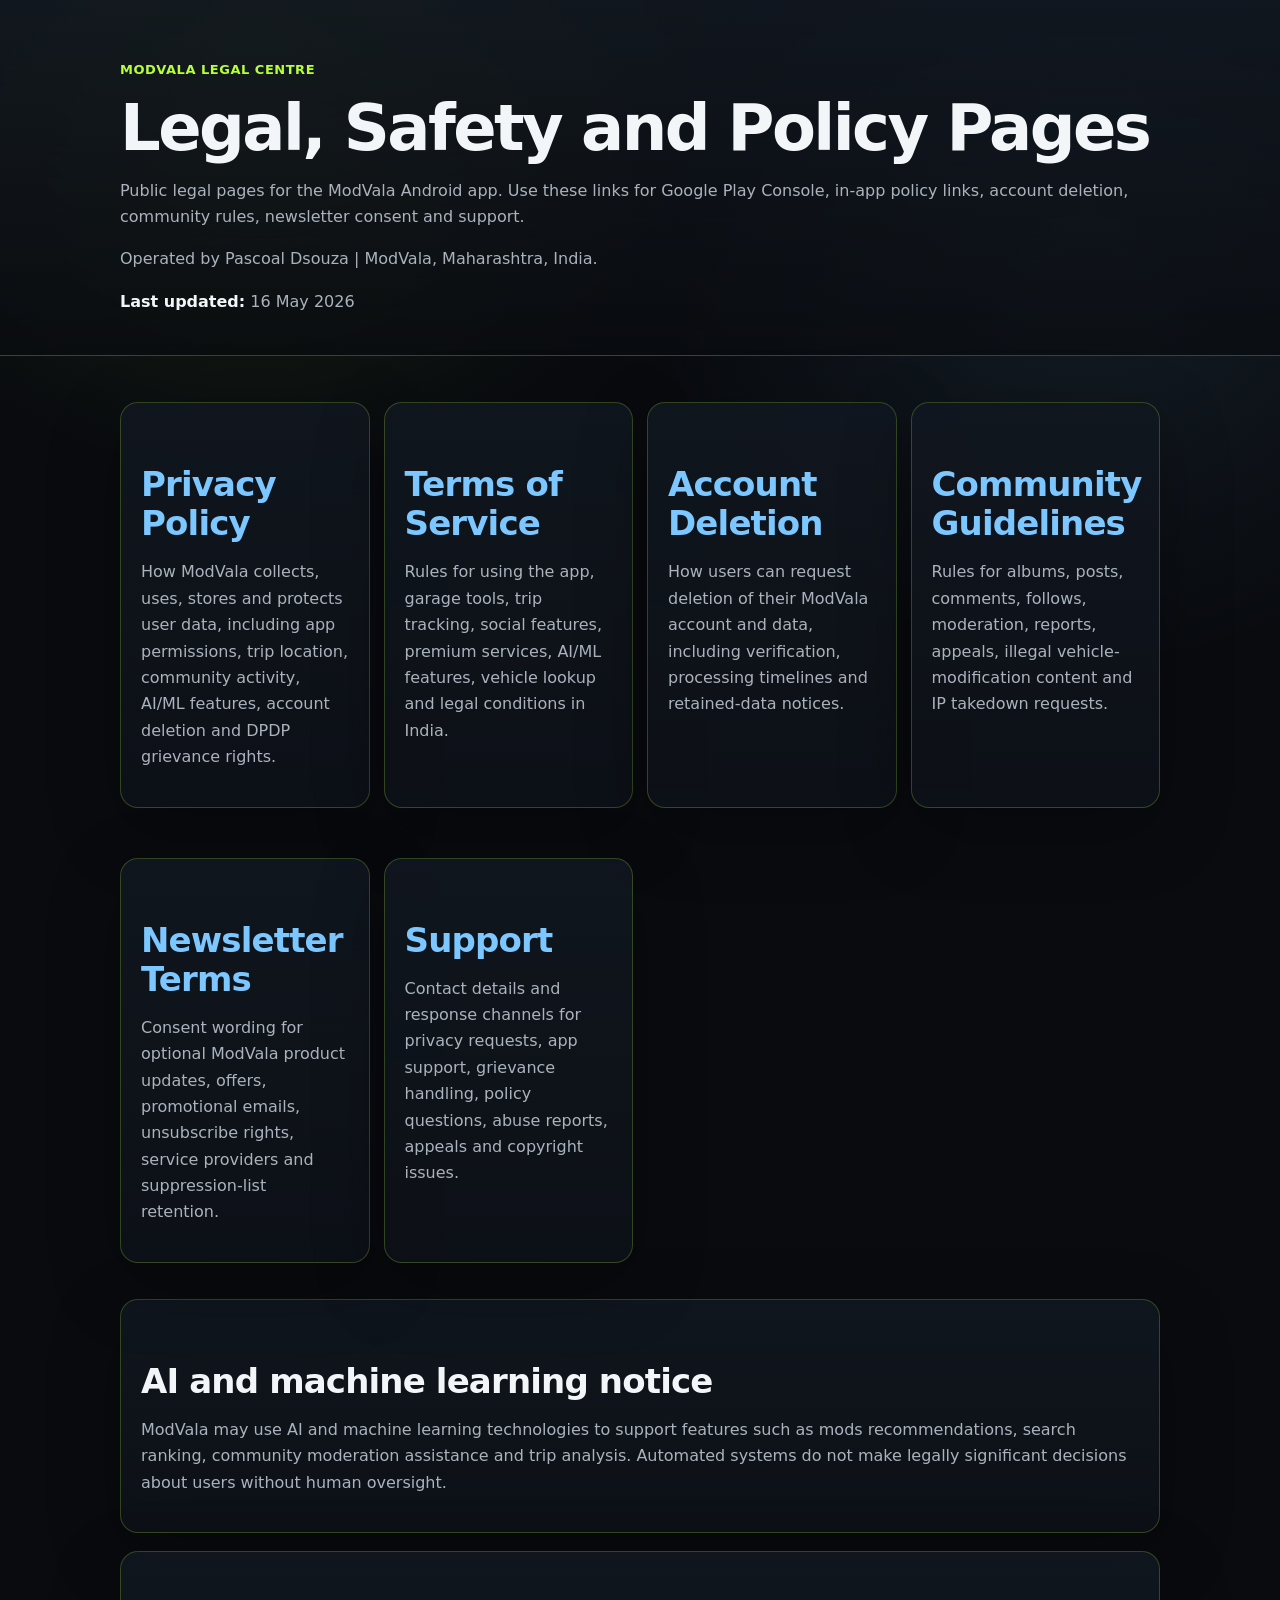
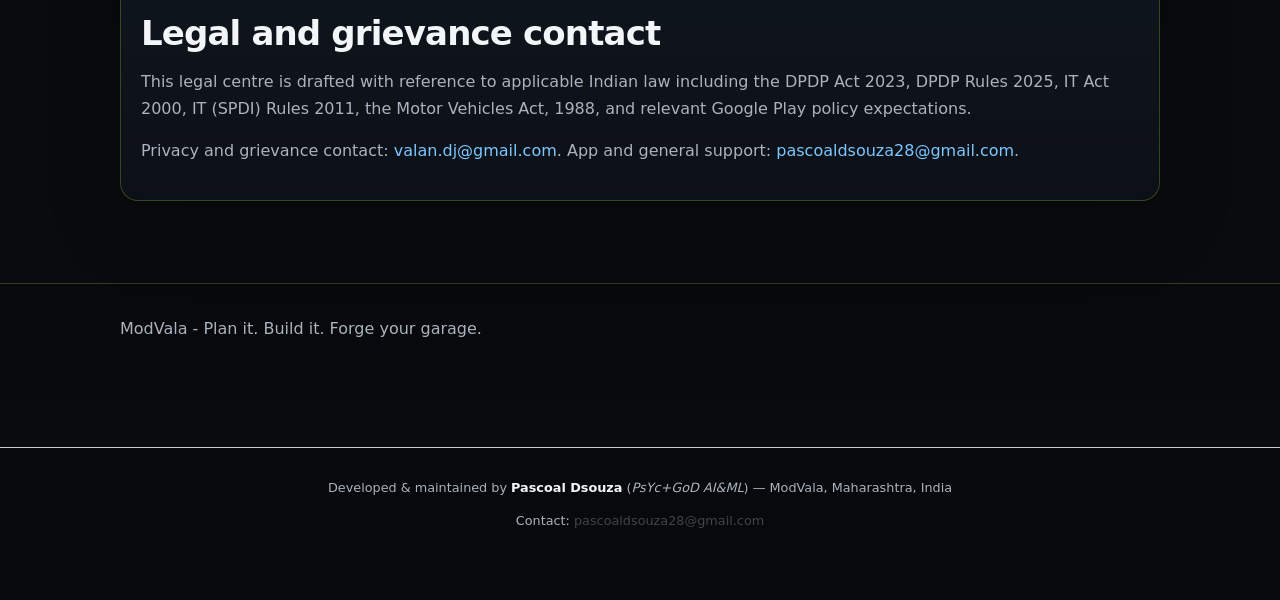
<file: index.html>
<!doctype html>
<html lang="en-IN">
<head>
  <meta charset="utf-8">
  <meta name="viewport" content="width=device-width, initial-scale=1">
  <title>ModVala Legal Centre</title>
  <meta name="description" content="Public legal, privacy, safety, account deletion, support, community and newsletter policy pages for the ModVala Android app.">
  <meta name="author" content="Pascoal Dsouza">
  <link rel="stylesheet" href="legal.css">
  <style>
    .modvala-footer {
      margin-top: 3rem;
      padding-top: 1rem;
      border-top: 1px solid #ccc;
      text-align: center;
      font-size: 0.8rem;
      color: #666;
      font-family: inherit;
    }
    .modvala-footer a {
      color: #444;
    }
  </style>
</head>
<body>
  <header>
    <div class="wrap">
      <div class="brand">ModVala Legal Centre</div>
      <h1>Legal, Safety and Policy Pages</h1>
      <p>Public legal pages for the ModVala Android app. Use these links for Google Play Console, in-app policy links, account deletion, community rules, newsletter consent and support.</p>
      <p>Operated by Pascoal Dsouza | ModVala, Maharashtra, India.</p>
      <p><strong>Last updated:</strong> 16 May 2026</p>
    </div>
  </header>
  <main>
    <section class="grid">
      <a class="card" href="privacy.html"><h2>Privacy Policy</h2><p>How ModVala collects, uses, stores and protects user data, including app permissions, trip location, community activity, AI/ML features, account deletion and DPDP grievance rights.</p></a>
      <a class="card" href="terms.html"><h2>Terms of Service</h2><p>Rules for using the app, garage tools, trip tracking, social features, premium services, AI/ML features, vehicle lookup and legal conditions in India.</p></a>
      <a class="card" href="account-deletion.html"><h2>Account Deletion</h2><p>How users can request deletion of their ModVala account and data, including verification, processing timelines and retained-data notices.</p></a>
      <a class="card" href="community-guidelines.html"><h2>Community Guidelines</h2><p>Rules for albums, posts, comments, follows, moderation, reports, appeals, illegal vehicle-modification content and IP takedown requests.</p></a>
      <a class="card" href="newsletter.html"><h2>Newsletter Terms</h2><p>Consent wording for optional ModVala product updates, offers, promotional emails, unsubscribe rights, service providers and suppression-list retention.</p></a>
      <a class="card" href="support.html"><h2>Support</h2><p>Contact details and response channels for privacy requests, app support, grievance handling, policy questions, abuse reports, appeals and copyright issues.</p></a>
    </section>
    <section class="card">
      <h2>AI and machine learning notice</h2>
      <p>ModVala may use AI and machine learning technologies to support features such as mods recommendations, search ranking, community moderation assistance and trip analysis. Automated systems do not make legally significant decisions about users without human oversight.</p>
    </section>
    <section class="card">
      <h2>Legal and grievance contact</h2>
      <p>This legal centre is drafted with reference to applicable Indian law including the DPDP Act 2023, DPDP Rules 2025, IT Act 2000, IT (SPDI) Rules 2011, the Motor Vehicles Act, 1988, and relevant Google Play policy expectations.</p>
      <p>Privacy and grievance contact: <a href="mailto:valan.dj@gmail.com">valan.dj@gmail.com</a>. App and general support: <a href="mailto:pascoaldsouza28@gmail.com">pascoaldsouza28@gmail.com</a>.</p>
    </section>
  </main>
  <footer><div class="wrap">ModVala - Plan it. Build it. Forge your garage.</div></footer>
  <footer class="modvala-footer">
    <p>Developed &amp; maintained by <strong>Pascoal Dsouza</strong> (<em>PsYc+GoD AI&amp;ML</em>) &mdash; ModVala, Maharashtra, India</p>
    <p>Contact: <a href="mailto:pascoaldsouza28@gmail.com">pascoaldsouza28@gmail.com</a></p>
  </footer>
</body>
</html>
</file>
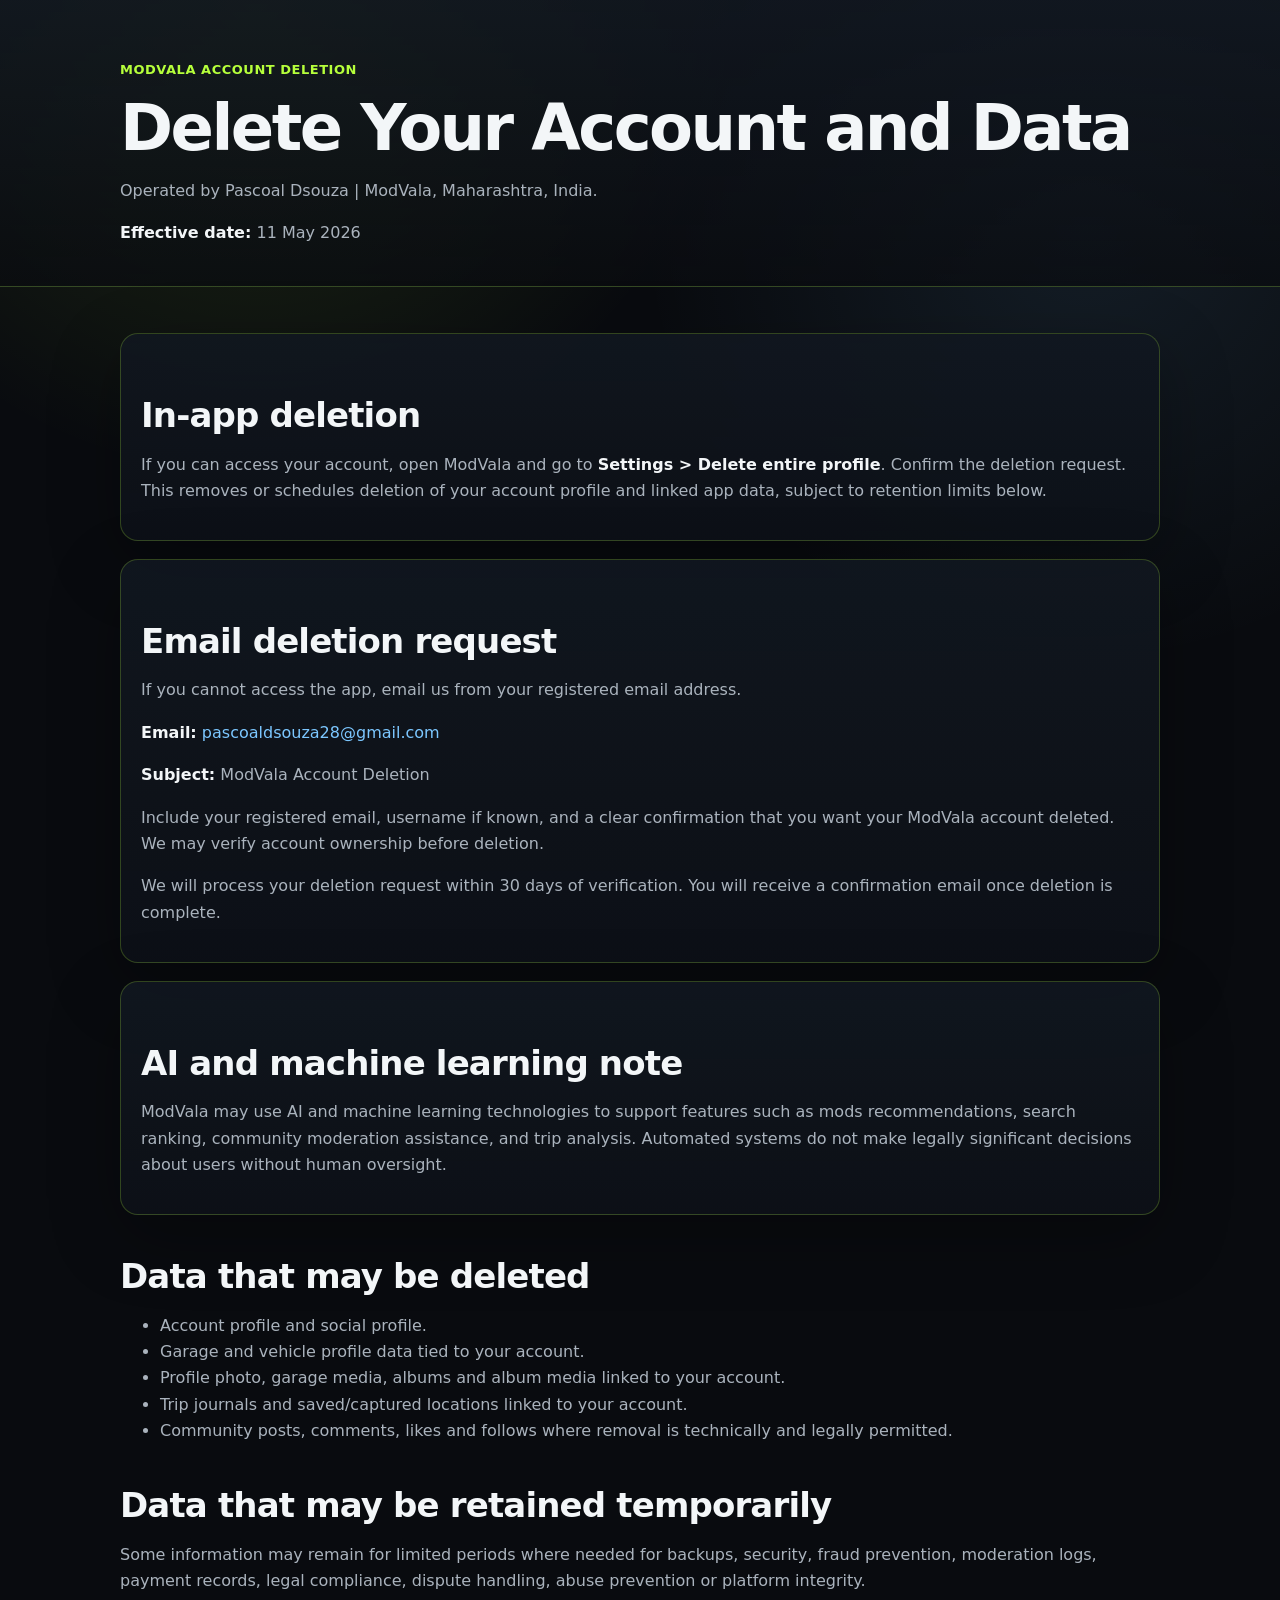
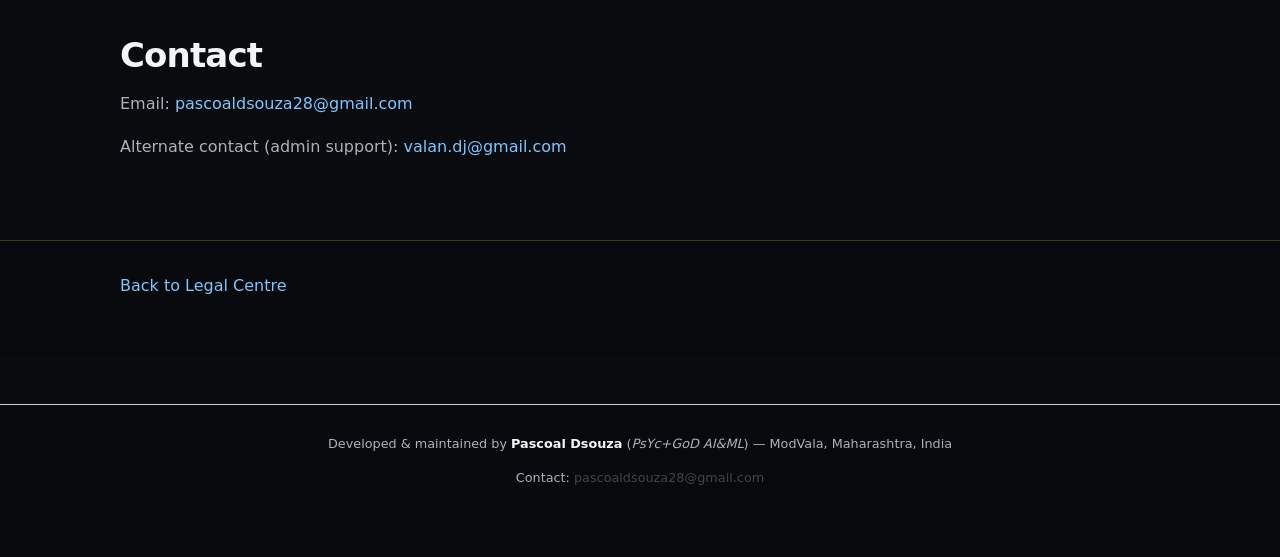
<file: account-deletion.html>
<!doctype html>
<html lang="en-IN">
<head>
  <meta charset="utf-8">
  <meta name="viewport" content="width=device-width, initial-scale=1">
  <title>ModVala Account Deletion</title>
  <meta name="description" content="Account deletion instructions for ModVala users, including deletion request steps, verification, timelines, and retained data notices.">
  <meta name="author" content="Pascoal Dsouza">
  <link rel="stylesheet" href="legal.css">
  <style>
    .modvala-footer {
      margin-top: 3rem;
      padding-top: 1rem;
      border-top: 1px solid #ccc;
      text-align: center;
      font-size: 0.8rem;
      color: #666;
      font-family: inherit;
    }
    .modvala-footer a {
      color: #444;
    }
  </style>
</head>
<body>
  <header><div class="wrap">
    <div class="brand">ModVala Account Deletion</div>
    <h1>Delete Your Account and Data</h1>
    <p>Operated by Pascoal Dsouza | ModVala, Maharashtra, India.</p>
    <p><strong>Effective date:</strong> 11 May 2026</p>
  </div></header>
  <main>
    <section class="card">
      <h2>In-app deletion</h2>
      <p>If you can access your account, open ModVala and go to <strong>Settings &gt; Delete entire profile</strong>. Confirm the deletion request. This removes or schedules deletion of your account profile and linked app data, subject to retention limits below.</p>
    </section>
    <section class="card">
      <h2>Email deletion request</h2>
      <p>If you cannot access the app, email us from your registered email address.</p>
      <p><strong>Email:</strong> <a href="mailto:pascoaldsouza28@gmail.com?subject=ModVala%20Account%20Deletion">pascoaldsouza28@gmail.com</a></p>
      <p><strong>Subject:</strong> ModVala Account Deletion</p>
      <p>Include your registered email, username if known, and a clear confirmation that you want your ModVala account deleted. We may verify account ownership before deletion.</p>
      <p>We will process your deletion request within 30 days of verification. You will receive a confirmation email once deletion is complete.</p>
    </section>
    <section class="card">
      <h2>AI and machine learning note</h2>
      <p>ModVala may use AI and machine learning technologies to support features such as mods recommendations, search ranking, community moderation assistance, and trip analysis. Automated systems do not make legally significant decisions about users without human oversight.</p>
    </section>
    <h2>Data that may be deleted</h2>
    <ul>
      <li>Account profile and social profile.</li>
      <li>Garage and vehicle profile data tied to your account.</li>
      <li>Profile photo, garage media, albums and album media linked to your account.</li>
      <li>Trip journals and saved/captured locations linked to your account.</li>
      <li>Community posts, comments, likes and follows where removal is technically and legally permitted.</li>
    </ul>
    <h2>Data that may be retained temporarily</h2>
    <p>Some information may remain for limited periods where needed for backups, security, fraud prevention, moderation logs, payment records, legal compliance, dispute handling, abuse prevention or platform integrity.</p>
    <h2>Contact</h2>
    <p>Email: <a href="mailto:pascoaldsouza28@gmail.com">pascoaldsouza28@gmail.com</a></p>
    <p>Alternate contact (admin support): <a href="mailto:valan.dj@gmail.com">valan.dj@gmail.com</a></p>
  </main>
  <footer><div class="wrap"><a href="index.html">Back to Legal Centre</a></div></footer>
  <footer class="modvala-footer">
    <p>Developed &amp; maintained by <strong>Pascoal Dsouza</strong> (<em>PsYc+GoD AI&amp;ML</em>) &mdash; ModVala, Maharashtra, India</p>
    <p>Contact: <a href="mailto:pascoaldsouza28@gmail.com">pascoaldsouza28@gmail.com</a></p>
  </footer>
</body>
</html>
</file>
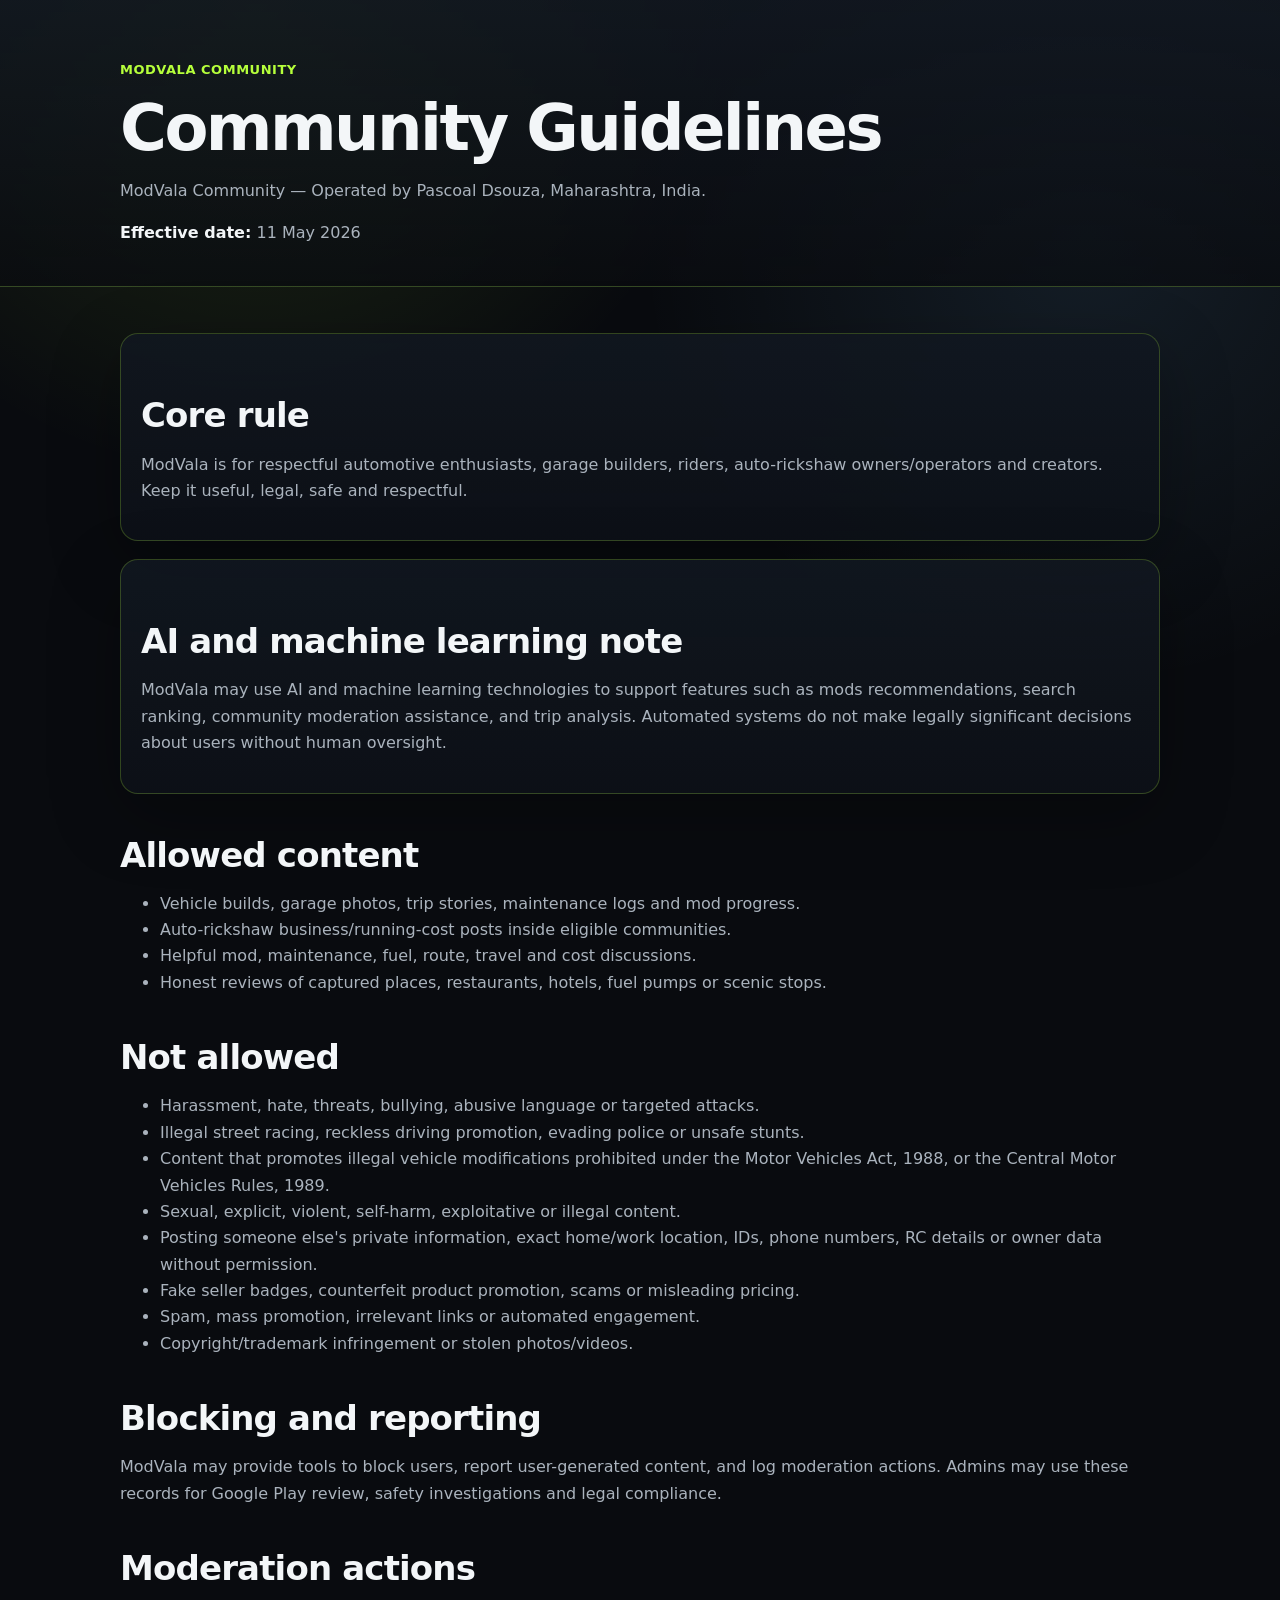
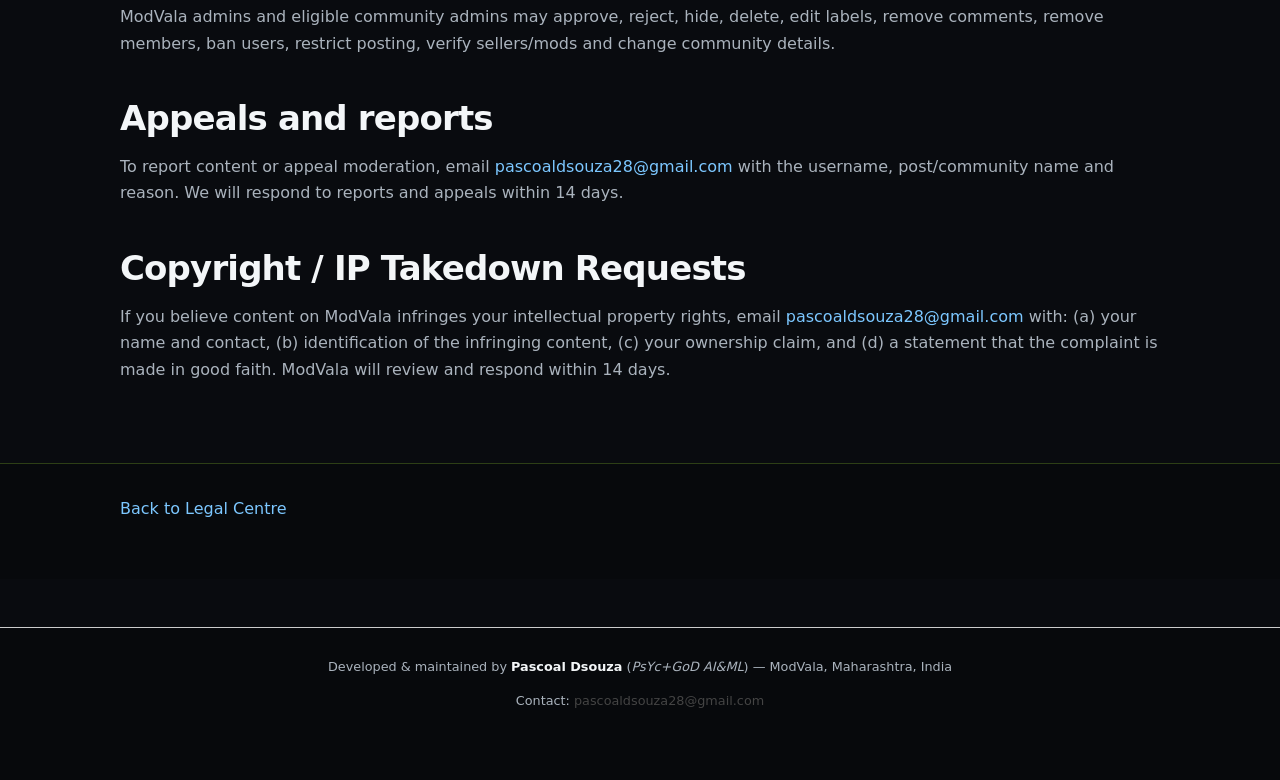
<file: community-guidelines.html>
<!doctype html>
<html lang="en-IN">
<head>
  <meta charset="utf-8">
  <meta name="viewport" content="width=device-width, initial-scale=1">
  <title>ModVala Community Guidelines</title>
  <meta name="description" content="Community Guidelines for ModVala users, including allowed content, prohibited conduct, reporting, moderation, appeals, and IP takedown requests.">
  <meta name="author" content="Pascoal Dsouza">
  <link rel="stylesheet" href="legal.css">
  <style>
    .modvala-footer {
      margin-top: 3rem;
      padding-top: 1rem;
      border-top: 1px solid #ccc;
      text-align: center;
      font-size: 0.8rem;
      color: #666;
      font-family: inherit;
    }
    .modvala-footer a {
      color: #444;
    }
  </style>
</head>
<body>
  <header><div class="wrap">
    <div class="brand">ModVala Community</div>
    <h1>Community Guidelines</h1>
    <p>ModVala Community &mdash; Operated by Pascoal Dsouza, Maharashtra, India.</p>
    <p><strong>Effective date:</strong> 11 May 2026</p>
  </div></header>
  <main>
    <section class="card">
      <h2>Core rule</h2>
      <p>ModVala is for respectful automotive enthusiasts, garage builders, riders, auto-rickshaw owners/operators and creators. Keep it useful, legal, safe and respectful.</p>
    </section>
    <section class="card">
      <h2>AI and machine learning note</h2>
      <p>ModVala may use AI and machine learning technologies to support features such as mods recommendations, search ranking, community moderation assistance, and trip analysis. Automated systems do not make legally significant decisions about users without human oversight.</p>
    </section>
    <h2>Allowed content</h2>
    <ul>
      <li>Vehicle builds, garage photos, trip stories, maintenance logs and mod progress.</li>
      <li>Auto-rickshaw business/running-cost posts inside eligible communities.</li>
      <li>Helpful mod, maintenance, fuel, route, travel and cost discussions.</li>
      <li>Honest reviews of captured places, restaurants, hotels, fuel pumps or scenic stops.</li>
    </ul>
    <h2>Not allowed</h2>
    <ul>
      <li>Harassment, hate, threats, bullying, abusive language or targeted attacks.</li>
      <li>Illegal street racing, reckless driving promotion, evading police or unsafe stunts.</li>
      <li>Content that promotes illegal vehicle modifications prohibited under the Motor Vehicles Act, 1988, or the Central Motor Vehicles Rules, 1989.</li>
      <li>Sexual, explicit, violent, self-harm, exploitative or illegal content.</li>
      <li>Posting someone else's private information, exact home/work location, IDs, phone numbers, RC details or owner data without permission.</li>
      <li>Fake seller badges, counterfeit product promotion, scams or misleading pricing.</li>
      <li>Spam, mass promotion, irrelevant links or automated engagement.</li>
      <li>Copyright/trademark infringement or stolen photos/videos.</li>
    </ul>
    <h2>Blocking and reporting</h2>
    <p>ModVala may provide tools to block users, report user-generated content, and log moderation actions. Admins may use these records for Google Play review, safety investigations and legal compliance.</p>
    <h2>Moderation actions</h2>
    <p>ModVala admins and eligible community admins may approve, reject, hide, delete, edit labels, remove comments, remove members, ban users, restrict posting, verify sellers/mods and change community details.</p>
    <h2>Appeals and reports</h2>
    <p>To report content or appeal moderation, email <a href="mailto:pascoaldsouza28@gmail.com">pascoaldsouza28@gmail.com</a> with the username, post/community name and reason. We will respond to reports and appeals within 14 days.</p>
    <h2>Copyright / IP Takedown Requests</h2>
    <p>If you believe content on ModVala infringes your intellectual property rights, email <a href="mailto:pascoaldsouza28@gmail.com">pascoaldsouza28@gmail.com</a> with: (a) your name and contact, (b) identification of the infringing content, (c) your ownership claim, and (d) a statement that the complaint is made in good faith. ModVala will review and respond within 14 days.</p>
  </main>
  <footer><div class="wrap"><a href="index.html">Back to Legal Centre</a></div></footer>
  <footer class="modvala-footer">
    <p>Developed &amp; maintained by <strong>Pascoal Dsouza</strong> (<em>PsYc+GoD AI&amp;ML</em>) &mdash; ModVala, Maharashtra, India</p>
    <p>Contact: <a href="mailto:pascoaldsouza28@gmail.com">pascoaldsouza28@gmail.com</a></p>
  </footer>
</body>
</html>
</file>
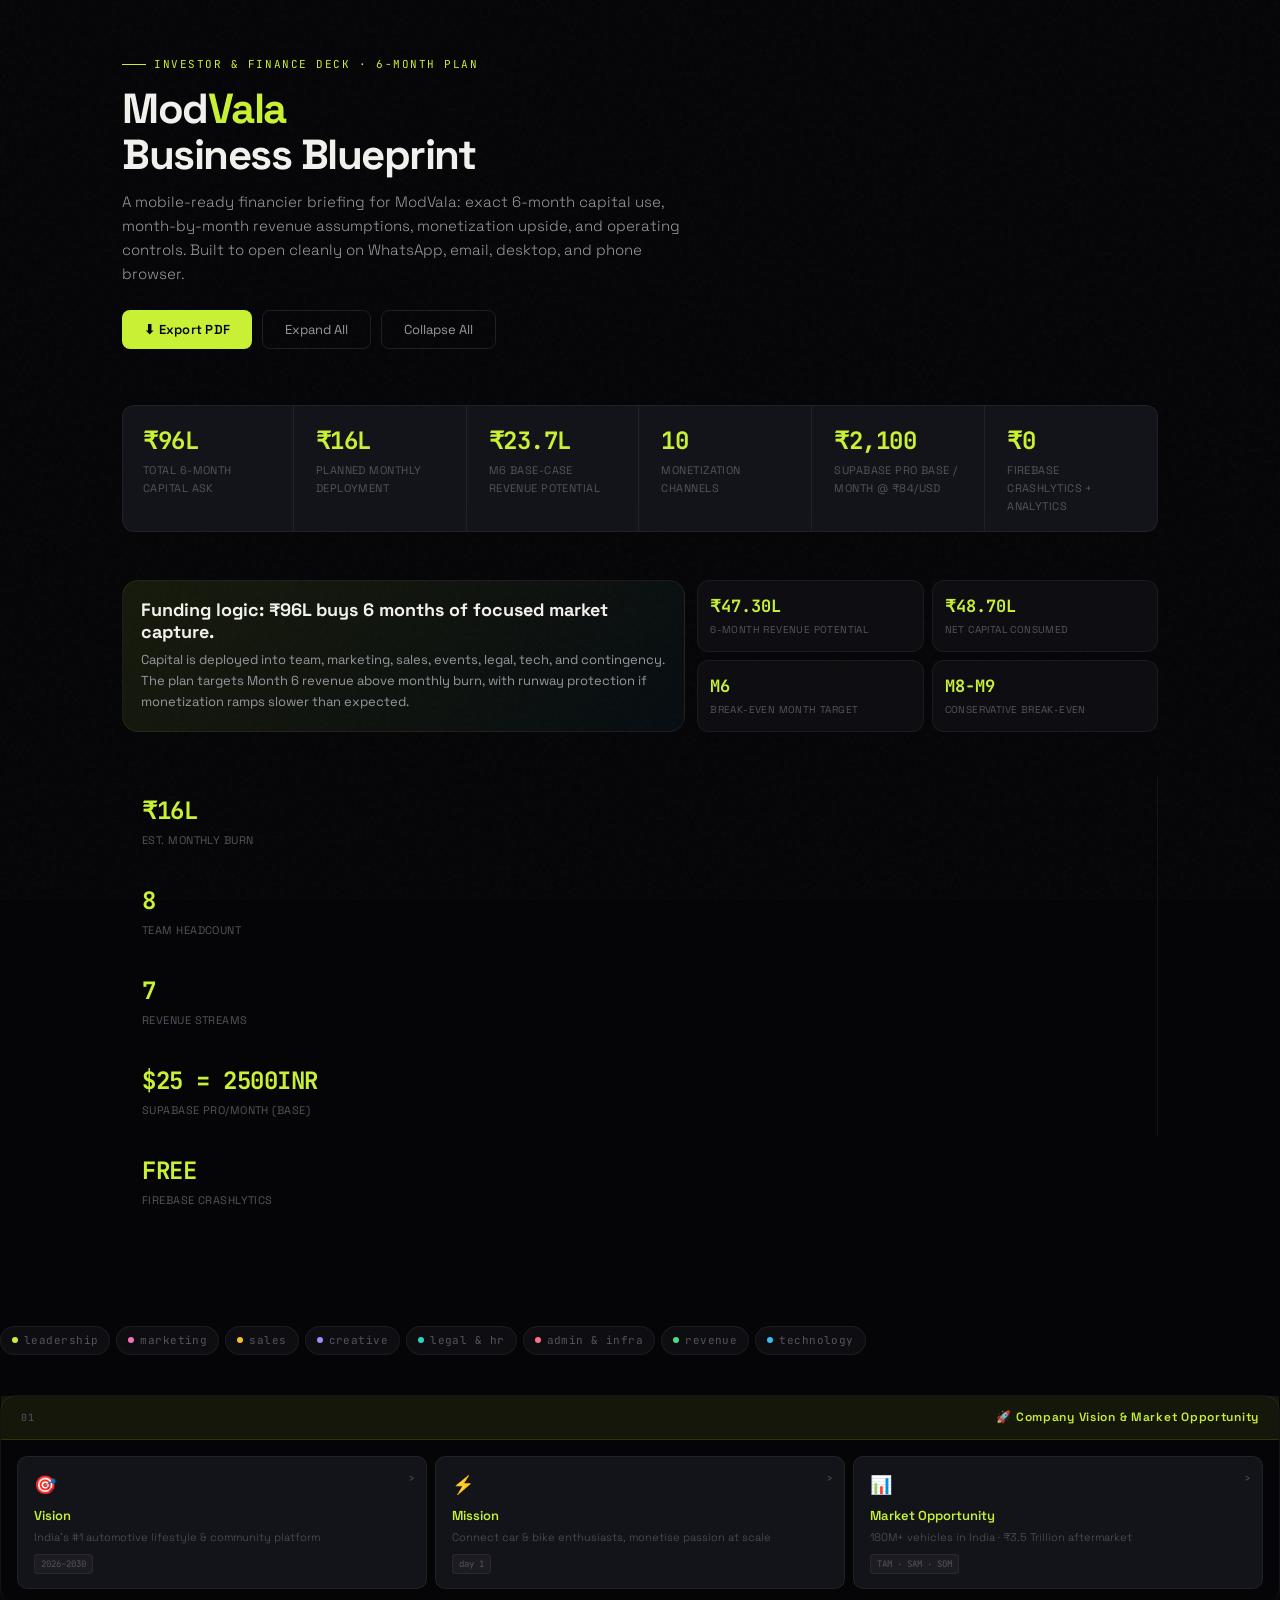
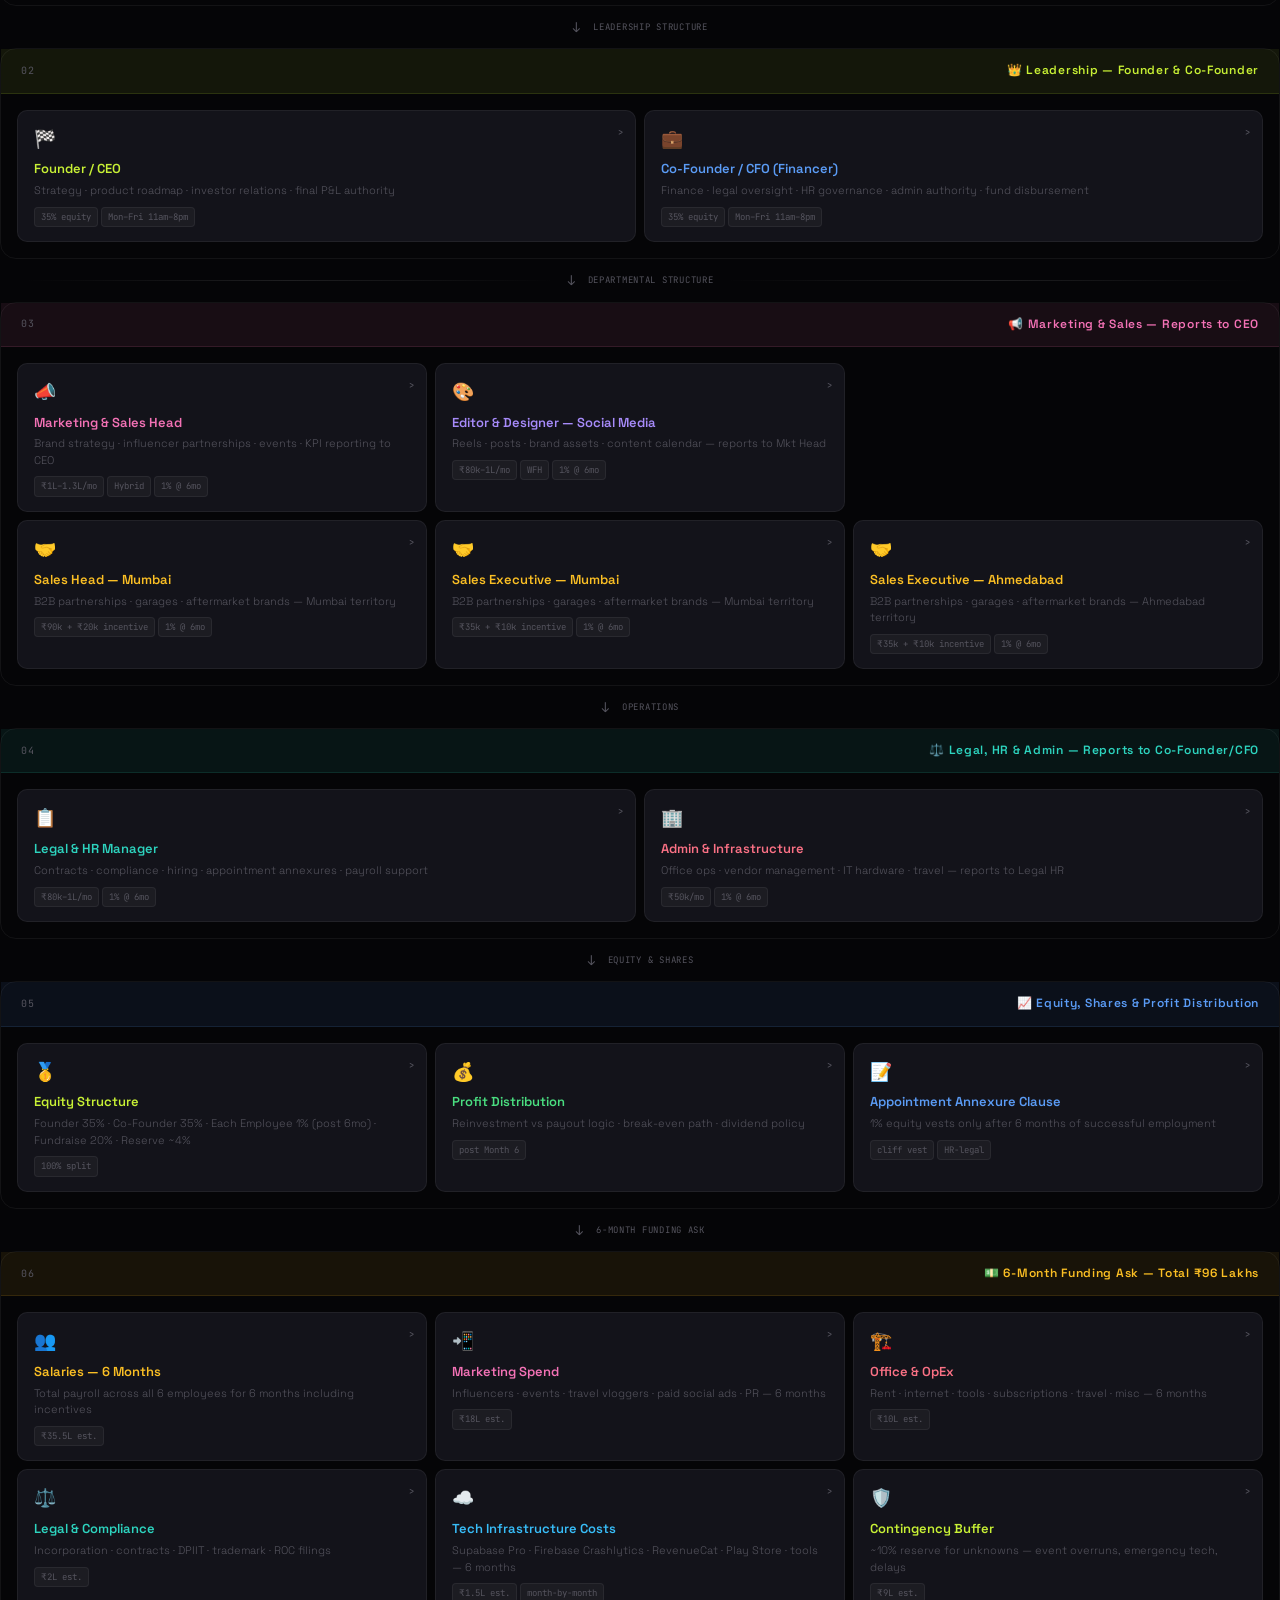
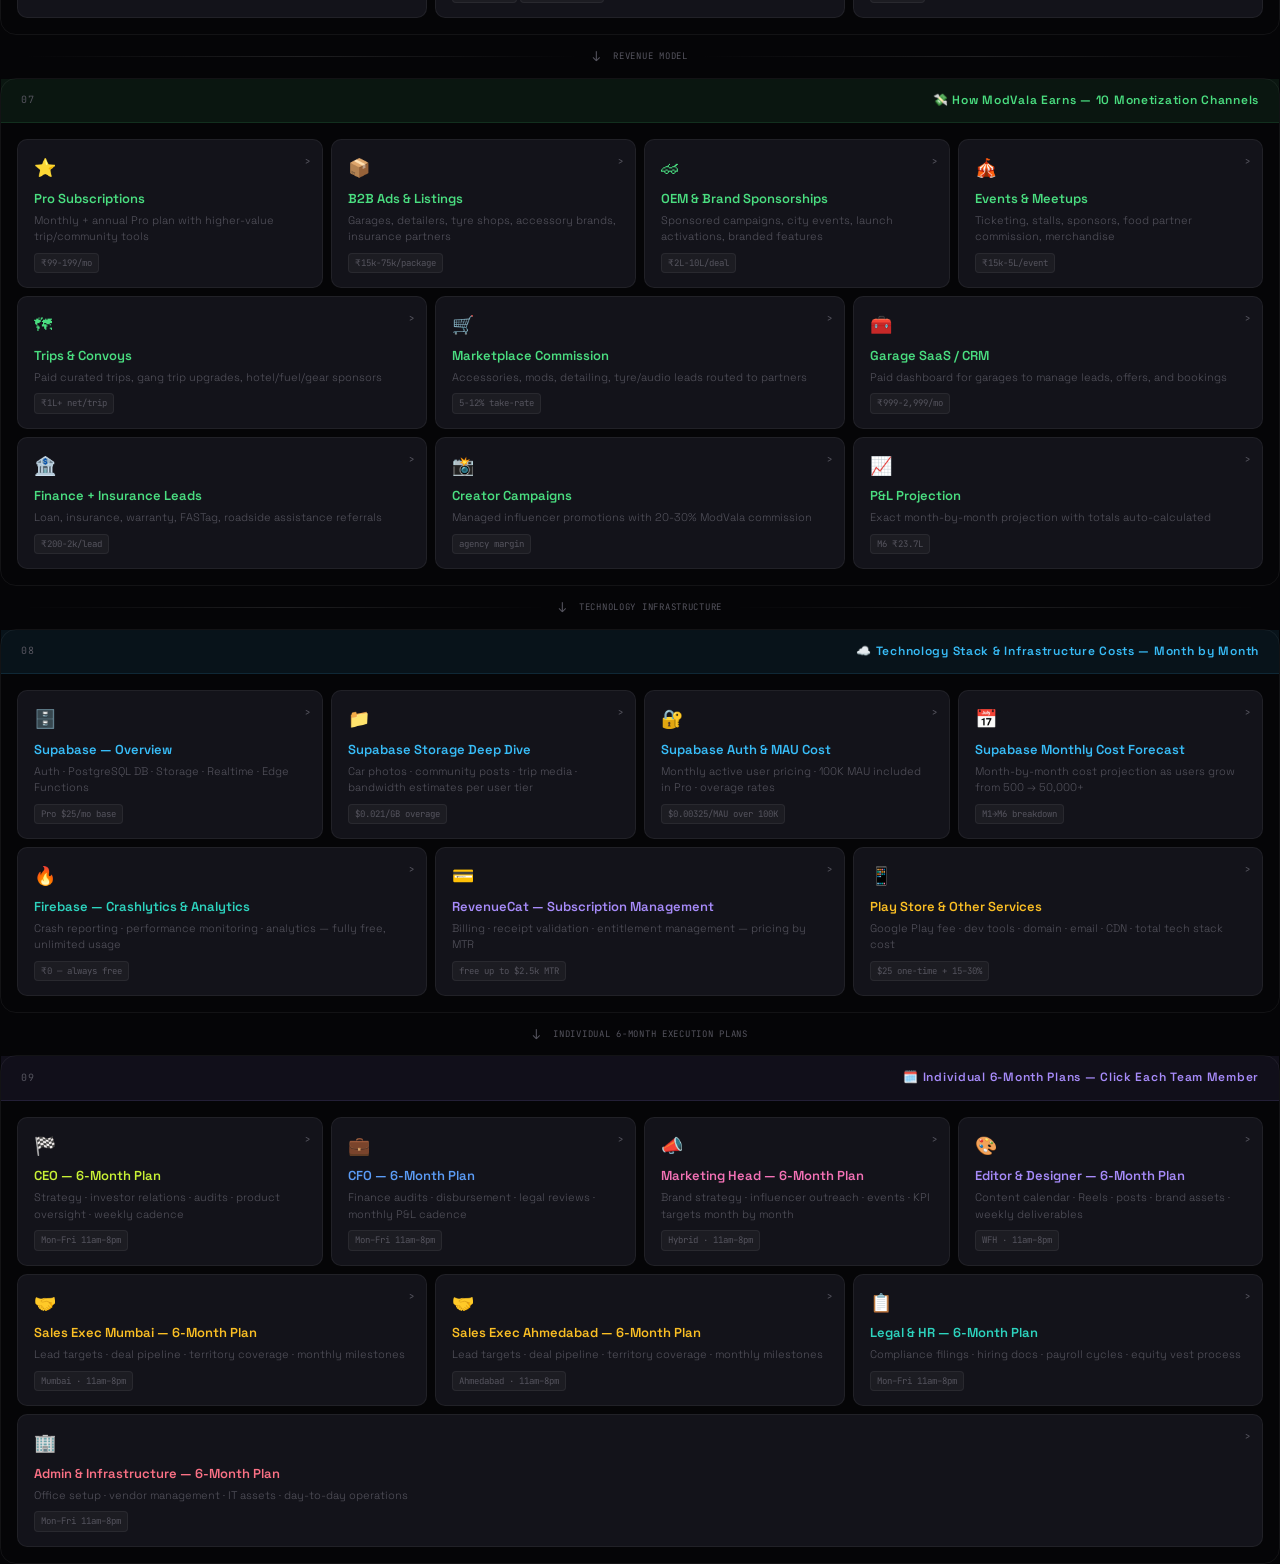
<file: modvala_finance_deck_v2.html>
<!DOCTYPE html>
<html lang="en">
<head>
<meta charset="UTF-8">
<meta name="viewport" content="width=device-width, initial-scale=1.0">
<title>ModVala — Investor & Finance Deck</title>
<link href="https://fonts.googleapis.com/css2?family=Space+Grotesk:wght@300;400;500;600;700&family=JetBrains+Mono:wght@400;500&display=swap" rel="stylesheet">
<style>
:root{
  --bg:#050507;--s1:#0d0d12;--s2:#13131a;--s3:#1a1a24;
  --b1:rgba(255,255,255,0.06);--b2:rgba(255,255,255,0.1);--b3:rgba(255,255,255,0.18);
  --t1:#f2f0ec;--t2:#9998a0;--t3:#55545e;
  --lime:#c8f135;--lime2:rgba(200,241,53,0.08);
  --blue:#5b9cf6;--blue2:rgba(91,156,246,0.08);
  --green:#4ade80;--green2:rgba(74,222,128,0.08);
  --pink:#f472b6;--pink2:rgba(244,114,182,0.08);
  --amber:#fbbf24;--amber2:rgba(251,191,36,0.08);
  --purple:#a78bfa;--purple2:rgba(167,139,250,0.08);
  --teal:#2dd4bf;--teal2:rgba(45,212,191,0.08);
  --coral:#fb7185;--coral2:rgba(251,113,133,0.08);
  --sky:#38bdf8;--sky2:rgba(56,189,248,0.08);
}
*{box-sizing:border-box;margin:0;padding:0}
html{scroll-behavior:smooth}
body{background:var(--bg);color:var(--t1);font-family:'Space Grotesk',sans-serif;font-size:14px;line-height:1.6;min-height:100vh;overflow-x:hidden}
body::before{content:'';position:fixed;inset:0;background-image:url("data:image/svg+xml,%3Csvg viewBox='0 0 256 256' xmlns='http://www.w3.org/2000/svg'%3E%3Cfilter id='noise'%3E%3CfeTurbulence type='fractalNoise' baseFrequency='0.9' numOctaves='4' stitchTiles='stitch'/%3E%3C/filter%3E%3Crect width='100%25' height='100%25' filter='url(%23noise)' opacity='0.04'/%3E%3C/svg%3E");pointer-events:none;z-index:0;opacity:0.6}
.page{max-width:1100px;margin:0 auto;padding:56px 32px 100px;position:relative;z-index:1}
.header{margin-bottom:56px}
.header-eyebrow{font-family:'JetBrains Mono',monospace;font-size:11px;letter-spacing:0.14em;color:var(--lime);margin-bottom:12px;display:flex;align-items:center;gap:8px}
.header-eyebrow::before{content:'';width:24px;height:1px;background:var(--lime)}
h1{font-size:42px;font-weight:700;letter-spacing:-1.5px;line-height:1.1;color:var(--t1)}
h1 em{color:var(--lime);font-style:normal}
.header-sub{font-size:15px;color:var(--t2);margin-top:12px;max-width:560px;font-weight:300}
.header-actions{display:flex;gap:10px;margin-top:24px;flex-wrap:wrap}
.btn-primary{display:inline-flex;align-items:center;gap:8px;padding:10px 22px;background:var(--lime);color:#050507;border:none;border-radius:8px;font-family:'Space Grotesk',sans-serif;font-size:13px;font-weight:600;cursor:pointer;letter-spacing:0.02em;transition:all 0.2s}
.btn-primary:hover{background:#d4f255;transform:translateY(-1px)}
.btn-secondary{display:inline-flex;align-items:center;gap:8px;padding:10px 22px;background:transparent;color:var(--t2);border:0.5px solid var(--b2);border-radius:8px;font-family:'Space Grotesk',sans-serif;font-size:13px;cursor:pointer;transition:all 0.2s}
.btn-secondary:hover{border-color:var(--b3);color:var(--t1)}
.stats{display:flex;gap:2px;margin-bottom:48px;background:var(--s2);border-radius:12px;border:0.5px solid var(--b1);overflow:hidden;flex-wrap:wrap}
.stat{flex:1;min-width:120px;padding:16px 20px;border-right:0.5px solid var(--b1)}
.stat:last-child{border-right:none}
.stat-num{font-size:24px;font-weight:700;color:var(--lime);letter-spacing:-0.5px;font-family:'JetBrains Mono',monospace}
.stat-label{font-size:11px;color:var(--t3);margin-top:2px;letter-spacing:0.04em}
.legend{display:flex;flex-wrap:wrap;gap:6px;margin-bottom:40px}
.leg{display:flex;align-items:center;gap:6px;padding:5px 11px;border-radius:999px;border:0.5px solid var(--b1);font-size:11px;color:var(--t3);font-family:'JetBrains Mono',monospace;letter-spacing:0.04em;background:var(--s1)}
.leg-dot{width:6px;height:6px;border-radius:50%;flex-shrink:0}
.flow{display:flex;flex-direction:column;gap:4px}
.layer{border-radius:16px;border:0.5px solid var(--b1);overflow:visible;position:relative;transition:border-color 0.2s}
.layer:hover{border-color:var(--b2)}
.layer-header{padding:12px 20px;display:flex;align-items:center;justify-content:space-between;border-bottom:0.5px solid var(--b1)}
.layer-num{font-family:'JetBrains Mono',monospace;font-size:10px;letter-spacing:0.1em;color:var(--t3)}
.layer-title{font-size:12px;font-weight:600;letter-spacing:0.06em;display:flex;align-items:center;gap:8px}
.layer-body{padding:16px}
.nodes-grid{display:grid;gap:8px}
.grid-4{grid-template-columns:repeat(4,1fr)}
.grid-3{grid-template-columns:repeat(3,1fr)}
.grid-2{grid-template-columns:repeat(2,1fr)}
.grid-1{grid-template-columns:1fr}
@media(max-width:700px){.grid-3,.grid-4,.grid-2{grid-template-columns:1fr}}
@media(max-width:900px){.grid-4{grid-template-columns:repeat(2,1fr)}}
.node{border-radius:10px;border:0.5px solid var(--b1);padding:14px 16px;cursor:pointer;transition:all 0.18s;position:relative;overflow:hidden;background:var(--s2)}
.node::before{content:'';position:absolute;inset:0;opacity:0;transition:opacity 0.2s;border-radius:10px}
.node:hover{transform:translateY(-2px);border-color:var(--b2)}
.node:hover::before{opacity:1}
.node.active{border-width:1px}
.node-icon{font-size:18px;margin-bottom:8px;display:block}
.node-name{font-size:13px;font-weight:600;color:var(--t1);line-height:1.3}
.node-desc{font-size:11px;color:var(--t3);margin-top:4px;line-height:1.5;font-weight:300}
.node-tag{margin-top:8px;display:flex;flex-wrap:wrap;gap:3px}
.ntag{font-family:'JetBrains Mono',monospace;font-size:9px;padding:2px 6px;border-radius:4px;background:rgba(255,255,255,0.04);color:var(--t3);border:0.5px solid var(--b1)}
.node-caret{position:absolute;top:12px;right:12px;font-size:11px;color:var(--t3);transition:all 0.2s}
.node:hover .node-caret{color:var(--t2)}
.node.active .node-caret{transform:rotate(90deg)}
.c-blue .node-icon,.c-blue .node-name{color:var(--blue)}
.c-blue:hover,.c-blue.active{border-color:var(--blue);background:var(--blue2)}
.c-blue::before{background:var(--blue2)}
.c-green .node-icon,.c-green .node-name{color:var(--green)}
.c-green:hover,.c-green.active{border-color:var(--green);background:var(--green2)}
.c-green::before{background:var(--green2)}
.c-pink .node-icon,.c-pink .node-name{color:var(--pink)}
.c-pink:hover,.c-pink.active{border-color:var(--pink);background:var(--pink2)}
.c-pink::before{background:var(--pink2)}
.c-amber .node-icon,.c-amber .node-name{color:var(--amber)}
.c-amber:hover,.c-amber.active{border-color:var(--amber);background:var(--amber2)}
.c-amber::before{background:var(--amber2)}
.c-purple .node-icon,.c-purple .node-name{color:var(--purple)}
.c-purple:hover,.c-purple.active{border-color:var(--purple);background:var(--purple2)}
.c-purple::before{background:var(--purple2)}
.c-teal .node-icon,.c-teal .node-name{color:var(--teal)}
.c-teal:hover,.c-teal.active{border-color:var(--teal);background:var(--teal2)}
.c-teal::before{background:var(--teal2)}
.c-coral .node-icon,.c-coral .node-name{color:var(--coral)}
.c-coral:hover,.c-coral.active{border-color:var(--coral);background:var(--coral2)}
.c-coral::before{background:var(--coral2)}
.c-lime .node-icon,.c-lime .node-name{color:var(--lime)}
.c-lime:hover,.c-lime.active{border-color:var(--lime);background:var(--lime2)}
.c-lime::before{background:var(--lime2)}
.c-sky .node-icon,.c-sky .node-name{color:var(--sky)}
.c-sky:hover,.c-sky.active{border-color:var(--sky);background:var(--sky2)}
.c-sky::before{background:var(--sky2)}
.lh-blue{background:var(--blue2);border-bottom-color:rgba(91,156,246,0.12)}.lh-blue .layer-title{color:var(--blue)}
.lh-green{background:var(--green2);border-bottom-color:rgba(74,222,128,0.12)}.lh-green .layer-title{color:var(--green)}
.lh-pink{background:var(--pink2);border-bottom-color:rgba(244,114,182,0.12)}.lh-pink .layer-title{color:var(--pink)}
.lh-amber{background:var(--amber2);border-bottom-color:rgba(251,191,36,0.12)}.lh-amber .layer-title{color:var(--amber)}
.lh-purple{background:var(--purple2);border-bottom-color:rgba(167,139,250,0.12)}.lh-purple .layer-title{color:var(--purple)}
.lh-teal{background:var(--teal2);border-bottom-color:rgba(45,212,191,0.12)}.lh-teal .layer-title{color:var(--teal)}
.lh-coral{background:var(--coral2);border-bottom-color:rgba(251,113,133,0.12)}.lh-coral .layer-title{color:var(--coral)}
.lh-lime{background:var(--lime2);border-bottom-color:rgba(200,241,53,0.12)}.lh-lime .layer-title{color:var(--lime)}
.lh-sky{background:var(--sky2);border-bottom-color:rgba(56,189,248,0.12)}.lh-sky .layer-title{color:var(--sky)}
.connector{display:flex;align-items:center;padding:6px 24px;gap:12px}
.conn-line{flex:1;height:0.5px;background:linear-gradient(90deg,transparent,var(--b2),transparent)}
.conn-label{font-family:'JetBrains Mono',monospace;font-size:9px;color:var(--t3);letter-spacing:0.08em;white-space:nowrap}
.conn-arrow{color:var(--t3);font-size:14px}
.drawer{display:none;margin-top:8px;background:var(--s1);border:0.5px solid var(--b2);border-radius:12px;overflow:hidden}
.drawer.open{display:block;animation:slideDown 0.2s ease}
@keyframes slideDown{from{opacity:0;transform:translateY(-8px)}to{opacity:1;transform:translateY(0)}}
.drawer-top{padding:20px 24px 16px;border-bottom:0.5px solid var(--b1);display:flex;align-items:flex-start;justify-content:space-between;gap:16px}
.drawer-title{font-size:17px;font-weight:700;color:var(--t1);letter-spacing:-0.3px}
.drawer-close{background:var(--s3);border:0.5px solid var(--b1);color:var(--t3);border-radius:6px;padding:5px 12px;font-size:11px;cursor:pointer;font-family:'Space Grotesk',sans-serif;transition:all 0.15s;flex-shrink:0}
.drawer-close:hover{color:var(--t1);border-color:var(--b2)}
.drawer-body{padding:20px 24px;display:grid;grid-template-columns:1fr 1fr;gap:20px}
@media(max-width:600px){.drawer-body{grid-template-columns:1fr}}
.dl{font-family:'JetBrains Mono',monospace;font-size:9px;letter-spacing:0.1em;color:var(--t3);margin-bottom:5px}
.dv{font-size:13px;color:var(--t2);line-height:1.6;font-weight:300}
.dsec{padding:0 24px 20px}
.dsec-title{font-family:'JetBrains Mono',monospace;font-size:9px;letter-spacing:0.1em;color:var(--t3);margin-bottom:10px;margin-top:16px;border-top:0.5px solid var(--b1);padding-top:14px}
/* Plan blocks */
.plan-month{margin-bottom:4px}
.plan-month-head{font-size:12px;font-weight:600;color:var(--t1);margin-bottom:8px;padding:8px 12px;background:var(--s3);border-radius:8px;border:0.5px solid var(--b1)}
.week-block{margin-bottom:10px;padding:0 0 0 12px;border-left:2px solid var(--b2)}
.week-label{font-family:'JetBrains Mono',monospace;font-size:9px;color:var(--lime);letter-spacing:0.08em;margin-bottom:6px}
.plan-tasks{display:flex;flex-direction:column;gap:4px}
.plan-task{font-size:12px;color:var(--t2);display:flex;gap:8px;align-items:flex-start;padding:3px 0}
.plan-task::before{content:'›';color:var(--lime);flex-shrink:0;font-size:12px}
/* Tech cost table */
.tech-table{width:100%;border-collapse:collapse;margin-top:4px}
.tech-table th{font-family:'JetBrains Mono',monospace;font-size:9px;letter-spacing:0.08em;color:var(--t3);padding:8px 12px;border-bottom:0.5px solid var(--b2);text-align:left;background:var(--s3)}
.tech-table td{font-size:12px;color:var(--t2);padding:9px 12px;border-bottom:0.5px solid rgba(255,255,255,0.03)}
.tech-table tr:last-child td{border-bottom:none}
.tech-table .total-row td{color:var(--t1);font-weight:600;border-top:0.5px solid var(--b2);background:rgba(200,241,53,0.05)}
.tech-table .free-row td{color:var(--green)}
.num{font-family:'JetBrains Mono',monospace}
.badge-green{display:inline-flex;align-items:center;padding:1px 7px;border-radius:999px;font-size:10px;font-family:'JetBrains Mono',monospace;background:rgba(74,222,128,0.12);color:var(--green);border:0.5px solid rgba(74,222,128,0.25)}
.badge-amber{display:inline-flex;align-items:center;padding:1px 7px;border-radius:999px;font-size:10px;font-family:'JetBrains Mono',monospace;background:rgba(251,191,36,0.12);color:var(--amber);border:0.5px solid rgba(251,191,36,0.25)}
.badge-blue{display:inline-flex;align-items:center;padding:1px 7px;border-radius:999px;font-size:10px;font-family:'JetBrains Mono',monospace;background:rgba(91,156,246,0.12);color:var(--blue);border:0.5px solid rgba(91,156,246,0.25)}
.note-box{background:rgba(91,156,246,0.04);border:0.5px solid rgba(91,156,246,0.15);border-radius:8px;padding:10px 14px;margin-top:8px;margin-bottom:4px}
.note-label{font-family:'JetBrains Mono',monospace;font-size:9px;color:var(--blue);letter-spacing:0.08em;margin-bottom:4px}
.note-text{font-size:12px;color:var(--t2);line-height:1.5}
.warn-box{background:rgba(251,191,36,0.04);border:0.5px solid rgba(251,191,36,0.2);border-radius:8px;padding:10px 14px;margin-top:8px}
.warn-label{font-family:'JetBrains Mono',monospace;font-size:9px;color:var(--amber);letter-spacing:0.08em;margin-bottom:4px}
.chart-bar-wrap{display:flex;align-items:center;gap:10px;margin:3px 0}
.chart-bar-label{font-size:11px;color:var(--t3);min-width:60px;font-family:'JetBrains Mono',monospace}
.chart-bar-bg{flex:1;height:8px;background:var(--s3);border-radius:999px;overflow:hidden}
.chart-bar-fill{height:100%;border-radius:999px}
.chart-bar-val{font-family:'JetBrains Mono',monospace;font-size:11px;color:var(--t1);min-width:80px;text-align:right}

/* Mobile financer view */
.summary-strip{display:grid;grid-template-columns:1.1fr .9fr;gap:12px;margin:0 0 44px}
.summary-card{border:0.5px solid var(--b1);border-radius:16px;background:linear-gradient(135deg,rgba(200,241,53,.09),rgba(56,189,248,.045));padding:18px}
.summary-card h2{font-size:18px;line-height:1.2;margin-bottom:8px}
.summary-card p{color:var(--t2);font-size:13px}
.mini-metrics{display:grid;grid-template-columns:repeat(2,1fr);gap:8px}
.mini-metric{border:0.5px solid var(--b1);border-radius:12px;background:var(--s1);padding:12px}
.mini-metric strong{display:block;color:var(--lime);font-family:'JetBrains Mono',monospace;font-size:17px}
.mini-metric span{display:block;color:var(--t3);font-size:10px;letter-spacing:.04em;text-transform:uppercase;margin-top:2px}
.table-scroll{overflow-x:auto;-webkit-overflow-scrolling:touch;border-radius:12px}
.table-scroll table{min-width:860px}
@media(max-width:760px){
  body{font-size:13px}
  .page{padding:28px 14px 72px;max-width:100%}
  .header{margin-bottom:28px}
  .header-eyebrow{font-size:9px;letter-spacing:.09em;line-height:1.4}
  h1{font-size:34px;letter-spacing:-.8px}
  .header-sub{font-size:13px;max-width:none}
  .header-actions{position:sticky;bottom:10px;z-index:10;background:rgba(5,5,7,.86);backdrop-filter:blur(14px);padding:8px;border:0.5px solid var(--b1);border-radius:14px}
  .btn-primary,.btn-secondary{flex:1;justify-content:center;padding:11px 10px;font-size:12px}
  .stats{display:grid;grid-template-columns:repeat(2,minmax(0,1fr));gap:1px;margin-bottom:26px}
  .stat{min-width:0;border-right:none;padding:13px 12px}
  .stat-num{font-size:20px;white-space:normal;word-break:break-word}
  .stat-label{font-size:9px}
  .summary-strip{grid-template-columns:1fr;margin-bottom:28px}
  .mini-metrics{grid-template-columns:repeat(2,1fr)}
  .legend{display:none}
  .layer{border-radius:14px;margin-bottom:8px}
  .layer-header{padding:12px 14px;align-items:flex-start;gap:8px}
  .layer-title{font-size:11px;line-height:1.35;text-align:right}
  .layer-body{padding:12px}
  .nodes-grid{gap:8px}
  .grid-3,.grid-4,.grid-2{grid-template-columns:1fr}
  .node{padding:13px 14px}
  .node-name{font-size:13px}
  .node-desc{font-size:11px}
  .connector{padding:10px 4px}
  .conn-label{font-size:8px;white-space:normal;text-align:center}
  .drawer-top{padding:16px 14px}
  .drawer-title{font-size:15px}
  .drawer-body{padding:16px 14px;grid-template-columns:1fr;gap:14px}
  .dsec{padding:0 14px 16px}
  .tech-table th,.tech-table td{padding:8px 10px;font-size:11px;white-space:nowrap}
  .note-box,.warn-box{padding:10px 12px}
}

@media print{
  body{background:#fff;color:#111}
  :root{--bg:#fff;--s1:#f7f7f7;--s2:#f0f0f0;--s3:#e8e8e8;--b1:rgba(0,0,0,0.08);--b2:rgba(0,0,0,0.14);--t1:#111;--t2:#555;--t3:#888}
  .btn-primary,.btn-secondary{display:none}
  .drawer{display:block!important;border-color:#ccc}
  .drawer-close{display:none}
  .node{break-inside:avoid}.layer{break-inside:avoid}
  body::before{display:none}
}
</style>
</head>
<body>
<div class="page">

<div class="header">
  <div class="header-eyebrow">INVESTOR & FINANCE DECK · 6-MONTH PLAN</div>
  <h1>Mod<em>Vala</em><br>Business Blueprint</h1>
  <p class="header-sub">A mobile-ready financier briefing for ModVala: exact 6-month capital use, month-by-month revenue assumptions, monetization upside, and operating controls. Built to open cleanly on WhatsApp, email, desktop, and phone browser.</p>
  <div class="header-actions">
    <button class="btn-primary" onclick="window.print()">⬇ Export PDF</button>
    <button class="btn-secondary" onclick="expandAll()">Expand All</button>
    <button class="btn-secondary" onclick="collapseAll()">Collapse All</button>
  </div>
</div>


<div class="stats">
  <div class="stat"><div class="stat-num">&#8377;96L</div><div class="stat-label">TOTAL 6-MONTH CAPITAL ASK</div></div>
  <div class="stat"><div class="stat-num">&#8377;16L</div><div class="stat-label">PLANNED MONTHLY DEPLOYMENT</div></div>
  <div class="stat"><div class="stat-num">&#8377;23.7L</div><div class="stat-label">M6 BASE-CASE REVENUE POTENTIAL</div></div>
  <div class="stat"><div class="stat-num">10</div><div class="stat-label">MONETIZATION CHANNELS</div></div>
  <div class="stat"><div class="stat-num">&#8377;2,100</div><div class="stat-label">SUPABASE PRO BASE / MONTH @ &#8377;84/USD</div></div>
  <div class="stat"><div class="stat-num">&#8377;0</div><div class="stat-label">FIREBASE CRASHLYTICS + ANALYTICS</div></div>
</div>

<div class="summary-strip">
  <div class="summary-card">
    <h2>Funding logic: &#8377;96L buys 6 months of focused market capture.</h2>
    <p>Capital is deployed into team, marketing, sales, events, legal, tech, and contingency. The plan targets Month 6 revenue above monthly burn, with runway protection if monetization ramps slower than expected.</p>
  </div>
  <div class="mini-metrics">
    <div class="mini-metric"><strong>&#8377;47.30L</strong><span>6-month revenue potential</span></div>
    <div class="mini-metric"><strong>&#8377;48.70L</strong><span>net capital consumed</span></div>
    <div class="mini-metric"><strong>M6</strong><span>break-even month target</span></div>
    <div class="mini-metric"><strong>M8-M9</strong><span>conservative break-even</span></div>
  </div>
</div>

  <div class="stat"><div class="stat-num">₹16L</div><div class="stat-label">EST. MONTHLY BURN</div></div>
  <div class="stat"><div class="stat-num">8</div><div class="stat-label">TEAM HEADCOUNT</div></div>
  <div class="stat"><div class="stat-num">7</div><div class="stat-label">REVENUE STREAMS</div></div>
  <div class="stat"><div class="stat-num">$25 = 2500INR</div><div class="stat-label">SUPABASE PRO/MONTH (BASE)</div></div>
  <div class="stat"><div class="stat-num">FREE</div><div class="stat-label">FIREBASE CRASHLYTICS</div></div>
</div>

<div class="legend">
  <div class="leg"><div class="leg-dot" style="background:var(--lime)"></div>leadership</div>
  <div class="leg"><div class="leg-dot" style="background:var(--pink)"></div>marketing</div>
  <div class="leg"><div class="leg-dot" style="background:var(--amber)"></div>sales</div>
  <div class="leg"><div class="leg-dot" style="background:var(--purple)"></div>creative</div>
  <div class="leg"><div class="leg-dot" style="background:var(--teal)"></div>legal & hr</div>
  <div class="leg"><div class="leg-dot" style="background:var(--coral)"></div>admin & infra</div>
  <div class="leg"><div class="leg-dot" style="background:var(--green)"></div>revenue</div>
  <div class="leg"><div class="leg-dot" style="background:var(--sky)"></div>technology</div>
</div>

<div class="flow">

<!-- L01 VISION -->
<div class="layer">
  <div class="layer-header lh-lime">
    <span class="layer-num">01</span>
    <span class="layer-title">🚀 Company Vision & Market Opportunity</span>
  </div>
  <div class="layer-body">
    <div class="nodes-grid grid-3">
      <div class="node c-lime" onclick="tog('vision',this)"><span class="node-icon">🎯</span><div class="node-name">Vision</div><div class="node-desc">India's #1 automotive lifestyle & community platform</div><div class="node-tag"><span class="ntag">2026–2030</span></div><span class="node-caret">›</span></div>
      <div class="node c-lime" onclick="tog('mission',this)"><span class="node-icon">⚡</span><div class="node-name">Mission</div><div class="node-desc">Connect car & bike enthusiasts, monetise passion at scale</div><div class="node-tag"><span class="ntag">day 1</span></div><span class="node-caret">›</span></div>
      <div class="node c-lime" onclick="tog('market',this)"><span class="node-icon">📊</span><div class="node-name">Market Opportunity</div><div class="node-desc">180M+ vehicles in India · ₹3.5 Trillion aftermarket</div><div class="node-tag"><span class="ntag">TAM · SAM · SOM</span></div><span class="node-caret">›</span></div>
    </div>
    <div id="d-vision" class="drawer"></div>
    <div id="d-mission" class="drawer"></div>
    <div id="d-market" class="drawer"></div>
  </div>
</div>

<div class="connector"><div class="conn-line"></div><div class="conn-arrow">↓</div><div class="conn-label">LEADERSHIP STRUCTURE</div><div class="conn-line"></div></div>

<!-- L02 LEADERSHIP -->
<div class="layer">
  <div class="layer-header lh-lime">
    <span class="layer-num">02</span>
    <span class="layer-title">👑 Leadership — Founder & Co-Founder</span>
  </div>
  <div class="layer-body">
    <div class="nodes-grid grid-2">
      <div class="node c-lime" onclick="tog('ceo',this)"><span class="node-icon">🏁</span><div class="node-name">Founder / CEO</div><div class="node-desc">Strategy · product roadmap · investor relations · final P&L authority</div><div class="node-tag"><span class="ntag">35% equity</span><span class="ntag">Mon–Fri 11am–8pm</span></div><span class="node-caret">›</span></div>
      <div class="node c-blue" onclick="tog('cfo',this)"><span class="node-icon">💼</span><div class="node-name">Co-Founder / CFO (Financer)</div><div class="node-desc">Finance · legal oversight · HR governance · admin authority · fund disbursement</div><div class="node-tag"><span class="ntag">35% equity</span><span class="ntag">Mon–Fri 11am–8pm</span></div><span class="node-caret">›</span></div>
    </div>
    <div id="d-ceo" class="drawer"></div>
    <div id="d-cfo" class="drawer"></div>
  </div>
</div>

<div class="connector"><div class="conn-line"></div><div class="conn-arrow">↓</div><div class="conn-label">DEPARTMENTAL STRUCTURE</div><div class="conn-line"></div></div>

<!-- L03 MARKETING -->
<div class="layer">
  <div class="layer-header lh-pink">
    <span class="layer-num">03</span>
    <span class="layer-title">📢 Marketing & Sales — Reports to CEO</span>
  </div>
  <div class="layer-body">
    <div class="nodes-grid grid-3">
      <div class="node c-pink" onclick="tog('mkthead',this)"><span class="node-icon">📣</span><div class="node-name">Marketing & Sales Head</div><div class="node-desc">Brand strategy · influencer partnerships · events · KPI reporting to CEO</div><div class="node-tag"><span class="ntag">₹1L–1.3L/mo</span><span class="ntag">Hybrid</span><span class="ntag">1% @ 6mo</span></div><span class="node-caret">›</span></div>
      <div class="node c-purple" onclick="tog('editor',this)"><span class="node-icon">🎨</span><div class="node-name">Editor & Designer — Social Media</div><div class="node-desc">Reels · posts · brand assets · content calendar — reports to Mkt Head</div><div class="node-tag"><span class="ntag">₹80k–1L/mo</span><span class="ntag">WFH</span><span class="ntag">1% @ 6mo</span></div><span class="node-caret">›</span></div>
     </div>
	  <div style="margin-top:8px"><div class="nodes-grid grid-3">
	  <div class="node c-amber" onclick="tog('sales1',this)"><span class="node-icon">🤝</span><div class="node-name">Sales Head — Mumbai</div><div class="node-desc">B2B partnerships · garages · aftermarket brands — Mumbai territory</div><div class="node-tag"><span class="ntag">₹90k + ₹20k incentive</span><span class="ntag">1% @ 6mo</span></div><span class="node-caret">›</span></div>
      <div class="node c-amber" onclick="tog('sales1',this)"><span class="node-icon">🤝</span><div class="node-name">Sales Executive — Mumbai</div><div class="node-desc">B2B partnerships · garages · aftermarket brands — Mumbai territory</div><div class="node-tag"><span class="ntag">₹35k + ₹10k incentive</span><span class="ntag">1% @ 6mo</span></div><span class="node-caret">›</span></div>		
      <div style="grid-column:3/4">
      <div class="node c-amber" onclick="tog('sales2',this)"><span class="node-icon">🤝</span><div class="node-name">Sales Executive — Ahmedabad</div><div class="node-desc">B2B partnerships · garages · aftermarket brands — Ahmedabad territory</div><div class="node-tag"><span class="ntag">₹35k + ₹10k incentive</span><span class="ntag">1% @ 6mo</span></div><span class="node-caret">›</span></div>
      </div>
    </div></div>
    <div id="d-mkthead" class="drawer"></div>
    <div id="d-editor" class="drawer"></div>
    <div id="d-sales1" class="drawer"></div>
    <div id="d-sales2" class="drawer"></div>
  </div>
</div>

<div class="connector"><div class="conn-line"></div><div class="conn-arrow">↓</div><div class="conn-label">OPERATIONS</div><div class="conn-line"></div></div>

<!-- L04 LEGAL/ADMIN -->
<div class="layer">
  <div class="layer-header lh-teal">
    <span class="layer-num">04</span>
    <span class="layer-title">⚖️ Legal, HR & Admin — Reports to Co-Founder/CFO</span>
  </div>
  <div class="layer-body">
    <div class="nodes-grid grid-2">
      <div class="node c-teal" onclick="tog('legal',this)"><span class="node-icon">📋</span><div class="node-name">Legal & HR Manager</div><div class="node-desc">Contracts · compliance · hiring · appointment annexures · payroll support</div><div class="node-tag"><span class="ntag">₹80k–1L/mo</span><span class="ntag">1% @ 6mo</span></div><span class="node-caret">›</span></div>
      <div class="node c-coral" onclick="tog('admin',this)"><span class="node-icon">🏢</span><div class="node-name">Admin & Infrastructure</div><div class="node-desc">Office ops · vendor management · IT hardware · travel — reports to Legal HR</div><div class="node-tag"><span class="ntag">₹50k/mo</span><span class="ntag">1% @ 6mo</span></div><span class="node-caret">›</span></div>
    </div>
    <div id="d-legal" class="drawer"></div>
    <div id="d-admin" class="drawer"></div>
  </div>
</div>

<div class="connector"><div class="conn-line"></div><div class="conn-arrow">↓</div><div class="conn-label">EQUITY & SHARES</div><div class="conn-line"></div></div>

<!-- L05 EQUITY -->
<div class="layer">
  <div class="layer-header lh-blue">
    <span class="layer-num">05</span>
    <span class="layer-title">📈 Equity, Shares & Profit Distribution</span>
  </div>
  <div class="layer-body">
    <div class="nodes-grid grid-3">
      <div class="node c-lime" onclick="tog('equity',this)"><span class="node-icon">🥇</span><div class="node-name">Equity Structure</div><div class="node-desc">Founder 35% · Co-Founder 35% · Each Employee 1% (post 6mo) · Fundraise 20% · Reserve ~4%</div><div class="node-tag"><span class="ntag">100% split</span></div><span class="node-caret">›</span></div>
      <div class="node c-green" onclick="tog('profit',this)"><span class="node-icon">💰</span><div class="node-name">Profit Distribution</div><div class="node-desc">Reinvestment vs payout logic · break-even path · dividend policy</div><div class="node-tag"><span class="ntag">post Month 6</span></div><span class="node-caret">›</span></div>
      <div class="node c-blue" onclick="tog('annexure',this)"><span class="node-icon">📝</span><div class="node-name">Appointment Annexure Clause</div><div class="node-desc">1% equity vests only after 6 months of successful employment</div><div class="node-tag"><span class="ntag">cliff vest</span><span class="ntag">HR-legal</span></div><span class="node-caret">›</span></div>
    </div>
    <div id="d-equity" class="drawer"></div>
    <div id="d-profit" class="drawer"></div>
    <div id="d-annexure" class="drawer"></div>
  </div>
</div>

<div class="connector"><div class="conn-line"></div><div class="conn-arrow">↓</div><div class="conn-label">6-MONTH FUNDING ASK</div><div class="conn-line"></div></div>

<!-- L06 FINANCE -->
<div class="layer">
  <div class="layer-header lh-amber">
    <span class="layer-num">06</span>
    <span class="layer-title">💵 6-Month Funding Ask — Total ₹96 Lakhs</span>
  </div>
  <div class="layer-body">
    <div class="nodes-grid grid-3">
      <div class="node c-amber" onclick="tog('salaries',this)"><span class="node-icon">👥</span><div class="node-name">Salaries — 6 Months</div><div class="node-desc">Total payroll across all 6 employees for 6 months including incentives</div><div class="node-tag"><span class="ntag">₹35.5L est.</span></div><span class="node-caret">›</span></div>
      <div class="node c-pink" onclick="tog('mktspend',this)"><span class="node-icon">📲</span><div class="node-name">Marketing Spend</div><div class="node-desc">Influencers · events · travel vloggers · paid social ads · PR — 6 months</div><div class="node-tag"><span class="ntag">₹18L est.</span></div><span class="node-caret">›</span></div>
      <div class="node c-coral" onclick="tog('opex',this)"><span class="node-icon">🏗️</span><div class="node-name">Office & OpEx</div><div class="node-desc">Rent · internet · tools · subscriptions · travel · misc — 6 months</div><div class="node-tag"><span class="ntag">₹10L est.</span></div><span class="node-caret">›</span></div>
    </div>
    <div style="margin-top:8px"><div class="nodes-grid grid-3">
      <div class="node c-teal" onclick="tog('legal_spend',this)"><span class="node-icon">⚖️</span><div class="node-name">Legal & Compliance</div><div class="node-desc">Incorporation · contracts · DPIIT · trademark · ROC filings</div><div class="node-tag"><span class="ntag">₹2L est.</span></div><span class="node-caret">›</span></div>
      <div class="node c-sky" onclick="tog('techcost',this)"><span class="node-icon">☁️</span><div class="node-name">Tech Infrastructure Costs</div><div class="node-desc">Supabase Pro · Firebase Crashlytics · RevenueCat · Play Store · tools — 6 months</div><div class="node-tag"><span class="ntag">₹1.5L est.</span><span class="ntag">month-by-month</span></div><span class="node-caret">›</span></div>
      <div class="node c-lime" onclick="tog('contingency',this)"><span class="node-icon">🛡️</span><div class="node-name">Contingency Buffer</div><div class="node-desc">~10% reserve for unknowns — event overruns, emergency tech, delays</div><div class="node-tag"><span class="ntag">₹9L est.</span></div><span class="node-caret">›</span></div>
    </div></div>
    <div id="d-salaries" class="drawer"></div>
    <div id="d-mktspend" class="drawer"></div>
    <div id="d-opex" class="drawer"></div>
    <div id="d-legal_spend" class="drawer"></div>
    <div id="d-techcost" class="drawer"></div>
    <div id="d-contingency" class="drawer"></div>
  </div>
</div>

<div class="connector"><div class="conn-line"></div><div class="conn-arrow">↓</div><div class="conn-label">REVENUE MODEL</div><div class="conn-line"></div></div>


<!-- L07 REVENUE -->
<div class="layer">
  <div class="layer-header lh-green">
    <span class="layer-num">07</span>
    <span class="layer-title">&#128184; How ModVala Earns &mdash; 10 Monetization Channels</span>
  </div>
  <div class="layer-body">
    <div class="nodes-grid grid-4">
      <div class="node c-green" onclick="tog('subs',this)"><span class="node-icon">&#11088;</span><div class="node-name">Pro Subscriptions</div><div class="node-desc">Monthly + annual Pro plan with higher-value trip/community tools</div><div class="node-tag"><span class="ntag">&#8377;99-199/mo</span></div><span class="node-caret">&rsaquo;</span></div>
      <div class="node c-green" onclick="tog('b2bads',this)"><span class="node-icon">&#128230;</span><div class="node-name">B2B Ads & Listings</div><div class="node-desc">Garages, detailers, tyre shops, accessory brands, insurance partners</div><div class="node-tag"><span class="ntag">&#8377;15k-75k/package</span></div><span class="node-caret">&rsaquo;</span></div>
      <div class="node c-green" onclick="tog('sponsors',this)"><span class="node-icon">&#127950;</span><div class="node-name">OEM & Brand Sponsorships</div><div class="node-desc">Sponsored campaigns, city events, launch activations, branded features</div><div class="node-tag"><span class="ntag">&#8377;2L-10L/deal</span></div><span class="node-caret">&rsaquo;</span></div>
      <div class="node c-green" onclick="tog('events',this)"><span class="node-icon">&#127914;</span><div class="node-name">Events & Meetups</div><div class="node-desc">Ticketing, stalls, sponsors, food partner commission, merchandise</div><div class="node-tag"><span class="ntag">&#8377;15k-5L/event</span></div><span class="node-caret">&rsaquo;</span></div>
    </div>
    <div style="margin-top:8px"><div class="nodes-grid grid-3">
      <div class="node c-green" onclick="tog('trips',this)"><span class="node-icon">&#128506;</span><div class="node-name">Trips & Convoys</div><div class="node-desc">Paid curated trips, gang trip upgrades, hotel/fuel/gear sponsors</div><div class="node-tag"><span class="ntag">&#8377;1L+ net/trip</span></div><span class="node-caret">&rsaquo;</span></div>
      <div class="node c-green" onclick="tog('marketplace',this)"><span class="node-icon">&#128722;</span><div class="node-name">Marketplace Commission</div><div class="node-desc">Accessories, mods, detailing, tyre/audio leads routed to partners</div><div class="node-tag"><span class="ntag">5-12% take-rate</span></div><span class="node-caret">&rsaquo;</span></div>
      <div class="node c-green" onclick="tog('garage_saas',this)"><span class="node-icon">&#129520;</span><div class="node-name">Garage SaaS / CRM</div><div class="node-desc">Paid dashboard for garages to manage leads, offers, and bookings</div><div class="node-tag"><span class="ntag">&#8377;999-2,999/mo</span></div><span class="node-caret">&rsaquo;</span></div>
    </div></div>
    <div style="margin-top:8px"><div class="nodes-grid grid-3">
      <div class="node c-green" onclick="tog('affiliate',this)"><span class="node-icon">&#127974;</span><div class="node-name">Finance + Insurance Leads</div><div class="node-desc">Loan, insurance, warranty, FASTag, roadside assistance referrals</div><div class="node-tag"><span class="ntag">&#8377;200-2k/lead</span></div><span class="node-caret">&rsaquo;</span></div>
      <div class="node c-green" onclick="tog('influence',this)"><span class="node-icon">&#128248;</span><div class="node-name">Creator Campaigns</div><div class="node-desc">Managed influencer promotions with 20-30% ModVala commission</div><div class="node-tag"><span class="ntag">agency margin</span></div><span class="node-caret">&rsaquo;</span></div>
      <div class="node c-green" onclick="tog('revmodel',this)"><span class="node-icon">&#128200;</span><div class="node-name">P&L Projection</div><div class="node-desc">Exact month-by-month projection with totals auto-calculated</div><div class="node-tag"><span class="ntag">M6 &#8377;23.7L</span></div><span class="node-caret">&rsaquo;</span></div>
    </div></div>
    <div id="d-subs" class="drawer"></div>
    <div id="d-b2bads" class="drawer"></div>
    <div id="d-sponsors" class="drawer"></div>
    <div id="d-events" class="drawer"></div>
    <div id="d-trips" class="drawer"></div>
    <div id="d-marketplace" class="drawer"></div>
    <div id="d-garage_saas" class="drawer"></div>
    <div id="d-affiliate" class="drawer"></div>
    <div id="d-influence" class="drawer"></div>
    <div id="d-revmodel" class="drawer"></div>
  </div>
</div>

<div class="connector"><div class="conn-line"></div><div class="conn-arrow">↓</div><div class="conn-label">TECHNOLOGY INFRASTRUCTURE</div><div class="conn-line"></div></div>

<!-- L08 TECH INFRA -->
<div class="layer">
  <div class="layer-header lh-sky">
    <span class="layer-num">08</span>
    <span class="layer-title">☁️ Technology Stack & Infrastructure Costs — Month by Month</span>
  </div>
  <div class="layer-body">
    <div class="nodes-grid grid-4">
      <div class="node c-sky" onclick="tog('sb_overview',this)"><span class="node-icon">🗄️</span><div class="node-name">Supabase — Overview</div><div class="node-desc">Auth · PostgreSQL DB · Storage · Realtime · Edge Functions</div><div class="node-tag"><span class="ntag">Pro $25/mo base</span></div><span class="node-caret">›</span></div>
      <div class="node c-sky" onclick="tog('sb_storage',this)"><span class="node-icon">📁</span><div class="node-name">Supabase Storage Deep Dive</div><div class="node-desc">Car photos · community posts · trip media · bandwidth estimates per user tier</div><div class="node-tag"><span class="ntag">$0.021/GB overage</span></div><span class="node-caret">›</span></div>
      <div class="node c-sky" onclick="tog('sb_auth',this)"><span class="node-icon">🔐</span><div class="node-name">Supabase Auth & MAU Cost</div><div class="node-desc">Monthly active user pricing · 100K MAU included in Pro · overage rates</div><div class="node-tag"><span class="ntag">$0.00325/MAU over 100K</span></div><span class="node-caret">›</span></div>
      <div class="node c-sky" onclick="tog('sb_monthly',this)"><span class="node-icon">📅</span><div class="node-name">Supabase Monthly Cost Forecast</div><div class="node-desc">Month-by-month cost projection as users grow from 500 → 50,000+</div><div class="node-tag"><span class="ntag">M1→M6 breakdown</span></div><span class="node-caret">›</span></div>
    </div>
    <div style="margin-top:8px"><div class="nodes-grid grid-3">
      <div class="node c-teal" onclick="tog('firebase',this)"><span class="node-icon">🔥</span><div class="node-name">Firebase — Crashlytics & Analytics</div><div class="node-desc">Crash reporting · performance monitoring · analytics — fully free, unlimited usage</div><div class="node-tag"><span class="ntag">₹0 — always free</span></div><span class="node-caret">›</span></div>
      <div class="node c-purple" onclick="tog('revenuecat_cost',this)"><span class="node-icon">💳</span><div class="node-name">RevenueCat — Subscription Management</div><div class="node-desc">Billing · receipt validation · entitlement management — pricing by MTR</div><div class="node-tag"><span class="ntag">free up to $2.5k MTR</span></div><span class="node-caret">›</span></div>
      <div class="node c-amber" onclick="tog('playstore',this)"><span class="node-icon">📱</span><div class="node-name">Play Store & Other Services</div><div class="node-desc">Google Play fee · dev tools · domain · email · CDN · total tech stack cost</div><div class="node-tag"><span class="ntag">$25 one-time + 15–30%</span></div><span class="node-caret">›</span></div>
    </div></div>
    <div id="d-sb_overview" class="drawer"></div>
    <div id="d-sb_storage" class="drawer"></div>
    <div id="d-sb_auth" class="drawer"></div>
    <div id="d-sb_monthly" class="drawer"></div>
    <div id="d-firebase" class="drawer"></div>
    <div id="d-revenuecat_cost" class="drawer"></div>
    <div id="d-playstore" class="drawer"></div>
  </div>
</div>

<div class="connector"><div class="conn-line"></div><div class="conn-arrow">↓</div><div class="conn-label">INDIVIDUAL 6-MONTH EXECUTION PLANS</div><div class="conn-line"></div></div>

<!-- L09 PLANS -->
<div class="layer">
  <div class="layer-header lh-purple">
    <span class="layer-num">09</span>
    <span class="layer-title">🗓️ Individual 6-Month Plans — Click Each Team Member</span>
  </div>
  <div class="layer-body">
    <div class="nodes-grid grid-4">
      <div class="node c-lime" onclick="tog('plan_ceo',this)"><span class="node-icon">🏁</span><div class="node-name">CEO — 6-Month Plan</div><div class="node-desc">Strategy · investor relations · audits · product oversight · weekly cadence</div><div class="node-tag"><span class="ntag">Mon–Fri 11am–8pm</span></div><span class="node-caret">›</span></div>
      <div class="node c-blue" onclick="tog('plan_cfo',this)"><span class="node-icon">💼</span><div class="node-name">CFO — 6-Month Plan</div><div class="node-desc">Finance audits · disbursement · legal reviews · monthly P&L cadence</div><div class="node-tag"><span class="ntag">Mon–Fri 11am–8pm</span></div><span class="node-caret">›</span></div>
      <div class="node c-pink" onclick="tog('plan_mkt',this)"><span class="node-icon">📣</span><div class="node-name">Marketing Head — 6-Month Plan</div><div class="node-desc">Brand strategy · influencer outreach · events · KPI targets month by month</div><div class="node-tag"><span class="ntag">Hybrid · 11am–8pm</span></div><span class="node-caret">›</span></div>
      <div class="node c-purple" onclick="tog('plan_edit',this)"><span class="node-icon">🎨</span><div class="node-name">Editor & Designer — 6-Month Plan</div><div class="node-desc">Content calendar · Reels · posts · brand assets · weekly deliverables</div><div class="node-tag"><span class="ntag">WFH · 11am–8pm</span></div><span class="node-caret">›</span></div>
    </div>
    <div style="margin-top:8px"><div class="nodes-grid grid-3">
      <div class="node c-amber" onclick="tog('plan_sales1',this)"><span class="node-icon">🤝</span><div class="node-name">Sales Exec Mumbai — 6-Month Plan</div><div class="node-desc">Lead targets · deal pipeline · territory coverage · monthly milestones</div><div class="node-tag"><span class="ntag">Mumbai · 11am–8pm</span></div><span class="node-caret">›</span></div>
      <div class="node c-amber" onclick="tog('plan_sales2',this)"><span class="node-icon">🤝</span><div class="node-name">Sales Exec Ahmedabad — 6-Month Plan</div><div class="node-desc">Lead targets · deal pipeline · territory coverage · monthly milestones</div><div class="node-tag"><span class="ntag">Ahmedabad · 11am–8pm</span></div><span class="node-caret">›</span></div>
      <div class="node c-teal" onclick="tog('plan_legal',this)"><span class="node-icon">📋</span><div class="node-name">Legal & HR — 6-Month Plan</div><div class="node-desc">Compliance filings · hiring docs · payroll cycles · equity vest process</div><div class="node-tag"><span class="ntag">Mon–Fri 11am–8pm</span></div><span class="node-caret">›</span></div>
    </div>
    <div style="margin-top:8px"><div class="nodes-grid grid-1">
      <div class="node c-coral" onclick="tog('plan_admin',this)"><span class="node-icon">🏢</span><div class="node-name">Admin & Infrastructure — 6-Month Plan</div><div class="node-desc">Office setup · vendor management · IT assets · day-to-day operations</div><div class="node-tag"><span class="ntag">Mon–Fri 11am–8pm</span></div><span class="node-caret">›</span></div>
    </div></div>
    </div>
    <div id="d-plan_ceo" class="drawer"></div>
    <div id="d-plan_cfo" class="drawer"></div>
    <div id="d-plan_mkt" class="drawer"></div>
    <div id="d-plan_edit" class="drawer"></div>
    <div id="d-plan_sales1" class="drawer"></div>
    <div id="d-plan_sales2" class="drawer"></div>
    <div id="d-plan_legal" class="drawer"></div>
    <div id="d-plan_admin" class="drawer"></div>
  </div>
</div>

</div><!-- /flow -->
</div><!-- /page -->

<script>
const D = {

vision:{t:'Vision — ModVala',fields:[
  {l:'STATEMENT',v:'India\'s #1 platform for car and bike enthusiasts — where passion meets community, data, and commerce.'},
  {l:'5-YEAR HORIZON',v:'10M+ registered users across 25 Indian cities. Recognised brand at auto expos. Preferred platform for OEM launches targeting the youth demographic.'},
  {l:'DIFFERENTIATOR',v:'No other app combines vehicle logging, community, trip tracking, aftermarket product discovery, and events in one place — built mobile-first for India with offline-first architecture.'},
  {l:'EXIT POTENTIAL',v:'Acquisition target for OEMs (Tata, Mahindra, TVS), media groups, or a structured Series A → Series B → IPO path over 7–10 years.'}
]},

mission:{t:'Mission — 6-Month Objectives',fields:[
  {l:'PRODUCT MISSION',v:'Ship a rock-solid Flutter app with zero critical bugs, voice logging, GPS trips, community feed, and Pro subscription active before Month 2.'},
  {l:'GROWTH MISSION',v:'Reach 10,000 active users by Month 3 and 50,000 by Month 6 through events, influencer campaigns, and organic community growth.'},
  {l:'REVENUE MISSION',v:'Hit ₹2L/month recurring revenue by Month 4 through subscriptions and first brand partnerships. Reach &#8377;18-24L/month by Month 6 across subscriptions, B2B, sponsorships, events, trips, marketplace leads, and garage SaaS.'},
  {l:'COMMUNITY MISSION',v:'Build the most engaged automotive community in India — measured by posts per user, daily active usage, event attendance, and brand NPS.'}
]},

market:{t:'Market Opportunity',fields:[
  {l:'TAM — TOTAL ADDRESSABLE MARKET',v:'180M+ registered vehicles in India. ₹3.5 Trillion aftermarket industry (ACMA 2024 data). 40M+ social media users who actively engage with automotive content.'},
  {l:'SAM — SERVICEABLE MARKET',v:'Car and bike enthusiasts, modifiers, and premium vehicle owners: approx. 15 million users. These users spend ₹50,000–₹5 Lakhs/year extra on their vehicles beyond standard maintenance.'},
  {l:'SOM — 6-MONTH TARGET',v:'50,000 registered users. 5,000 Pro subscribers or annual-plan equivalent. &#8377;18-24L/month revenue potential by Month 6.'},
  {l:'MARKET TREND',v:"India's luxury car sales up 42% YoY (2024). Automotive YouTube channels growing 3× faster than general content. No dominant community app exists for this segment — it is a wide-open space."}
]},

ceo:{t:'Founder / CEO — Responsibilities & 6-Month Role',fields:[
  {l:'EQUITY',v:'35% founding equity. Full voting rights. Board seat.'},
  {l:'REPORTING LINE',v:'Marketing Head, both Sales Executives report to CEO. Weekly joint review with CFO every Friday 6pm.'},
  {l:'DAILY (11am–8pm)',v:'11am: All-team standup (15 min). 12pm: Product or partner work. 3pm: Sales pipeline review. 5pm: Brand/partnership calls. 7pm: Investor or internal updates.'},
  {l:'WEEKLY',v:'Mon: Week kickoff + KPI review. Wed: 1:1 with Marketing Head. Fri: Full team standup + P&L review with CFO.'},
  {l:'MONTHLY',v:'Full P&L audit with CFO. Investor update. OKR review per department. Hiring decisions. App analytics deep-dive (retention, DAU, churn).'},
  {l:'6-MONTH MILESTONES',v:'M1: App live on Play Store. M2: First paid brand deal signed. M3: 10K users. M4: First sponsorship ≥₹1L. M5: 30K users. M6: &#8377;18L+ revenue potential, 50K users, first profitable month target, Series A prep begun.'}
]},

cfo:{t:'Co-Founder / CFO — Responsibilities & 6-Month Role',fields:[
  {l:'EQUITY',v:'35% founding equity. Full voting rights. Joint board authority with CEO.'},
  {l:'REPORTING LINE',v:'Legal & HR Manager, Admin & Infrastructure report directly to CFO.'},
  {l:'DAILY (11am–8pm)',v:'11am: Standup. Review overnight expense receipts. Monitor bank balance. Flag any unbudgeted requests.'},
  {l:'WEEKLY',v:'Mon: Review previous week expense report. Tue: Legal & HR check-in. Thu: Finance review — burn vs budget. Fri: Joint P&L review with CEO at 6pm (30 min standing meeting).'},
  {l:'MONTHLY',v:'Full financial reconciliation. Salary disbursement (before 1st of each month). GST and compliance filings check. Equity ledger update. Financer progress report.'},
  {l:'AUTHORITY',v:'CFO approves all expenses above ₹10,000. Any spend exceeding monthly budget by >10% requires CEO + CFO joint approval. All contracts and NDAs require CFO sign-off before execution.'}
]},

mkthead:{t:'Marketing & Sales Head — Role & KPIs',fields:[
  {l:'SALARY',v:'₹1,00,000 – ₹1,30,000/month. Hybrid — minimum 3 office days per week.'},
  {l:'EQUITY',v:'1% after completing 6 months successfully per Appointment Annexure.'},
  {l:'REPORTS TO',v:'CEO. Weekly 1:1 every Wednesday.'},
  {l:'MANAGES',v:'Editor/Designer (Social Media), Sales Exec Mumbai, Sales Exec Ahmedabad.'},
  {l:'6-MONTH KPIs',v:'App downloads target: 50,000 by M6. Social following: 100,000 combined by M6. Brand deals closed: 3 by M4. Event attendance: 500+ per event by M4.'},
  {l:'MARKETING BUDGET AUTHORITY',v:'₹1.5L/month pre-approved. Any single spend >₹50,000 requires CEO approval. All influencer contracts >₹25,000 require brief submitted to CEO before signing.'}
]},

editor:{t:'Editor & Designer — Social Media Role',fields:[
  {l:'SALARY',v:'₹80,000 – ₹1,00,000/month. Work From Home. Must be available 11am–8pm Mon–Fri.'},
  {l:'EQUITY',v:'1% after 6 months per Appointment Annexure.'},
  {l:'REPORTS TO',v:'Marketing Head. Daily check-in required.'},
  {l:'WEEKLY DELIVERABLES',v:'Minimum 5 Instagram posts, 3 Reels, 2 YouTube Shorts. Monthly: 1 long-form YouTube video. Monthly newsletter from Month 3 onwards.'},
  {l:'TOOLS (COMPANY-PROVIDED)',v:'Canva Pro, Adobe Premiere Pro or CapCut Pro, Notion for content calendar, Meta Business Suite for scheduling.'},
  {l:'CONTENT PILLARS',v:'App features & tutorials · User car showcases (UGC) · Car and bike tips · Events coverage · Behind-the-scenes of ModVala operations.'}
]},

sales1:{t:'Sales Executive — Mumbai',fields:[
  {l:'SALARY',v:'₹80,000/month base. Incentive up to ₹20,000/month from Month 2 based on deals closed.'},
  {l:'EQUITY',v:'1% after 6 months per Appointment Annexure.'},
  {l:'TERRITORY',v:'Mumbai, Thane, Navi Mumbai, Pune day trips.'},
  {l:'REPORTS TO',v:'Marketing Head. Daily deal pipeline update via shared CRM.'},
  {l:'MONTHLY TARGETS',v:'M1: 10 qualified leads. M2: 2 deals closed. M3: 4 deals. M4–M6: 3+ deals/month + renewals of existing clients.'},
  {l:'TARGET CLIENTS',v:'Aftermarket accessory shops, detailing studios, car clubs, tyre brands, automotive media, driving schools, fuel additive companies, dashcam and audio brands.'}
]},

sales2:{t:'Sales Executive — Ahmedabad',fields:[
  {l:'SALARY',v:'₹80,000/month base. Incentive up to ₹20,000/month from Month 2 based on deals closed.'},
  {l:'EQUITY',v:'1% after 6 months per Appointment Annexure.'},
  {l:'TERRITORY',v:'Ahmedabad, Gandhinagar, Surat (day trips), Rajkot (quarterly).'},
  {l:'REPORTS TO',v:'Marketing Head. Daily deal pipeline update via shared CRM.'},
  {l:'MONTHLY TARGETS',v:'M1: 8 qualified leads. M2: 2 deals closed. M3: 3 deals. M4–M6: 3+ deals/month + renewals.'},
  {l:'TARGET CLIENTS',v:'SG Highway auto accessory cluster, luxury detailing studios, car clubs, Sindhi Market auto belt. Ahmedabad has strong SUV and luxury car enthusiasm — strong target base for premium packages.'}
]},

legal:{t:'Legal & HR Manager — Role',fields:[
  {l:'SALARY',v:'₹80,000 – ₹1,00,000/month. Office-based.'},
  {l:'EQUITY',v:'1% after 6 months per Appointment Annexure.'},
  {l:'REPORTS TO',v:'Co-Founder / CFO.'},
  {l:'LEGAL RESPONSIBILITIES',v:'Draft all employment contracts and appointment annexures. NDAs and vendor agreements. DPIIT Startup India registration. Trademark filing for "ModVala." GST registration. Shop & Establishment Act compliance.'},
  {l:'HR RESPONSIBILITIES',v:'Attendance tracking (11am–8pm). Leave management. Payroll inputs to CFO by 25th each month. Employee handbook. Hiring documentation for all new joiners. 6-month performance documentation for equity vest reviews.'},
  {l:'COMPLIANCE CALENDAR',v:'Monthly TDS filing if applicable. Quarterly GST return. Annual ROC filing. DPIIT yearly renewal. Each item has a 2-week advance reminder in the compliance tracker.'}
]},

admin:{t:'Admin & Infrastructure — Role',fields:[
  {l:'SALARY',v:'₹50,000/month. Office-based.'},
  {l:'EQUITY',v:'1% after 6 months per Appointment Annexure.'},
  {l:'REPORTS TO',v:'Legal & HR Manager. CFO approval for purchases >₹10,000.'},
  {l:'MONTH 1 SETUP TASKS',v:'Confirm office lease. Order furniture and desks. Set up internet (Jio Business Fiber). Procure laptops if not already available. Set up Google Workspace (all @modvala.com email accounts).'},
  {l:'ONGOING RESPONSIBILITIES',v:'Office consumables. Hardware asset register. Vendor management (internet, cleaning, pantry). Travel bookings for CEO and Sales team. Subscription renewal tracking.'},
  {l:'MONTHLY',v:'Submit expense report to CFO by 5th of each month. Check all tool subscription renewal dates. Update asset register with any changes.'}
]},

equity:{t:'Equity Structure — ModVala',fields:[
  {l:'FOUNDER / CEO',v:'35% — Full ownership rights. Voting majority.'},
  {l:'CO-FOUNDER / CFO (FINANCER)',v:'35% — Full ownership rights. Voting majority.'},
  {l:'EMPLOYEES — 6 STAFF',v:'1% per employee = 6% total. Vests only after 6 months of successful employment as defined in each Appointment Annexure.'},
  {l:'FUNDRAISING POOL',v:'20% — Reserved for future external investors, Series A round, or strategic partnerships.'},
  {l:'COMPANY RESERVE',v:'~4% — Reserved for future ESOP expansion, advisors, or company treasury needs.'},
  {l:'TOTAL',v:'35 + 35 + 6 + 20 + 4 = 100%. Equity is not diluted for existing founders in the first fundraising round — new shares are issued from the 20% pool.'}
]},

profit:{t:'Profit Distribution Policy',fields:[
  {l:'MONTHS 1–6 (INVESTMENT PHASE)',v:'100% of any profits reinvested into growth — product improvement, marketing acceleration, and team expansion. No personal dividend payouts during the funded 6-month sprint.'},
  {l:'MONTH 7 ONWARDS',v:'Profit distribution to be formally agreed at the Month 6 board meeting. Proposed structure: 40% reinvested into business, 30% each to CEO and CFO as dividend, remainder to company reserve.'},
  {l:'LOSS COVERAGE',v:'Monthly operating losses during Months 1–6 are covered from the raised ₹96L capital. This is planned and expected during the growth phase.'},
  {l:'BREAK-EVEN TARGET',v:'Month 8–9. Revenue of ₹15–20L/month is required to cover operating costs. All projections show this is achievable based on the user and revenue growth trajectory.'}
]},

annexure:{t:'Appointment Annexure — Equity Clause',fields:[
  {l:'PURPOSE',v:'Legally binds the 1% equity promise to 6 months of successful employment, protecting the company if an employee exits early.'},
  {l:'VESTING CONDITION',v:'Employee must complete 6 consecutive months. Performance must be rated "meets expectations" or above as reviewed jointly by CEO and CFO. No gross misconduct or policy breach during the period.'},
  {l:'VESTING DATE',v:'Day 1 of Month 7 from joining date. Example: joined 1 June → equity vests 1 December.'},
  {l:'CLIFF VESTING',v:'This is a cliff vest structure — not gradual. Zero equity if the employee exits before the full 6 months, regardless of reason.'},
  {l:'LEGAL PROCESS',v:'On vesting: Board Resolution drafted by Legal HR → Filed with ROC (Form SH-7 for Pvt Ltd) → Share certificate issued to employee → Shareholder register updated.'},
  {l:'ANTI-DILUTION DISCLOSURE',v:"Employee's 1% is subject to proportional dilution in future funding rounds. This is disclosed in writing at the time of hiring and in the annexure document."}
]},

salaries:{t:'Salary Budget — 6 Months',isTable:true,
  headers:['ROLE','MONTHLY (AVG)','× 6 MONTHS','NOTES'],
  rows:[
    ['Marketing & Sales Head','₹1,15,000','₹6,90,000','Mid-range of ₹1L–1.3L band'],
    ['Editor & Designer (WFH)','₹90,000','₹5,40,000','Mid-range of ₹80k–1L band'],
    ['Sales Exec Mumbai','₹80,000 base','₹4,80,000','Incentives separate'],
    ['Sales Exec Ahmedabad','₹80,000 base','₹4,80,000','Incentives separate'],
    ['Legal & HR Manager','₹90,000','₹5,40,000','Mid-range of ₹80k–1L band'],
    ['Admin & Infrastructure','₹50,000','₹3,00,000','Fixed salary'],
    ['Sales Incentives (both)','~₹10,000 avg/mo each','₹1,20,000','From Month 2, after first deals'],
  ],
  total:['TOTAL SALARY BUDGET (6 MONTHS)','','₹31,50,000 base + ₹1,20,000 incentives = ₹32,70,000','']
},

mktspend:{t:'Marketing Spend — 6 Months',isTable:true,
  headers:['CATEGORY','PER MONTH','6-MONTH TOTAL','DESCRIPTION'],
  rows:[
    ['Influencer Collaborations','₹1,50,000','₹9,00,000','2 mid-tier + 4 micro per month. Mix of paid and barter.'],
    ['Events & Meetups','₹75,000 per event','₹3,00,000','4 events over 6 months — 2 Mumbai, 1 Ahmedabad, 1 joint.'],
    ['Travel Vlogger Partnerships','₹75,000/vlogger','₹1,50,000','2 vloggers in M3–M4. Sponsored road trip content.'],
    ['Paid Social Ads (Meta/Google)','₹50,000','₹3,00,000','Targeted at car enthusiasts, 20–35, India.'],
    ['Print & Outdoor (One-time)','—','₹30,000','Event banners, standees, flyers. M1–M2 only.'],
    ['Marketing Contingency','—','₹70,000','Month-to-month variations buffer.'],
  ],
  total:['TOTAL MARKETING BUDGET (6 MONTHS)','','₹17,50,000','']
},

opex:{t:'Office & Operating Expenses — 6 Months',isTable:true,
  headers:['ITEM','PER MONTH','6-MONTH TOTAL','NOTES'],
  rows:[
    ['Office Rent (co-working, 6–8 seats)','₹40,000','₹2,40,000','Awfis / 91Springboard / WeWork BKC range'],
    ['Internet & Utilities','₹5,000','₹30,000','Jio Business Fiber 1Gbps'],
    ['Tools & Subscriptions','₹15,000','₹90,000','Canva Pro, Notion, Slack, Adobe, Figma, Google Workspace'],
    ['CEO + Sales Travel','₹20,000','₹1,20,000','Client meetings, inter-city day trips, event travel'],
    ['Hardware Setup (One-Time)','—','₹1,50,000','2 laptops, printer, router, UPS, accessories'],
    ['Miscellaneous','₹10,000','₹60,000','Printing, refreshments, team lunches, sundry'],
  ],
  total:['TOTAL OPEX (6 MONTHS)','','₹7,90,000','']
},

legal_spend:{t:'Legal & Compliance Budget — 6 Months',isTable:true,
  headers:['ITEM','COST','TIMING','NOTES'],
  rows:[
    ['Pvt Ltd / LLP Incorporation','₹10,000–15,000','Month 1 (if not done)','Via LegalWiz or IndiaFilings'],
    ['Trademark — "ModVala" (Class 41 + 42)','₹13,000','Month 1','₹5k govt fees + ₹8k attorney fees'],
    ['DPIIT Startup India Filing','Free','Month 1','Online portal. Tax holiday benefits.'],
    ['Employment Contracts + Annexures','₹15,000','Month 1 (one-time)','Startup lawyer drafts all 6 variants'],
    ['GST Registration','Free','Month 1 (proactive)','Required when revenue exceeds ₹20L'],
    ['Vendor Agreements & NDA Templates','₹20,000','Month 1 (one-time)','Standardised templates used repeatedly'],
    ['ROC Filings (Equity Vest, M7)','₹5,000','Month 6–7','Form SH-7 per employee equity issuance'],
    ['Legal Contingency','₹50,000','Ongoing buffer','Unexpected queries, contract negotiations'],
  ],
  total:['TOTAL LEGAL BUDGET (6 MONTHS)','₹1,13,000–1,18,000','','']
},

contingency:{t:'Contingency Buffer — ₹9 Lakhs',fields:[
  {l:'AMOUNT & PURPOSE',v:'₹9 Lakhs held in a separate account. Used only for genuine emergencies or unplanned strategic opportunities — not for routine overspend.'},
  {l:'RELEASE CONDITION',v:'CFO + CEO co-approval required. Each drawdown documented with a formal note: reason, amount, expected return, both signatures. Creates a paper trail for investor reporting.'},
  {l:'VALID USE CASES',v:'Key hire joins late → bridge first month expenses. An OEM sponsor requires an event budget not in plan → fund against confirmed deal. Emergency technical work (developer contract, critical fix).'},
  {l:'TOTAL 6-MONTH BUDGET SUMMARY',v:'Funding bridge: ₹69.8L core operating plan + ₹9L contingency + ₹17.2L founder/CFO operating reserve, working-capital float, launch overruns, tax/compliance cushion, and runway protection = ₹96L exactly.'}
]},

// ─── TECH INFRASTRUCTURE ───
sb_overview:{t:'Supabase — Platform Overview & Pricing',fields:[
  {l:'PLAN',v:'Pro Plan at $25/month (~₹2,100/month). This is the correct production tier for ModVala — removes project pausing, includes 100GB file storage, 250GB bandwidth, and 100K MAU in auth.'},
  {l:'WHAT MODVALA USES',v:'Supabase Auth (user login via email/social), PostgreSQL database (all app data), File Storage (car photos, community posts, trip media), Realtime (community feed live updates).'},
  {l:'INCLUDED IN PRO',v:'8GB database · 100GB file storage · 250GB egress bandwidth · 100K monthly active users · Daily backups · Email support · 500 realtime connections.'},
  {l:'OVERAGE RATES (when limits exceeded)',v:'File Storage: $0.021/GB over 100GB. Database Storage: $0.125/GB over 8GB. Bandwidth (egress): $0.09/GB over 250GB. Auth MAU: $0.00325 per user over 100K.'},
  {l:'COMPUTE',v:'Pro plan includes $10/month compute credit covering a Micro instance. ModVala at this scale will run comfortably on the Micro to Small compute instance. No upgrade needed for 6 months.'},
  {l:'USD TO INR',v:'All Supabase costs are in USD. At ₹84/USD exchange rate: $25 = ₹2,100/month base. All overage amounts below are shown in both USD and INR.'}
]},

sb_storage:{t:'Supabase Storage — Deep Dive',isStorageTable:true},

sb_auth:{t:'Supabase Auth & MAU Cost Projection',fields:[
  {l:'INCLUDED MAU',v:'Pro plan includes 100,000 Monthly Active Users (MAU). An MAU is any user who logs into the app at least once per month. ModVala will not exceed 100K MAU within the 6-month plan — so auth cost is covered by the base $25 fee.'},
  {l:'MAU vs REGISTERED USERS',v:'Not all registered users are MAU. A user registered but inactive for the month does not count. With 50,000 registered users by M6, and a 60–70% monthly engagement rate, we estimate ~30,000–35,000 MAU at M6 — well within the 100K limit.'},
  {l:'WHEN WILL AUTH COST EXTRA?',v:'Only when MAU exceeds 100,000. At ModVala\'s growth trajectory, this happens in Year 2 (post 150K registered users with 65% engagement = ~100K MAU). At that point: $0.00325 per extra MAU. For 150K MAU → overage = $162/month (~₹13,600).'},
  {l:'AUTH METHODS IN USE',v:'Email + password via Supabase Auth. Future: Google OAuth and Apple Sign-In. All covered under the same MAU pool — no extra per-method charge.'},
  {l:'6-MONTH AUTH COST',v:'$0 in auth overages across all 6 months. The Pro plan base fee of $25/month fully covers all expected MAU usage.'},
  {l:'REALTIME CONNECTIONS',v:'Pro plan includes 500 concurrent realtime connections. Community feed uses Supabase Realtime. At 50K users, peak concurrent sessions estimated at 200–300 — within limit. ₹0 overage.'}
]},

sb_monthly:{t:'Supabase Monthly Cost Forecast — Month 1 to Month 6',isMonthlyTable:true},

firebase:{t:'Firebase — Crashlytics & Analytics',fields:[
  {l:'SERVICE USED',v:'Firebase Crashlytics for crash reporting and Firebase Analytics for user behaviour analytics. Both are used as per the ModVala architecture (confirmed in the app blueprint document).'},
  {l:'COST',v:'₹0 — completely free. Firebase Crashlytics is free and unlimited with no usage quotas, regardless of user count. Firebase Analytics is also free and unlimited. These are core Firebase products that Google provides at no charge on both Spark (free) and Blaze (pay-as-you-go) plans.'},
  {l:'WHAT CRASHLYTICS PROVIDES',v:'Real-time crash reports grouped by issue type. Device and OS version breakdown. Affected user count per crash. Stack traces for developer debugging. Version comparison to see if a new release worsened stability.'},
  {l:'WHAT FIREBASE ANALYTICS PROVIDES',v:'User funnel analysis (install → onboard → first log → Pro upgrade). Retention cohorts. Screen flow heatmaps. Event tracking (custom events like "fuel_logged", "trip_started", "pro_purchased"). All free, unlimited events.'},
  {l:'6-MONTH COST',v:'Month 1: ₹0. Month 2: ₹0. Month 3: ₹0. Month 4: ₹0. Month 5: ₹0. Month 6: ₹0. Total Firebase cost over 6 months: ₹0.'},
  {l:'FIREBASE PLAN',v:'Spark plan (free) is sufficient. If the team adds Cloud Functions or Firebase Storage in future, a switch to Blaze (pay-as-you-go) is required — but this is not planned in the current 6-month scope.'}
]},

revenuecat_cost:{t:'RevenueCat — Subscription Management Cost',fields:[
  {l:'SERVICE',v:'RevenueCat manages in-app purchases, subscription entitlements, and cross-platform receipt validation for ModVala Pro subscriptions on Android.'},
  {l:'FREE TIER',v:'RevenueCat is free up to $2,500 Monthly Tracked Revenue (MTR). For ModVala, this means the first ₹2.1 Lakhs (~$2,500) of monthly subscription revenue is managed at zero cost.'},
  {l:'WHEN DOES COST START?',v:'Only when monthly subscription revenue exceeds $2,500 (~₹2.1L/month). At ModVala\'s trajectory: M6 target subscription revenue is ~₹4L/month. At that point, RevenueCat charges 1% of MTR above the free threshold. Estimated: ~$15/month (~₹1,260) at M6.'},
  {l:'M1–M5 COST',v:'₹0 — subscription revenue will be below the $2,500 free threshold across Months 1–5.'},
  {l:'M6 ESTIMATED COST',v:'~₹1,200/month (1% of revenue above ₹2.1L threshold). Negligible relative to subscription income.'},
  {l:'WHAT REVENUECAT HANDLES',v:'Google Play billing integration. Pro entitlement checks in-app. Subscription renewal and cancellation webhooks. Subscriber analytics dashboard. Fraud prevention via receipt validation.'}
]},

playstore:{t:'Play Store & Supporting Services — Cost Overview',isTable:true,
  headers:['SERVICE','COST','FREQUENCY','NOTES'],
  rows:[
    ['Google Play Developer Account','$25 (~₹2,100)','One-time','Lifetime registration fee for app publishing'],
    ['Google Play Revenue Cut','30% of each transaction (M1), 15% after 12 months','Per subscription','₹99 subscription → Google takes ₹29.70 (M1) or ₹14.85 (after Y1)'],
    ['Google Workspace (8 users)','₹1,000/month','Monthly','Company email @modvala.com for all team'],
    ['Domain (modvala.com)','~₹1,000/year','Annual','GoDaddy or Namecheap'],
    ['Figma (design)','₹4,000/month','Monthly','Professional team plan for UI/UX work'],
    ['GitHub (code hosting)','₹2,000/month','Monthly','Team plan for repo management'],
    ['Sentry (additional crash monitoring, optional)','₹0–₹2,000/month','Monthly','Optional supplement to Crashlytics. Free tier may suffice.'],
  ],
  total:['TOTAL SUPPORTING SERVICES/MONTH (excl. Play cut)','~₹8,000/month','','']
},

// ─── REVENUE ───

subs:{t:'Revenue — Pro Subscriptions',fields:[
  {l:'PRICING',v:'Starter Pro ₹99/month, Power Pro ₹149/month, annual plan ₹999/year. Revenue projection uses conservative blended ARPU of ₹119/month across monthly and annual equivalents.'},
  {l:'PRO FEATURES',v:'Extra vehicle slots, premium trip recap images, gang trip creation, Pro badge, verified points boosters, advanced maintenance reminders, garage score analytics, early event access.'},
  {l:'M6 CALCULATION',v:'5,000 paying users × ₹119 blended ARPU = ₹5,95,000 gross subscription revenue in Month 6. Google Play 30% year-1 fee leaves ₹4,16,500 net before RevenueCat.'},
  {l:'CONVERSION ASSUMPTION',v:'50,000 registered users × 10% paid conversion = 5,000 payers. This is realistic for enthusiast communities when Pro controls status, trip tools, and community admin features.'},
  {l:'ANNUAL PLAN UPSIDE',v:'If 25% of payers choose annual at ₹999, ModVala collects upfront cash and reduces churn. Annual plans improve runway even when monthly ARPU is reported conservatively.'}
]},

b2bads:{t:'Revenue — B2B Ads, Featured Listings & Local Packages',fields:[
  {l:'MODEL',v:'Local garages, detailers, tyre shops, accessory dealers, dashcam/audio brands and insurance partners buy featured placement in Explore, community posts, trip routes, and social channels.'},
  {l:'PRICING TIERS',v:'Local listing ₹7,500/month. Featured city package ₹25,000/month. Social + in-app campaign ₹35,000. 3-month city partner bundle ₹75,000.'},
  {l:'M6 CALCULATION',v:'10 active local advertisers averaging ₹25,000 + 2 campaign bundles at ₹50,000 = ₹3,50,000 Month 6 revenue.'},
  {l:'WHY IT SCALES',v:'Every new city adds another advertiser inventory pool without rebuilding the product. Sales team can close city-wise packages using app users + event proof.'}
]},

sponsors:{t:'Revenue — OEM, Fuel, Tyre & Brand Sponsorships',fields:[
  {l:'MODEL',v:'Brands sponsor city events, gang trips, app leaderboards, creator campaigns, and road safety/maintenance challenges.'},
  {l:'DEAL SIZE',v:'Pilot sponsorship ₹1L–2L. Monthly city sponsor ₹2L–5L. Larger OEM/fuel/tyre campaign ₹5L–10L depending on deliverables.'},
  {l:'M6 CALCULATION',v:'1 confirmed title sponsor at ₹3,00,000 + 1 smaller partner at ₹1,50,000 = ₹4,50,000 Month 6 revenue.'},
  {l:'TARGET SPONSORS',v:'Royal Enfield, TVS, Hero, Shell, Castrol, MRF, CEAT, Bridgestone, Bosch, GoPro, Garmin, dashcam brands, premium detailing brands.'}
]},

events:{t:'Revenue — Events, Meetups, Track Days & Vendor Stalls',fields:[
  {l:'EVENT TYPES',v:'City meetups, biker breakfast rides, car showcases, track-day experiences, garage open days, detailing workshops, ModVala city nights.'},
  {l:'REVENUE LINES',v:'Tickets + vendor stalls + title sponsor + merch + food partner commission + paid app installs/QR booth conversion.'},
  {l:'M6 CALCULATION',v:'One 400-person event: 250 paid tickets × ₹399 = ₹99,750; 12 stalls × ₹10,000 = ₹1,20,000; sponsor ₹2,00,000; net rounded target ₹4,00,000.'},
  {l:'MARKETING BENEFIT',v:'Events generate app downloads, creator content, sponsor proof, local sales leads, and community trust in one spend.'}
]},

trips:{t:'Revenue — Curated Trips, Gang Trips & Convoy Sponsorships',fields:[
  {l:'MODEL',v:'Paid curated road trips and premium gang trip packages. Hotels, fuel brands, riding gear, tyres, and action-camera brands offset costs via sponsorship.'},
  {l:'PRICING',v:'Short trip ₹3,999–8,999/person. Long trip ₹12,000–25,000/person. Sponsor packages ₹50,000–2L per trip.'},
  {l:'M6 CALCULATION',v:'One curated trip net ₹1.40L + gang trip premium/partner revenue ₹60k + creator travel campaign ₹1.00L = ₹3,00,000 Month 6.'},
  {l:'PRODUCT LINK',v:'Gang Trip tab becomes a monetizable feature: application approval, convoy tracking, SOS, verified completion points, trip recap, sponsor visibility.'}
]},

marketplace:{t:'Revenue — Marketplace Commission & Verified Partner Leads',fields:[
  {l:'MODEL',v:'Users discover mods, accessories, tyre/audio shops, wraps, PPF, detailing, insurance, and service providers. ModVala earns commission or qualified lead fees.'},
  {l:'TAKE RATE',v:'5–12% commission on fulfilled orders or ₹200–1,000 per qualified lead depending on category.'},
  {l:'M6 CALCULATION',v:'300 qualified leads × ₹300 average lead fee + ₹60,000 accessory/service commission = ₹1,50,000 Month 6.'},
  {l:'UPSIDE',v:'This becomes powerful after trust is built because car/bike modification purchases are high-ticket and repeatable.'}
]},

garage_saas:{t:'Revenue — Garage SaaS / CRM for Partners',fields:[
  {l:'MODEL',v:'Garages and detailers pay for a dashboard to manage ModVala leads, offers, coupons, reviews, booking requests, and sponsored posts.'},
  {l:'PRICING',v:'Starter ₹999/month. Pro ₹1,999/month. City Partner ₹2,999/month with boosted placement.'},
  {l:'M6 CALCULATION',v:'50 partner businesses × ₹1,499 blended monthly fee = ₹74,950, rounded to ₹75,000 Month 6.'},
  {l:'STRATEGIC VALUE',v:'Turns B2B advertisers into recurring SaaS customers instead of one-off campaign buyers.'}
]},

affiliate:{t:'Revenue — Finance, Insurance, Warranty & Roadside Leads',fields:[
  {l:'MODEL',v:'Referral income from vehicle insurance renewals, extended warranty, loans, FASTag, roadside assistance, tyres, batteries, and service packages.'},
  {l:'PAYOUT RANGE',v:'₹200–500 for simple qualified leads; ₹1,000–2,000+ for converted insurance/finance/warranty cases depending on partner commercial terms.'},
  {l:'M6 CALCULATION',v:'250 qualified leads × ₹500 blended payout = ₹1,25,000 Month 6.'},
  {l:'WHY IT FITS',v:'Trip tracker, garage logs, reminders, and vehicle profiles create natural intent moments for these offers without feeling spammy.'}
]},

influence:{t:'Revenue — Influencer & Creator Campaign Management',fields:[
  {l:'MODEL',v:'Brands pay ModVala to manage creator promotions. ModVala acts as campaign manager and takes a 20–30% margin.'},
  {l:'DEAL STRUCTURE EXAMPLE',v:'Brand pays ₹1,00,000 for creator distribution. Creators receive ₹70,000. ModVala retains ₹30,000 management margin.'},
  {l:'M6 CALCULATION',v:'4 managed campaigns × ₹30,000 margin = ₹1,20,000 Month 6.'},
  {l:'ASSET CREATED',v:'A verified automotive creator database with niche, audience, city, rate card, past campaign performance, and reliability score.'}
]},

revmodel:{t:'P&L Projection — Month 1 to Month 6',isRevTable:true},


// ─── PLANS ───
plan_ceo:{t:'CEO — 6-Month Day-by-Day Execution Plan',isPlan:true,months:[
  {m:'MONTH 1 — FOUNDATIONS',weeks:[
    {w:'WEEK 1 (Mon–Fri, 11am–8pm)',tasks:['11am: All-team standup — what did you do yesterday, what today, any blockers (15 min)','11:30am: App launch checklist review with developer — target Play Store live by Day 7','2pm: Sign off all employment contracts with Legal HR','4pm: Brief Sales team — territory assignments, pitch material, CRM setup','6pm: Review Month 1 content plan with Marketing Head — approve or revise']},
    {w:'WEEK 2',tasks:['Confirm app is live on Play Store — respond personally to first user reviews','Begin outreach to 5 potential brand partners — introductory calls','Review Sales exec territory maps and first week lead logs','Work with Editor on launch video script — "What is ModVala?"','Friday 6pm: First CEO + CFO P&L review — Month 1 budget confirmation']},
    {w:'WEEKS 3–4',tasks:['Attend 1 car-related event per week to build network — Sunday meets, car club gatherings','Confirm venue for Month 2 first Mumbai car meetup','Begin Month 2 influencer contract approvals for Marketing Head','App analytics review: downloads, session length, crash rate, user funnel drop-off']}
  ]},
  {m:'MONTH 2 — FIRST TRACTION',weeks:[
    {w:'ESTABLISHED DAILY ROUTINE',tasks:['11am: Standup (15 min) — now tracked against weekly OKRs','11:30am: Partner/brand email follow-ups — respond within 2 hours','3pm: Sales pipeline review — 10-min call each exec for deal update','5pm: Product review — app feature progress, approve or deprioritise items','7pm: Investor (CFO) sync note — week\'s progress summary']},
    {w:'MONTH 2 MILESTONES',tasks:['App downloads: 2,000+ (target)','First paid ad deal signed: ₹15,000–30,000','First car meetup in Mumbai completed','Sales exec Mumbai: 3+ qualified leads','Instagram: 1,000+ followers']}
  ]},
  {m:'MONTHS 3–4 — GROWTH & FIRST MAJOR DEALS',weeks:[
    {w:'KEY CEO FOCUS AREAS',tasks:['Negotiate and close first brand sponsorship (target ₹1–2L value)','Build relationships with 2–3 automotive YouTubers for road trip collaboration','Conduct Month 3 performance reviews for all employees — flag any underperformers early','Plan Month 6 large event — venue booking must happen by Month 4','Weekly: Review app retention rate (target >30% of installs still active at Day 30)']}
  ]},
  {m:'MONTHS 5–6 — SCALE & SERIES A PREP',weeks:[
    {w:'KEY CEO FOCUS AREAS',tasks:['Host Month 6 large event — target 300–500 attendees, 2 sponsors','Begin Series A preparation — update pitch deck and financial model with M1–M6 actual data','Conduct 6-month performance reviews — equity vest decisions with CFO','Set Month 7–12 OKRs and budget','Financer quarterly debrief — present full 6-month results vs plan with updated P&L']}
  ]}
]},

plan_cfo:{t:'CFO — 6-Month Day-by-Day Execution Plan',isPlan:true,months:[
  {m:'MONTH 1 — FINANCIAL FOUNDATIONS',weeks:[
    {w:'WEEK 1 — PRIORITY ACTIONS',tasks:['Open company bank account — HDFC/ICICI Business Current Account','Set up accounting software — Zoho Books or Tally ERP','Review and approve all 6 employment contracts drafted by Legal HR','Create 6-month budget spreadsheet — share with CEO','Set up separate contingency savings account (₹9L transferred here)']},
    {w:'WEEKS 2–4',tasks:['Set up expense reporting workflow — receipts via WhatsApp, logged in shared sheet','GST registration if not already done','Create vendor master list — all parties that will receive regular payments','Disburse first salary by 1st of Month 2 — verify all bank details in advance','Establish Friday 6pm joint P&L review with CEO as standing weekly meeting']}
  ]},
  {m:'MONTHS 2–6 — MONTHLY FINANCE CADENCE',weeks:[
    {w:'RECURRING MONTHLY SCHEDULE',tasks:['Day 1: All salaries disbursed. Rent and fixed vendor payments processed.','Day 5: Previous month P&L finalised and shared with CEO','Day 10: Marketing spend review with Marketing Head — approve or adjust budget','Day 15: Mid-month burn rate check — are we on track? Flag any anomaly to CEO.','Day 20: Sales pipeline revenue forecast — what deals are expected to close this month?','Day 25: Payroll inputs for next month prepared — submitted by Legal HR, verified by CFO','Last Friday: Joint P&L meeting with CEO (30 min)']},
    {w:'MONTH 5–6 — AUDIT & REPORTING',tasks:['Prepare 6-month financial audit report for financer','Run 6-month equity vest review — confirm which employees qualify','File ROC updates for any share issuances','Prepare financial model and budget for Months 7–12','Deliver full financial presentation at Month 6 board meeting']}
  ]}
]},

plan_mkt:{t:'Marketing Head — 6-Month Execution Plan',isPlan:true,months:[
  {m:'MONTH 1 — BRAND SETUP & OUTREACH',weeks:[
    {w:'WEEK 1',tasks:['11am: Daily standup','Create Month 1 content calendar in Notion — share with Editor by Day 2','Research 20 target influencers — build spreadsheet with contact, followers, niche, rate card','DM first 10 micro-influencers — introduce ModVala, request a collaboration call','Brief Sales team on marketing assets — pitch deck, brochure, social media links','Set up Instagram, YouTube, LinkedIn, Twitter/X business accounts if not complete']},
    {w:'WEEKS 2–4',tasks:['Confirm 3 micro-influencer collaborations for Month 2','Plan first Mumbai car meetup — confirm date, venue, logistics with Admin','Create influencer brief template — key messages, what not to say, hashtags, app link','Install Meta Business Suite — set up pixel for tracking ad performance','Month 1 end: influencer pipeline confirmed, first event planned, content calendar active']}
  ]},
  {m:'MONTHS 2–3 — EXECUTION & TRACTION',weeks:[
    {w:'WEEKLY ROUTINE',tasks:['Monday 11am: Standup + weekly social plan review with Editor','Tuesday: Brand outreach — 5 new cold emails or DMs to potential sponsors','Wednesday: 1:1 with CEO — KPI review, next week priorities','Thursday: Sales coordination — share marketing leads with Sales for follow-up','Friday: Week analytics review — Instagram insights, Play Store downloads, campaign UTMs']}
  ]},
  {m:'MONTHS 4–6 — SCALE & BRAND ESTABLISHMENT',weeks:[
    {w:'KEY ACTIONS',tasks:['Negotiate and execute first paid event sponsorship deal','Launch creator affiliate programme — 10% revenue share on subscriptions they drive','Pitch to automotive media (NDTV Auto, ZigWheels, CarWale) for editorial coverage','Manage Month 6 large event — 300+ attendees, title sponsor, full social media coverage','Monthly: Present marketing ROI report to CEO — spend vs leads vs conversions vs revenue']}
  ]}
]},

plan_edit:{t:'Editor & Designer — 6-Month Execution Plan',isPlan:true,months:[
  {m:'MONTH 1 — CONTENT FOUNDATION',weeks:[
    {w:'DAILY ROUTINE (11am–8pm)',tasks:['11am: Standup with Marketing Head','11:30am: Reply to all social media comments from previous day — within 24 hours','12pm–4pm: Content creation block — filming, editing, designing','4pm: Review content calendar in Notion — plan next 3 days','6pm: Schedule posts via Meta Business Suite — never post manually','7pm: Research trending audio for Reels — note 3 options for use that week']},
    {w:'WEEK 1 DELIVERABLES',tasks:['Create all social media bios — consistent branding across all platforms','Design profile picture, highlights covers, Linktree bio link','Create Month 1 Notion content calendar with every post planned','Produce first Reel: "What is ModVala?" — 30 seconds, fast cuts, punchy hook']}
  ]},
  {m:'MONTHS 2–3 — CONSISTENCY & GROWTH',weeks:[
    {w:'WEEKLY CONTENT TARGETS',tasks:['5 Instagram posts/week (Reels, carousels, and single images)','3 Instagram Reels/week — 80% of follower growth comes from Reels','2 YouTube Shorts/week — repurpose best-performing Instagram Reels','1 long-form YouTube video/month — event coverage, app tutorial, or user feature','Daily: 5 comments on non-ModVala car posts to build organic algorithm visibility','Daily: 5–10 Instagram Stories (behind the scenes, polls, countdowns, Q&As)']}
  ]},
  {m:'MONTHS 4–6 — BRAND IDENTITY & CAMPAIGNS',weeks:[
    {w:'KEY FOCUS AREAS',tasks:['Complete brand identity kit — font standards, colour palette, icon set, all post templates','Design all event promotional assets — posters, stories, countdown posts, live coverage graphics','Month 5: Analytics deep-dive — which content formats have best follower conversion and engagement? Adjust 3-month strategy accordingly.','Build YouTube long-form presence — event vlogs, car reviews with community members']}
  ]}
]},

plan_sales1:{t:'Sales Executive Mumbai — 6-Month Execution Plan',isPlan:true,months:[
  {m:'MONTH 1 — TERRITORY MAPPING',weeks:[
    {w:'WEEK 1',tasks:['11am: Daily standup call with Marketing Head','Create territory map — list 50 target businesses in Mumbai (all car-related)','LinkedIn: Connect with 10 decision-makers per day (marketing managers, shop owners)','First 5 cold in-person visits — car accessory shops in Dadar/Grant Road area','Log all leads in CRM (shared Google Sheet) — every contact, every conversation']},
    {w:'WEEKS 2–4',tasks:['Set 10+ follow-up meetings from Week 1 contacts','Join 2 Mumbai car enthusiast WhatsApp groups — build presence authentically','Attend at least 1 weekend car event to collect business cards and network','Month 1 close: 10+ qualified leads in pipeline, at least 1 proposal submitted']}
  ]},
  {m:'MONTHS 2–3 — FIRST DEALS',weeks:[
    {w:'KEY ACTIONS',tasks:['Month 2 target: 2 deals closed (minimum ₹15,000 each)','Send proposal within 24 hours of every meeting — follow up every 3 days','Attend every ModVala event in Mumbai — most powerful in-person sales tool','Identify 5 premium multi-location clients for larger deal pipeline','Weekly call with Marketing Head — 15 min pipeline review, flag any support needed']}
  ]},
  {m:'MONTHS 4–6 — SCALE & RETENTION',weeks:[
    {w:'KEY MILESTONES',tasks:['Renew Month 2 clients — first renewal cycle. Upsell to larger packages where possible.','Target: 5+ active paying clients by M4, 8–10 by M6','Month 5 target: ₹1L+ in total closed deals this month','Incentive calculation: base ₹80k + incentive on deals closed — track monthly with Marketing Head','Month 6: Document 1 detailed client case study for use in sales collateral']}
  ]}
]},

plan_sales2:{t:'Sales Executive Ahmedabad — 6-Month Execution Plan',isPlan:true,months:[
  {m:'MONTH 1 — TERRITORY MAPPING (AHMEDABAD)',weeks:[
    {w:'WEEK 1',tasks:['11am: Daily standup with Marketing Head','Map territory — SG Highway, CG Road, Prahlad Nagar, Naranpura, GIDC areas','Visit 5 detailing studios and car accessory shops per day','Join Ahmedabad car enthusiast community groups (Facebook, WhatsApp)','Attend Sunday car meets — Law Garden or Thaltej area','End of Week 1: 25+ businesses visited, 10+ contacts collected']},
    {w:'WEEKS 2–4',tasks:['Follow up with all Week 1 contacts — set 10+ meetings','Identify 2–3 multi-location businesses for larger deal potential','Adjust pricing approach for Ahmedabad market sensitivity — ₹8–12k packages may outperform ₹15–20k Mumbai rates','Month 1 close: 8+ qualified leads, 1 deal in active negotiation']}
  ]},
  {m:'MONTHS 2–6 — DEALS & GROWTH',weeks:[
    {w:'KEY MILESTONES',tasks:['M2: 2 deals closed. M3: 3–4 deals. M4–M6: 5+ deals/month with renewals','Month 3: First Ahmedabad ModVala car meetup — coordinate with Marketing Head','Month 4: Pitch to 1 large automotive dealer or brand in Gujarat','Month 5: Build referral network — each happy client refers 1 new prospect','Month 6: Document Gujarat case study for marketing — real business result from Ahmedabad']}
  ]}
]},

plan_legal:{t:'Legal & HR Manager — 6-Month Execution Plan',isPlan:true,months:[
  {m:'MONTH 1 — ALL LEGAL FOUNDATIONS',weeks:[
    {w:'WEEK 1 — PRIORITY LIST',tasks:['Draft all 6 employment contracts + appointment annexures (equity clause)','Open digital and physical employee files for all 6 hires','Initiate DPIIT Startup India registration — online portal, free, Week 1','Begin trademark search for "ModVala" (Class 41 and Class 42)','Create employee handbook — leave policy, code of conduct, expense policy, WFH policy','Set up attendance tracking — Google Sheet, daily check-in 11am, check-out 8pm']},
    {w:'WEEKS 2–4',tasks:['File trademark application for ModVala','Collect KYC documents from all employees — Aadhaar, PAN, bank account details','Set up payroll inputs sheet — submitted to CFO by 25th of every month','Draft standard NDA and vendor agreement templates — share with CEO for approval','Month 1 end: All employment contracts signed, all legal registrations initiated']}
  ]},
  {m:'MONTHS 2–4 — HR OPERATIONS',weeks:[
    {w:'MONTHLY HR CYCLE',tasks:['1st: Confirm all salaries disbursed (verify with CFO)','5th: Submit attendance report to CFO','10th: Review any HR issues, complaints, or performance flags from previous month','20th: Collect all employee expense claims — verify receipts, submit to CFO','25th: Submit next month payroll inputs to CFO (salary, incentives, any changes)','Ongoing: Handle hiring documentation for any new joiners approved by CEO']}
  ]},
  {m:'MONTHS 5–6 — EQUITY VEST & COMPLIANCE',weeks:[
    {w:'KEY ACTIONS',tasks:['Prepare 6-month equity vest review documentation for all employees','Coordinate with CA or startup lawyer for ROC filings related to equity issuance','Update company shareholding register post equity vest decisions','Prepare HR compliance report for Month 6 financer review','Ensure all vendor contracts are current and renewal dates tracked in compliance calendar']}
  ]}
]},

plan_admin:{t:'Admin & Infrastructure — 6-Month Execution Plan',isPlan:true,months:[
  {m:'MONTH 1 — BUILD OFFICE FROM SCRATCH',weeks:[
    {w:'DAY-BY-DAY WEEK 1',tasks:['Day 1 (Mon): Confirm office or co-working space — get keys, WiFi login, access cards','Day 1: Order internet — Jio Business Fiber (same-day activation available in most Mumbai areas)','Day 2 (Tue): Procure furniture — 5 desks, 8 chairs, 1 whiteboard','Day 3 (Wed): Procure hardware — 2 laptops if needed, laser printer, router, UPS','Day 4 (Thu): Set up Google Workspace — create all @modvala.com email accounts','Day 5 (Fri): Office fully operational. All employees have login credentials. WiFi tested.']},
    {w:'WEEKS 2–4',tasks:['Create physical and digital asset register — every item logged (laptops, chairs, printer)','Build vendor contact list — internet provider, electricity, cleaning, pantry','Set up company WhatsApp Business account','Book printing — business cards for all employees, 100 brochures, 2 rollup standees','Set up petty cash box — ₹5,000 cash for small daily expenses (receipts mandatory)']}
  ]},
  {m:'MONTHS 2–4 — OPERATIONS MANAGEMENT',weeks:[
    {w:'MONTHLY ADMIN CYCLE',tasks:['1st: Pay office rent and all fixed vendor bills — no late payments','5th: Submit full expense report to CFO — all vendor invoices and receipts','10th: Asset register review — anything lost, damaged, or needs replacement?','15th: Check all tool subscription renewal dates — set alerts 30 days in advance','20th: Book any travel for following month — flights and hotels for CEO/Sales team','Weekly: Restock office pantry — tea, coffee, water, biscuits (₹2,000–3,000/month)']}
  ]},
  {m:'MONTHS 5–6 — REVIEW & NEXT PHASE PLANNING',weeks:[
    {w:'KEY ACTIONS',tasks:['Audit all assets — what needs replacement or upgrade for Months 7–12?','Review office lease — prepare for renewal or evaluate upgrading if team size grows','Prepare 6-month admin cost report for financer briefing','Source quotes for any additional hardware if new hires are approved','Create Month 7–12 admin budget proposal for CFO review']}
  ]}
]}

}; // end D

// ══════════════════════
// RENDER ENGINE
// ══════════════════════
let openId = null;

function buildStorageTable() {
  return `
  <div class="dsec">
    <div class="dsec-title">STORAGE USAGE ASSUMPTIONS PER USER (MONTHLY)</div>
    <div class="table-scroll"><table class="tech-table">
      <thead><tr><th>CONTENT TYPE</th><th>AVG SIZE</th><th>FREQUENCY</th><th>PER USER/MONTH</th></tr></thead>
      <tbody>
        <tr><td>Car profile photos (garage)</td><td>2 MB/photo</td><td>3 photos avg lifetime</td><td>~1 MB/mo (amortised)</td></tr>
        <tr><td>Community posts (images)</td><td>1.5 MB/image</td><td>2 posts/user/month</td><td>~3 MB/mo</td></tr>
        <tr><td>Community posts (video, optional)</td><td>15 MB/video</td><td>0.2 videos/user/month</td><td>~3 MB/mo</td></tr>
        <tr><td>Trip photos</td><td>2 MB/photo</td><td>5 photos/trip, 0.5 trips/mo</td><td>~5 MB/mo</td></tr>
        <tr><td>Profile / avatar</td><td>500 KB</td><td>One-time</td><td>~0.2 MB/mo</td></tr>
        <tr class="total-row"><td colspan="3"><strong>ESTIMATED STORAGE PER ACTIVE USER / MONTH</strong></td><td><strong class="num">~12 MB/user/mo</strong></td></tr>
      </tbody>
    </table></div>
    <div class="dsec-title">BANDWIDTH / EGRESS ASSUMPTIONS</div>
    <div class="table-scroll"><table class="tech-table">
      <thead><tr><th>CONTENT TYPE</th><th>PER ACTIVE USER/MONTH</th><th>NOTES</th></tr></thead>
      <tbody>
        <tr><td>Community feed image loading</td><td>~40 MB</td><td>~25 images/day × 1.5MB × 30 days ÷ by CDN cache benefit</td></tr>
        <tr><td>Garage photo loading</td><td>~10 MB</td><td>Own and friends' garages browsed</td></tr>
        <tr><td>Trip media loading</td><td>~20 MB</td><td>Trip replays and shared routes</td></tr>
        <tr><td>API responses (JSON)</td><td>~5 MB</td><td>Database queries — very low data footprint</td></tr>
        <tr class="total-row"><td><strong>EST. EGRESS PER ACTIVE USER / MONTH</strong></td><td><strong class="num">~75 MB/user/mo</strong></td><td>Conservative — CDN caching reduces real egress by 40–60%</td></tr>
      </tbody>
    </table></div>
    <div class="dsec-title">SUPABASE PRO PLAN STORAGE LIMITS</div>
    <div class="table-scroll"><table class="tech-table">
      <thead><tr><th>METRIC</th><th>INCLUDED IN PRO</th><th>OVERAGE RATE</th></tr></thead>
      <tbody>
        <tr><td>File Storage</td><td>100 GB</td><td>$0.021/GB (~₹1.76/GB)</td></tr>
        <tr><td>Bandwidth (Egress)</td><td>250 GB</td><td>$0.09/GB (~₹7.56/GB)</td></tr>
        <tr><td>Database Storage</td><td>8 GB</td><td>$0.125/GB (~₹10.50/GB)</td></tr>
        <tr><td>Monthly Active Users</td><td>100,000</td><td>$0.00325/MAU (~₹0.27/user)</td></tr>
      </tbody>
    </table></div>
    <div class="warn-box">
      <div class="warn-label">⚠ KEY COST DRIVER — BANDWIDTH (EGRESS)</div>
      <div class="note-text">Bandwidth is the most sensitive cost. Supabase charges $0.09/GB for egress beyond 250GB. A media-heavy community app serving images/video can burn through this quickly. Recommendation: enable Supabase's CDN caching from Day 1 — this reduces egress by 40–60% by serving cached images directly from edge nodes without charging egress again. At 50K active users, effective egress with caching is ~1.5TB/month — still within a manageable range.</div>
    </div>
  </div>`;
}

function buildMonthlyTable() {
  const rows = [
    {m:'Month 1',users:500,mau:300,stoGB:0.006,bwGB:0.023,plan:'Pro',base:25,overage:0,total:25,totalINR:2100,notes:'Well within all limits. Soft launch.'},
    {m:'Month 2',users:2000,mau:1200,stoGB:0.024,bwGB:0.09,plan:'Pro',base:25,overage:0,total:25,totalINR:2100,notes:'Storage & BW tiny. ₹0 overage.'},
    {m:'Month 3',users:10000,mau:6000,stoGB:0.12,bwGB:0.45,plan:'Pro',base:25,overage:0,total:25,totalINR:2100,notes:'Still within 100GB storage, 250GB BW limits.'},
    {m:'Month 4',users:25000,mau:15000,stoGB:0.30,bwGB:1.13,plan:'Pro',base:25,overage:8,total:33,totalINR:2772,notes:'BW exceeds 250GB — ~$8 overage (~880MB excess × $0.09).'},
    {m:'Month 5',users:38000,mau:23000,stoGB:0.46,bwGB:1.73,plan:'Pro',base:25,overage:17,total:42,totalINR:3528,notes:'BW ~1.7TB. Overage ~$17. Storage within limit.'},
    {m:'Month 6',users:50000,mau:32000,stoGB:0.60,bwGB:2.25,plan:'Pro',base:25,overage:25,total:50,totalINR:4200,notes:'BW ~2.25TB. Overage ~$25. Total $50/mo (~₹4,200). Comfortable.'},
  ];
  let html = `<div class="dsec"><div class="dsec-title">USER GROWTH ASSUMPTIONS</div>
  <div class="table-scroll"><table class="tech-table">
    <thead><tr><th>MONTH</th><th>REGISTERED USERS</th><th>EST. MAU</th><th>FILE STORAGE USED</th><th>EST. EGRESS (w/ CDN)</th><th>SUPABASE PLAN</th><th>BASE COST</th><th>OVERAGE</th><th>TOTAL (USD)</th><th>TOTAL (INR)</th><th>NOTES</th></tr></thead>
    <tbody>`;
  for (const r of rows) {
    const isHigh = r.overage > 0;
    html += `<tr ${isHigh ? 'style="color:var(--amber)"' : ''}>
      <td class="num">${r.m}</td>
      <td class="num">${r.users.toLocaleString('en-IN')}</td>
      <td class="num">${r.mau.toLocaleString('en-IN')}</td>
      <td class="num">${r.stoGB.toFixed(2)} GB</td>
      <td class="num">${r.bwGB.toFixed(2)} TB</td>
      <td><span class="badge-blue">${r.plan}</span></td>
      <td class="num">$${r.base}</td>
      <td class="num" style="color:${r.overage>0?'var(--amber)':'var(--green)'}">$${r.overage}</td>
      <td class="num" style="color:var(--lime)">$${r.total}</td>
      <td class="num" style="color:var(--lime)">₹${r.totalINR.toLocaleString('en-IN')}</td>
      <td style="font-size:11px;color:var(--t3)">${r.notes}</td>
    </tr>`;
  }
  html += `<tr class="total-row"><td colspan="8"><strong>6-MONTH TOTAL SUPABASE COST</strong></td><td class="num"><strong>$200</strong></td><td class="num"><strong>₹16,800</strong></td><td style="font-size:11px">~₹2,800/month avg</td></tr>
    </tbody></table></div>
    <div class="dsec-title">FULL TECH STACK COST SUMMARY — 6 MONTHS</div>
    <div class="table-scroll"><table class="tech-table">
      <thead><tr><th>SERVICE</th><th>M1</th><th>M2</th><th>M3</th><th>M4</th><th>M5</th><th>M6</th><th>6-MO TOTAL</th></tr></thead>
      <tbody>
        <tr class="free-row"><td>Firebase Crashlytics</td><td>₹0</td><td>₹0</td><td>₹0</td><td>₹0</td><td>₹0</td><td>₹0</td><td>₹0 (FREE)</td></tr>
        <tr class="free-row"><td>Firebase Analytics</td><td>₹0</td><td>₹0</td><td>₹0</td><td>₹0</td><td>₹0</td><td>₹0</td><td>₹0 (FREE)</td></tr>
        <tr class="free-row"><td>RevenueCat</td><td>₹0</td><td>₹0</td><td>₹0</td><td>₹0</td><td>₹0</td><td>₹1,200</td><td>₹1,200</td></tr>
        <tr><td>Supabase (base + overage)</td><td>₹2,100</td><td>₹2,100</td><td>₹2,100</td><td>₹2,772</td><td>₹3,528</td><td>₹4,200</td><td>₹16,800</td></tr>
        <tr><td>Google Workspace (8 users)</td><td>₹1,000</td><td>₹1,000</td><td>₹1,000</td><td>₹1,000</td><td>₹1,000</td><td>₹1,000</td><td>₹6,000</td></tr>
        <tr><td>Domain + Dev tools (GitHub etc.)</td><td>₹3,000</td><td>₹2,000</td><td>₹2,000</td><td>₹2,000</td><td>₹2,000</td><td>₹2,000</td><td>₹13,000</td></tr>
        <tr><td>Play Store (one-time reg.)</td><td>₹2,100</td><td>—</td><td>—</td><td>—</td><td>—</td><td>—</td><td>₹2,100</td></tr>
        <tr class="total-row"><td><strong>TOTAL TECH INFRA / MONTH</strong></td><td><strong>₹8,200</strong></td><td><strong>₹5,100</strong></td><td><strong>₹5,100</strong></td><td><strong>₹5,772</strong></td><td><strong>₹6,528</strong></td><td><strong>₹8,400</strong></td><td><strong>₹39,100</strong></td></tr>
      </tbody>
    </table></div>
    <div class="note-box"><div class="note-label">📌 NOTE ON PLAY STORE REVENUE SHARE</div><div class="note-text">Google Play takes 30% of each subscription transaction in Year 1, reducing to 15% after 12 months. This is not a Supabase/Firebase cost — it is deducted from gross revenue. At Month 6 Pro subscription revenue of ~₹4L/month, Play Store takes ~₹1.2L (30%) → Net to ModVala: ~₹2.8L. After Year 1, the cut drops to 15%, increasing net revenue significantly.</div></div>
  </div>`;
  return html;
}


function moneyINR(n){
  return '₹' + Math.round(n).toLocaleString('en-IN');
}
function lakh(n){
  const sign = n < 0 ? '-' : '';
  const abs = Math.abs(n);
  return sign + '₹' + (abs/100000).toFixed(abs >= 1000000 ? 1 : 2).replace(/\.00$/,'') + 'L';
}
function buildRevTable() {
  const rows = [
    {m:'Month 1', subs:9900, b2b:0, sponsors:0, events:0, trips:0, market:0, burn:1600000},
    {m:'Month 2', subs:29700, b2b:30000, sponsors:0, events:15000, trips:0, market:0, burn:1600000},
    {m:'Month 3', subs:79200, b2b:75000, sponsors:0, events:20000, trips:15000, market:25000, burn:1600000},
    {m:'Month 4', subs:148500, b2b:150000, sponsors:150000, events:100000, trips:140000, market:75000, burn:1600000},
    {m:'Month 5', subs:247500, b2b:250000, sponsors:300000, events:150000, trips:200000, market:150000, burn:1600000},
    {m:'Month 6', subs:595000, b2b:350000, sponsors:450000, events:400000, trips:420000, market:155000, burn:1600000}
  ];
  let totalRevenue = 0, totalBurn = 0;
  let html = '<div class="dsec">' +
    '<div class="dsec-title">MONTHLY REVENUE PROJECTION — AUTO-CALCULATED BASE CASE</div>' +
    '<div class="table-scroll"><table class="tech-table">' +
    '<thead><tr><th>MONTH</th><th>PRO SUBS</th><th>B2B ADS</th><th>SPONSORS</th><th>EVENTS</th><th>TRIPS + CREATORS</th><th>MARKETPLACE / SAAS / AFFILIATE</th><th>TOTAL REVENUE</th><th>BURN</th><th>NET</th></tr></thead><tbody>';
  for (const r of rows){
    const revenue = r.subs + r.b2b + r.sponsors + r.events + r.trips + r.market;
    const net = revenue - r.burn;
    totalRevenue += revenue; totalBurn += r.burn;
    html += '<tr>' +
      '<td class="num">' + r.m + '</td>' +
      '<td class="num">' + moneyINR(r.subs) + '</td>' +
      '<td class="num">' + moneyINR(r.b2b) + '</td>' +
      '<td class="num">' + moneyINR(r.sponsors) + '</td>' +
      '<td class="num">' + moneyINR(r.events) + '</td>' +
      '<td class="num">' + moneyINR(r.trips) + '</td>' +
      '<td class="num">' + moneyINR(r.market) + '</td>' +
      '<td class="num" style="color:' + (revenue >= 1600000 ? 'var(--green)' : 'var(--amber)') + '">' + moneyINR(revenue) + '</td>' +
      '<td class="num" style="color:var(--coral)">' + moneyINR(r.burn) + '</td>' +
      '<td class="num" style="color:' + (net >= 0 ? 'var(--green)' : 'var(--coral)') + '">' + (net >= 0 ? moneyINR(net) : '-' + moneyINR(Math.abs(net))) + '</td>' +
    '</tr>';
  }
  const totalNet = totalRevenue - totalBurn;
  const m6 = rows[5].subs + rows[5].b2b + rows[5].sponsors + rows[5].events + rows[5].trips + rows[5].market;
  html += '<tr class="total-row"><td><strong>6-MONTH TOTAL</strong></td><td colspan="6"></td><td class="num"><strong>' + moneyINR(totalRevenue) + '</strong></td><td class="num"><strong>' + moneyINR(totalBurn) + '</strong></td><td class="num" style="color:var(--coral)"><strong>' + lakh(totalNet) + '</strong></td></tr>' +
      '</tbody></table></div>' +
    '<div class="note-box"><div class="note-label">EXACT CALCULATION SUMMARY</div><div class="note-text">Total planned deployment is ₹96,00,000. Base-case 6-month revenue potential is ' + moneyINR(totalRevenue) + '. Net capital consumed = ₹96,00,000 - ' + moneyINR(totalRevenue) + ' = ' + moneyINR(9600000-totalRevenue) + '. Month 6 revenue is ' + moneyINR(m6) + ', which is ' + moneyINR(m6-rows[5].burn) + ' above the ₹16,00,000 monthly burn.</div></div>' +
    '<div class="warn-box"><div class="warn-label">CONSERVATIVE NOTE FOR FINANCER</div><div class="note-text">If monetization is delayed by 60 days, the ₹96L ask still covers the operating sprint. If Month 6 monetization lands as projected, the company exits the funded phase with a stronger cash position and a clear path to profitability.</div></div>' +
  '</div>';
  return html;
}


function buildDrawer(id, d) {
  let html = `<div class="drawer-top"><div class="drawer-title">${d.t}</div><button class="drawer-close" onclick="cls('${id}',event)">✕ close</button></div>`;

  if (d.isStorageTable) {
    html += buildStorageTable();
    return html;
  }
  if (d.isMonthlyTable) {
    html += buildMonthlyTable();
    return html;
  }
  if (d.isRevTable) {
    html += buildRevTable();
    return html;
  }
  if (d.isTable) {
    html += `<div class="dsec"><div class="table-scroll"><table class="tech-table"><thead><tr>`;
    for (const h of d.headers) html += `<th>${h}</th>`;
    html += `</tr></thead><tbody>`;
    for (const r of d.rows) {
      html += '<tr>';
      for (const c of r) html += `<td>${c}</td>`;
      html += '</tr>';
    }
    if (d.total) {
      html += '<tr class="total-row">';
      for (const c of d.total) html += `<td><strong>${c}</strong></td>`;
      html += '</tr>';
    }
    html += `</tbody></table></div>`;
    return html;
  }
  if (d.isPlan) {
    for (const mo of d.months) {
      html += `<div class="dsec"><div class="plan-month-head">${mo.m}</div>`;
      for (const wk of mo.weeks) {
        html += `<div class="week-block"><div class="week-label">${wk.w}</div><div class="plan-tasks">`;
        for (const t of wk.tasks) html += `<div class="plan-task">${t}</div>`;
        html += `</div></div>`;
      }
      html += `</div>`;
    }
    return html;
  }
  // Standard fields
  html += `<div class="drawer-body">`;
  for (const f of d.fields) html += `<div><div class="dl">${f.l}</div><div class="dv">${f.v}</div></div>`;
  html += `</div>`;
  return html;
}

function tog(id, el) {
  const drawer = document.getElementById('d-' + id);
  const d = D[id];
  if (!d || !drawer) return;
  if (openId === id) { drawer.classList.remove('open'); el.classList.remove('active'); openId = null; return; }
  if (openId) {
    const p = document.getElementById('d-' + openId);
    if (p) p.classList.remove('open');
    document.querySelectorAll('.node.active').forEach(n => n.classList.remove('active'));
  }
  drawer.innerHTML = buildDrawer(id, d);
  drawer.classList.add('open');
  el.classList.add('active');
  openId = id;
  setTimeout(() => drawer.scrollIntoView({behavior:'smooth',block:'nearest'}), 60);
}
function cls(id, e) {
  e.stopPropagation();
  const dr = document.getElementById('d-' + id);
  if (dr) dr.classList.remove('open');
  document.querySelectorAll('.node.active').forEach(n => n.classList.remove('active'));
  openId = null;
}
function expandAll() {
  Object.keys(D).forEach(id => {
    const node = document.querySelector(`[onclick="tog('${id}',this)"]`);
    if (node && !node.classList.contains('active')) node.click();
  });
}
function collapseAll() {
  document.querySelectorAll('.drawer.open').forEach(d => d.classList.remove('open'));
  document.querySelectorAll('.node.active').forEach(n => n.classList.remove('active'));
  openId = null;
}
</script>
</body>
</html>
</file>
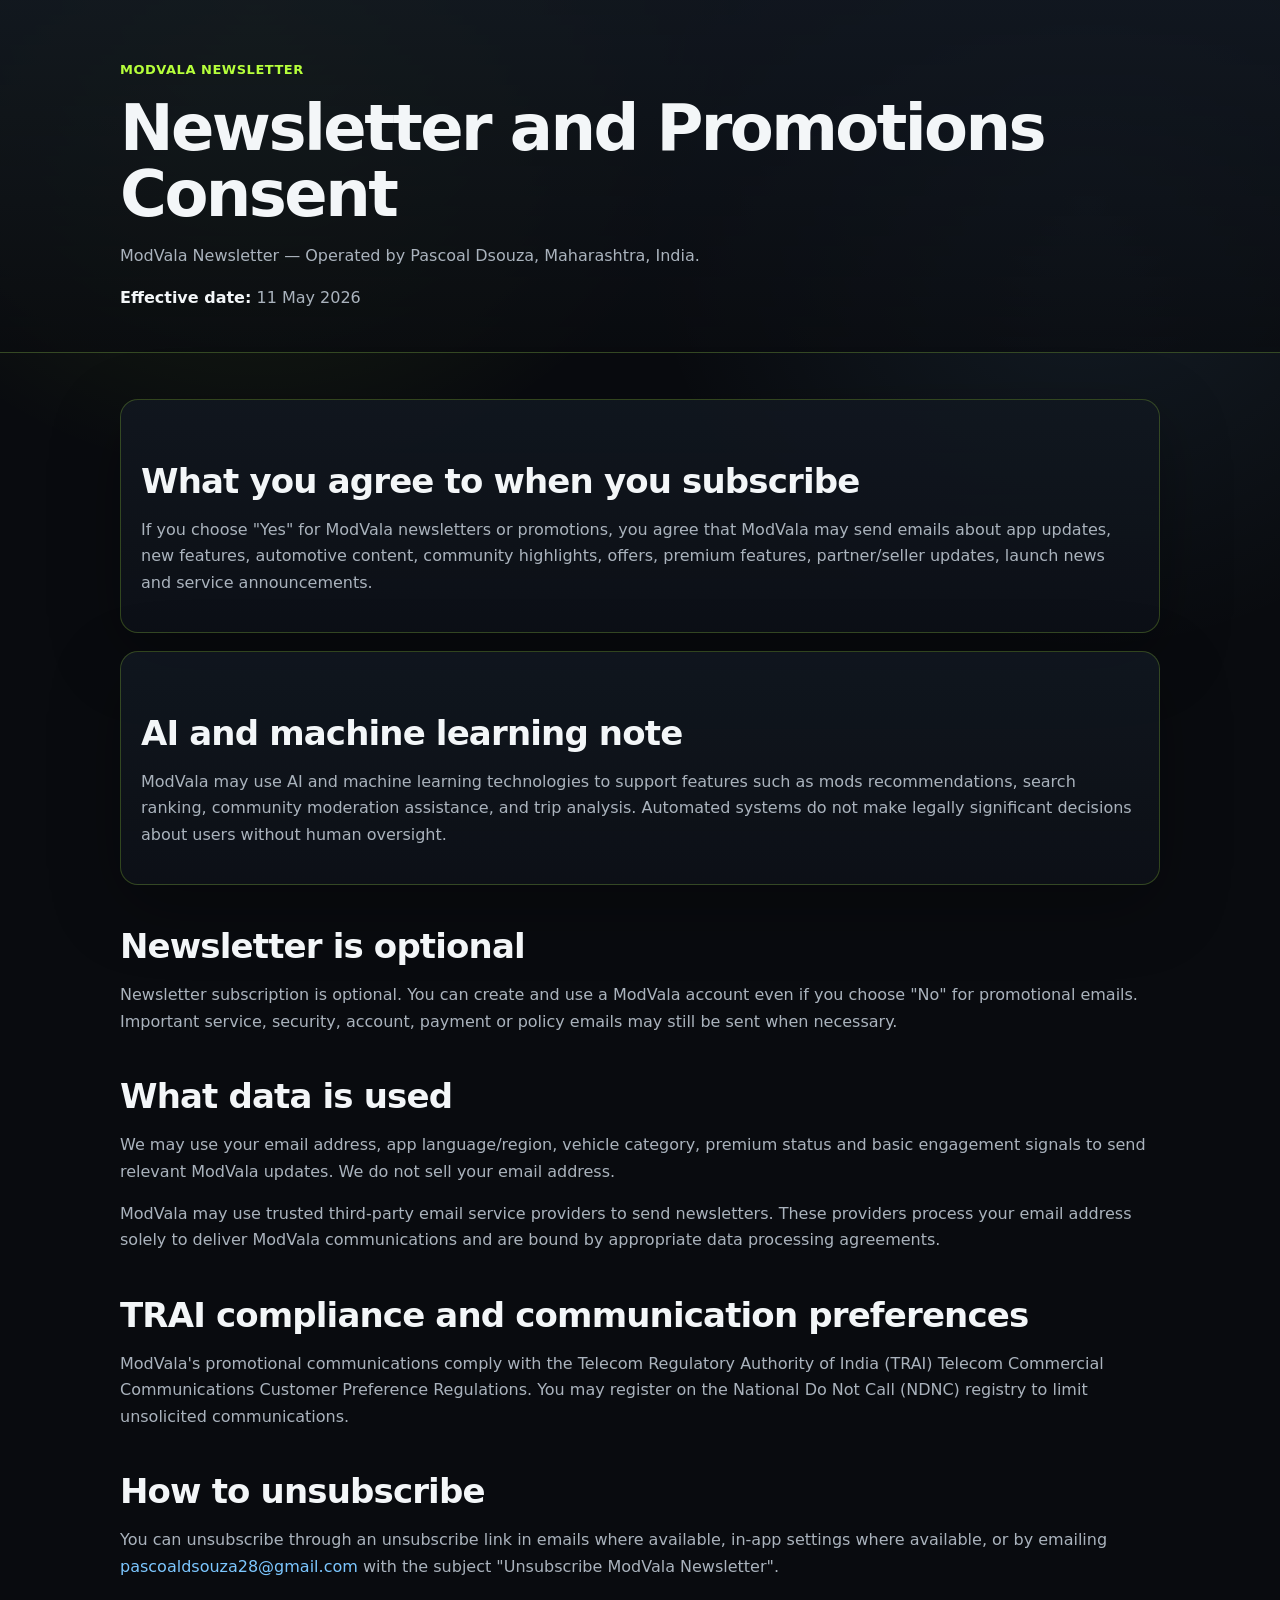
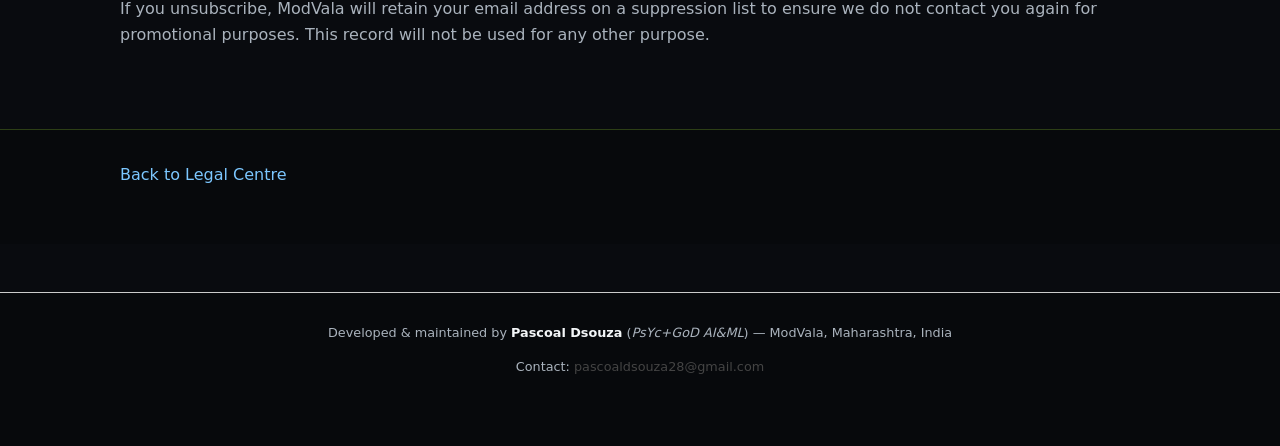
<file: newsletter.html>
<!doctype html>
<html lang="en-IN">
<head>
  <meta charset="utf-8">
  <meta name="viewport" content="width=device-width, initial-scale=1">
  <title>ModVala Newsletter and Promotions Consent</title>
  <meta name="description" content="Newsletter and promotions consent terms for ModVala users, including optional subscription, unsubscribe rights, provider use, TRAI compliance, and suppression-list retention.">
  <meta name="author" content="Pascoal Dsouza">
  <link rel="stylesheet" href="legal.css">
  <style>
    .modvala-footer {
      margin-top: 3rem;
      padding-top: 1rem;
      border-top: 1px solid #ccc;
      text-align: center;
      font-size: 0.8rem;
      color: #666;
      font-family: inherit;
    }
    .modvala-footer a {
      color: #444;
    }
  </style>
</head>
<body>
  <header><div class="wrap">
    <div class="brand">ModVala Newsletter</div>
    <h1>Newsletter and Promotions Consent</h1>
    <p>ModVala Newsletter &mdash; Operated by Pascoal Dsouza, Maharashtra, India.</p>
    <p><strong>Effective date:</strong> 11 May 2026</p>
  </div></header>
  <main>
    <section class="card">
      <h2>What you agree to when you subscribe</h2>
      <p>If you choose "Yes" for ModVala newsletters or promotions, you agree that ModVala may send emails about app updates, new features, automotive content, community highlights, offers, premium features, partner/seller updates, launch news and service announcements.</p>
    </section>
    <section class="card">
      <h2>AI and machine learning note</h2>
      <p>ModVala may use AI and machine learning technologies to support features such as mods recommendations, search ranking, community moderation assistance, and trip analysis. Automated systems do not make legally significant decisions about users without human oversight.</p>
    </section>
    <h2>Newsletter is optional</h2>
    <p>Newsletter subscription is optional. You can create and use a ModVala account even if you choose "No" for promotional emails. Important service, security, account, payment or policy emails may still be sent when necessary.</p>
    <h2>What data is used</h2>
    <p>We may use your email address, app language/region, vehicle category, premium status and basic engagement signals to send relevant ModVala updates. We do not sell your email address.</p>
    <p>ModVala may use trusted third-party email service providers to send newsletters. These providers process your email address solely to deliver ModVala communications and are bound by appropriate data processing agreements.</p>
    <h2>TRAI compliance and communication preferences</h2>
    <p>ModVala's promotional communications comply with the Telecom Regulatory Authority of India (TRAI) Telecom Commercial Communications Customer Preference Regulations. You may register on the National Do Not Call (NDNC) registry to limit unsolicited communications.</p>
    <h2>How to unsubscribe</h2>
    <p>You can unsubscribe through an unsubscribe link in emails where available, in-app settings where available, or by emailing <a href="mailto:pascoaldsouza28@gmail.com">pascoaldsouza28@gmail.com</a> with the subject "Unsubscribe ModVala Newsletter".</p>
    <p>If you unsubscribe, ModVala will retain your email address on a suppression list to ensure we do not contact you again for promotional purposes. This record will not be used for any other purpose.</p>
  </main>
  <footer><div class="wrap"><a href="index.html">Back to Legal Centre</a></div></footer>
  <footer class="modvala-footer">
    <p>Developed &amp; maintained by <strong>Pascoal Dsouza</strong> (<em>PsYc+GoD AI&amp;ML</em>) &mdash; ModVala, Maharashtra, India</p>
    <p>Contact: <a href="mailto:pascoaldsouza28@gmail.com">pascoaldsouza28@gmail.com</a></p>
  </footer>
</body>
</html>
</file>
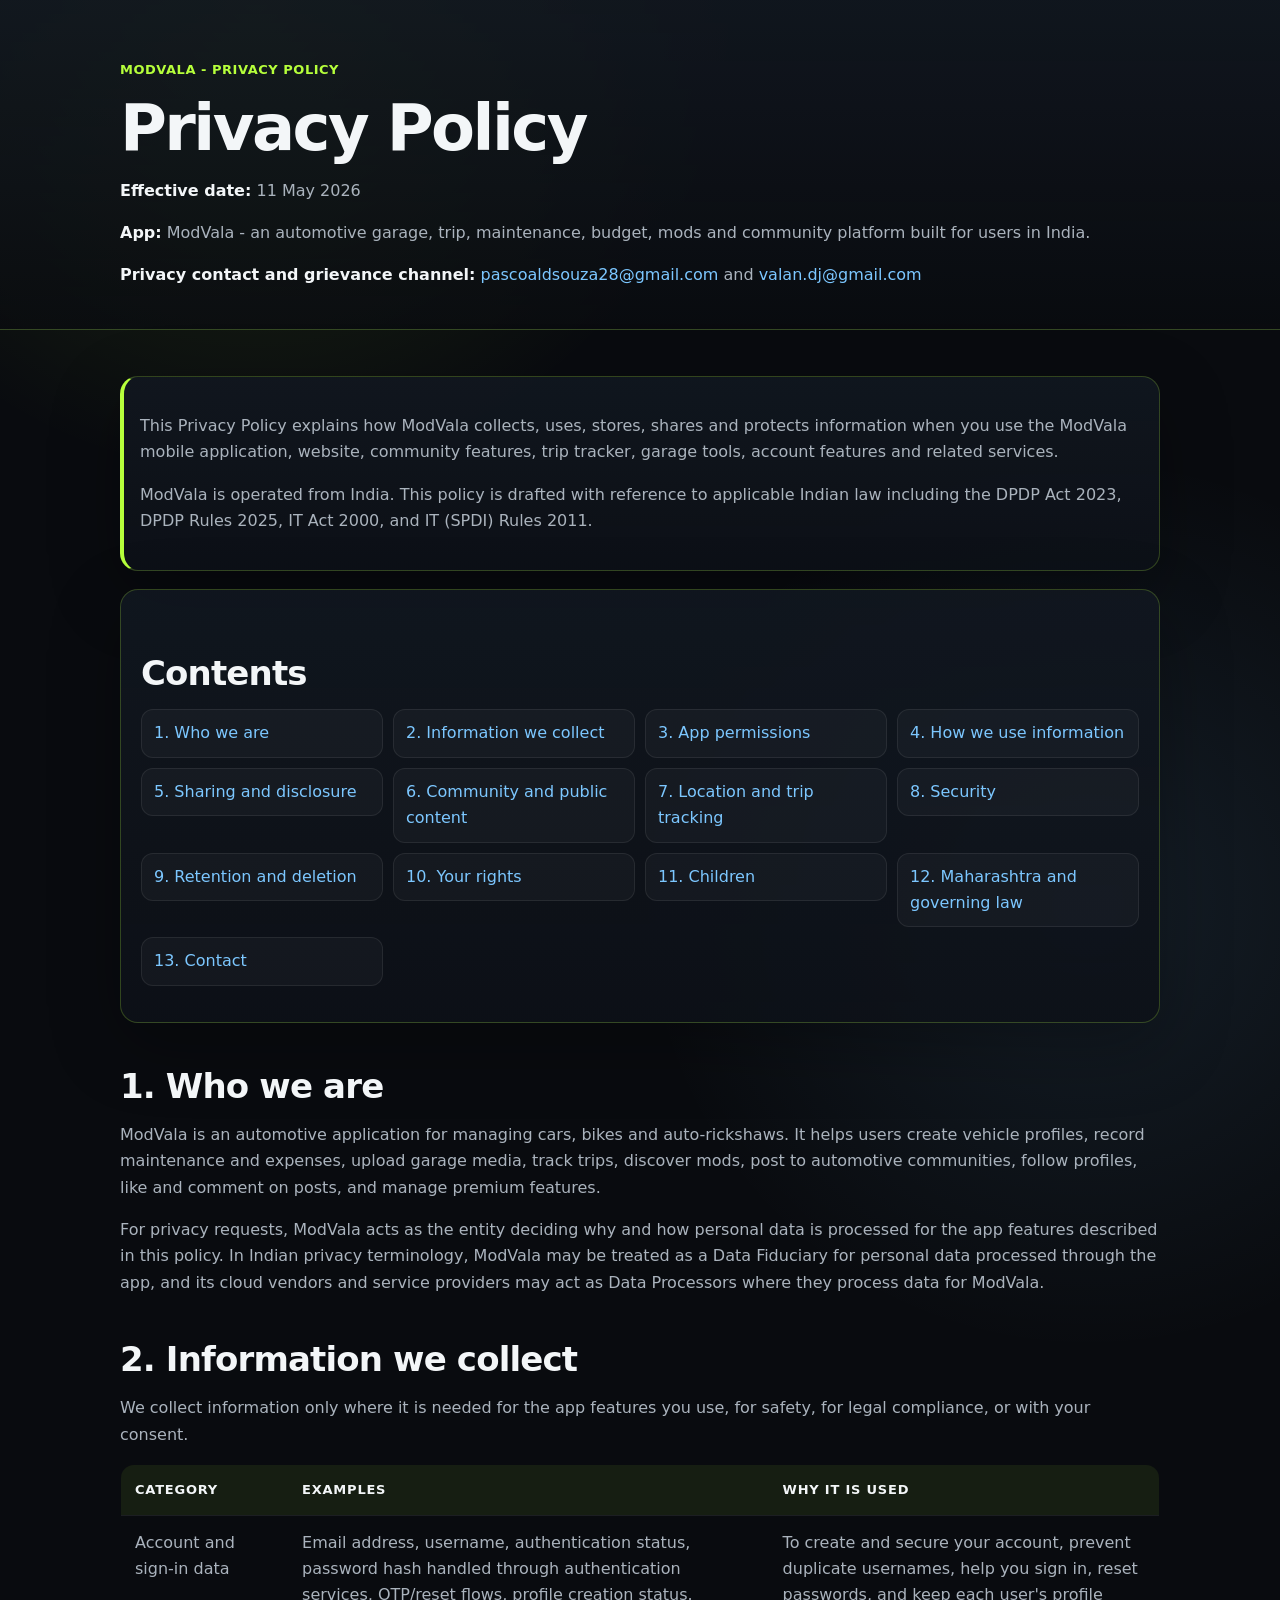
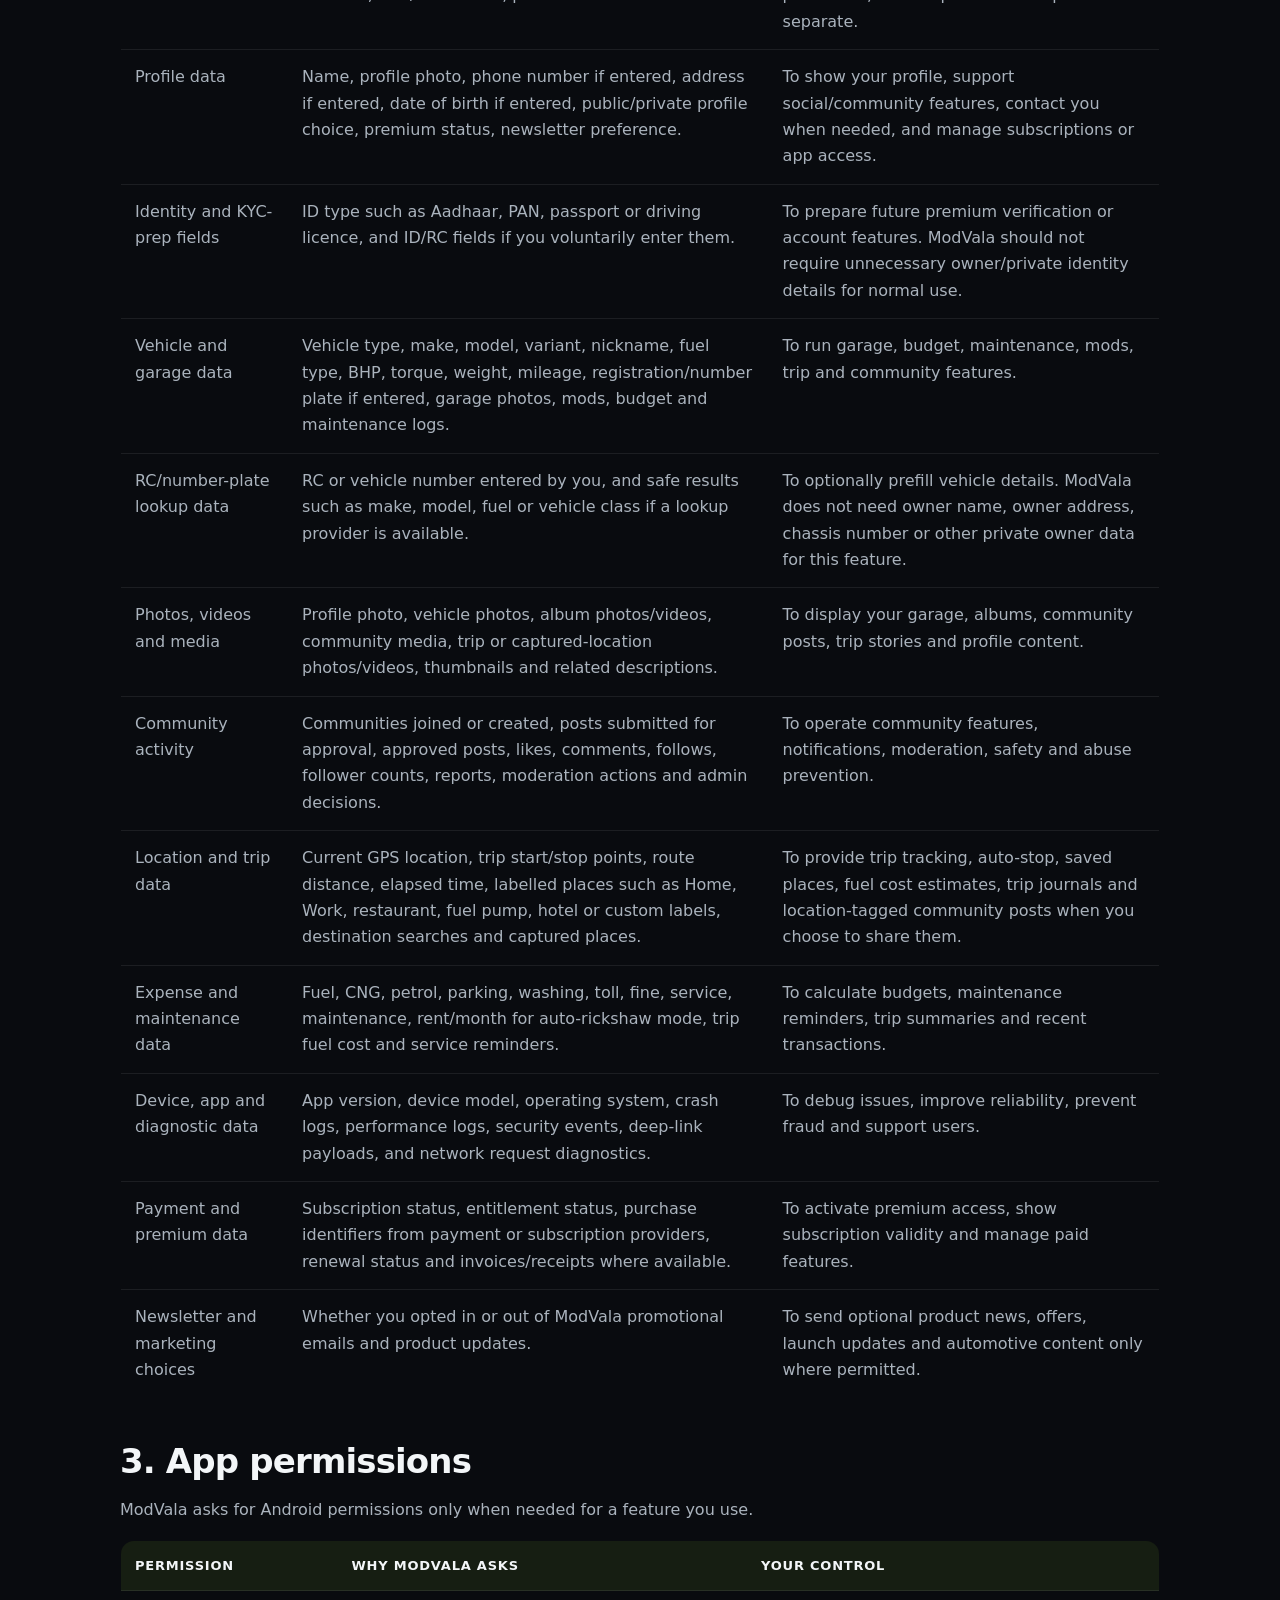
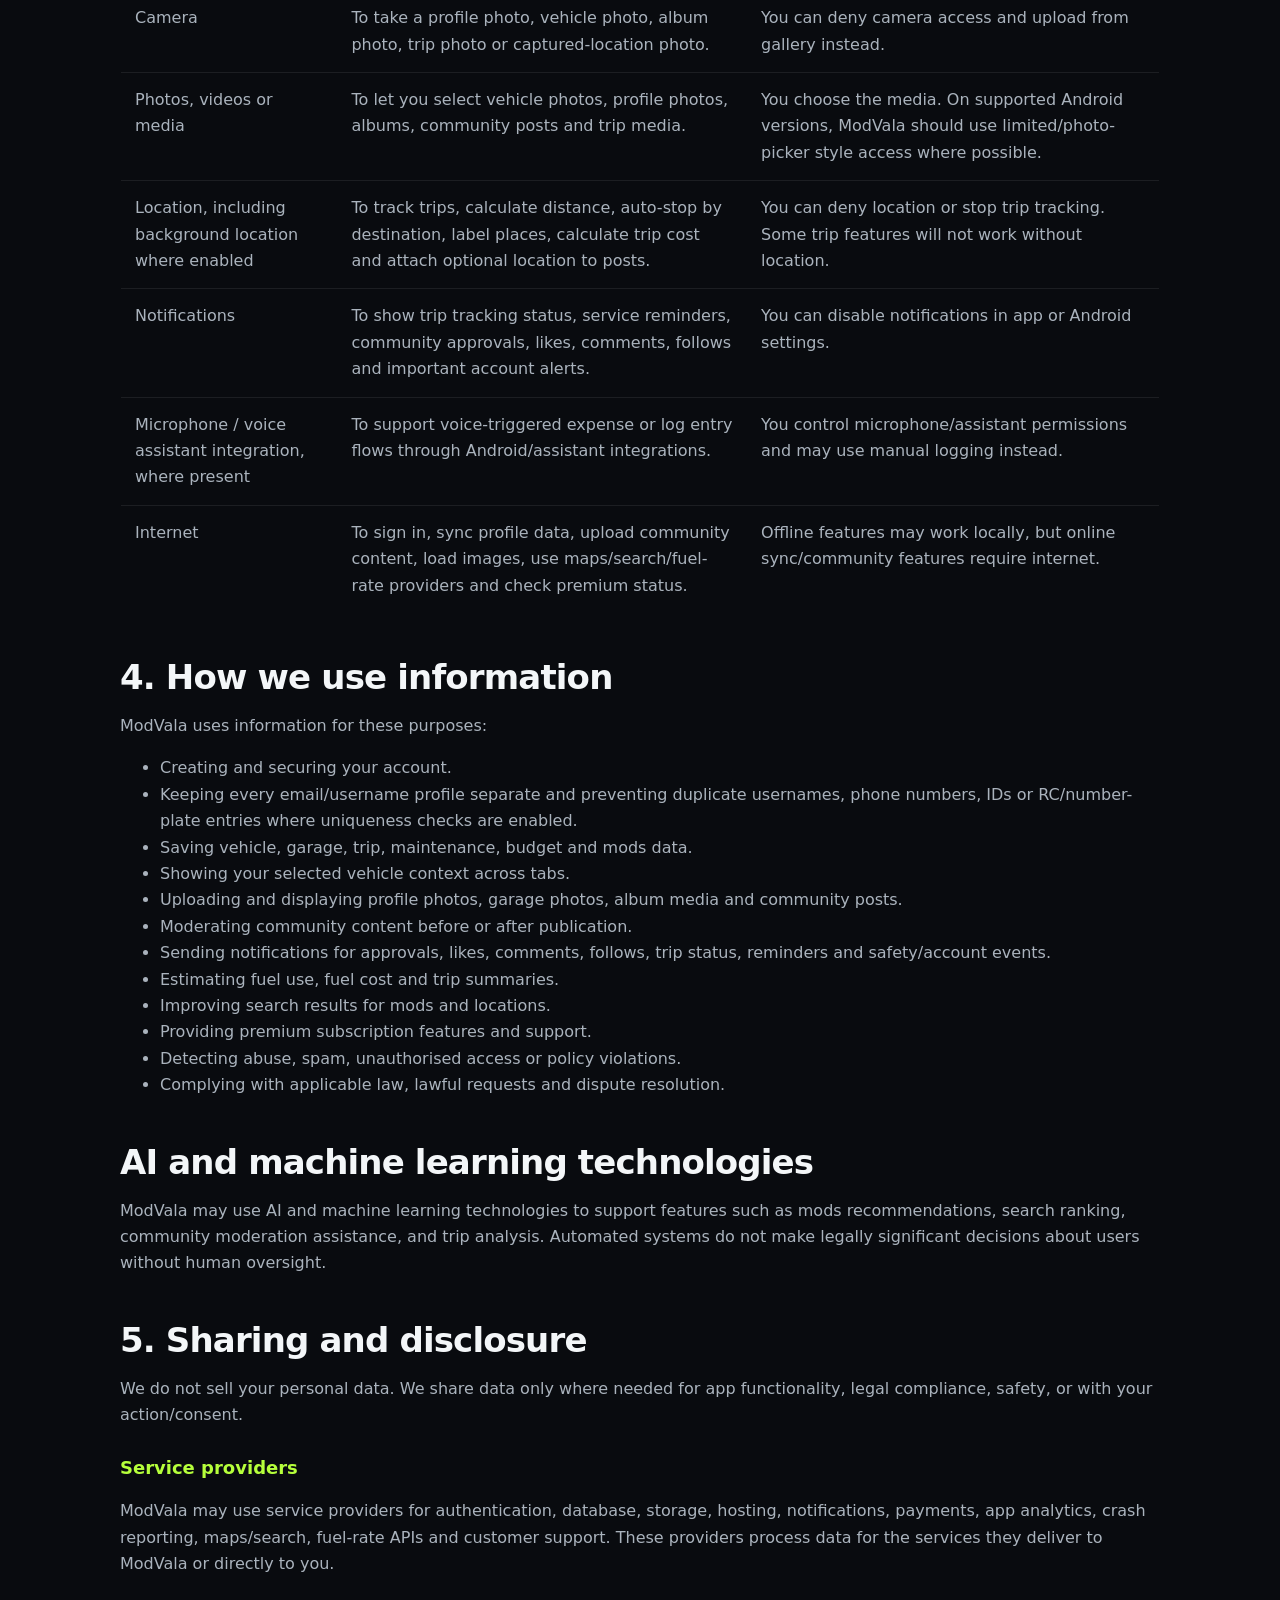
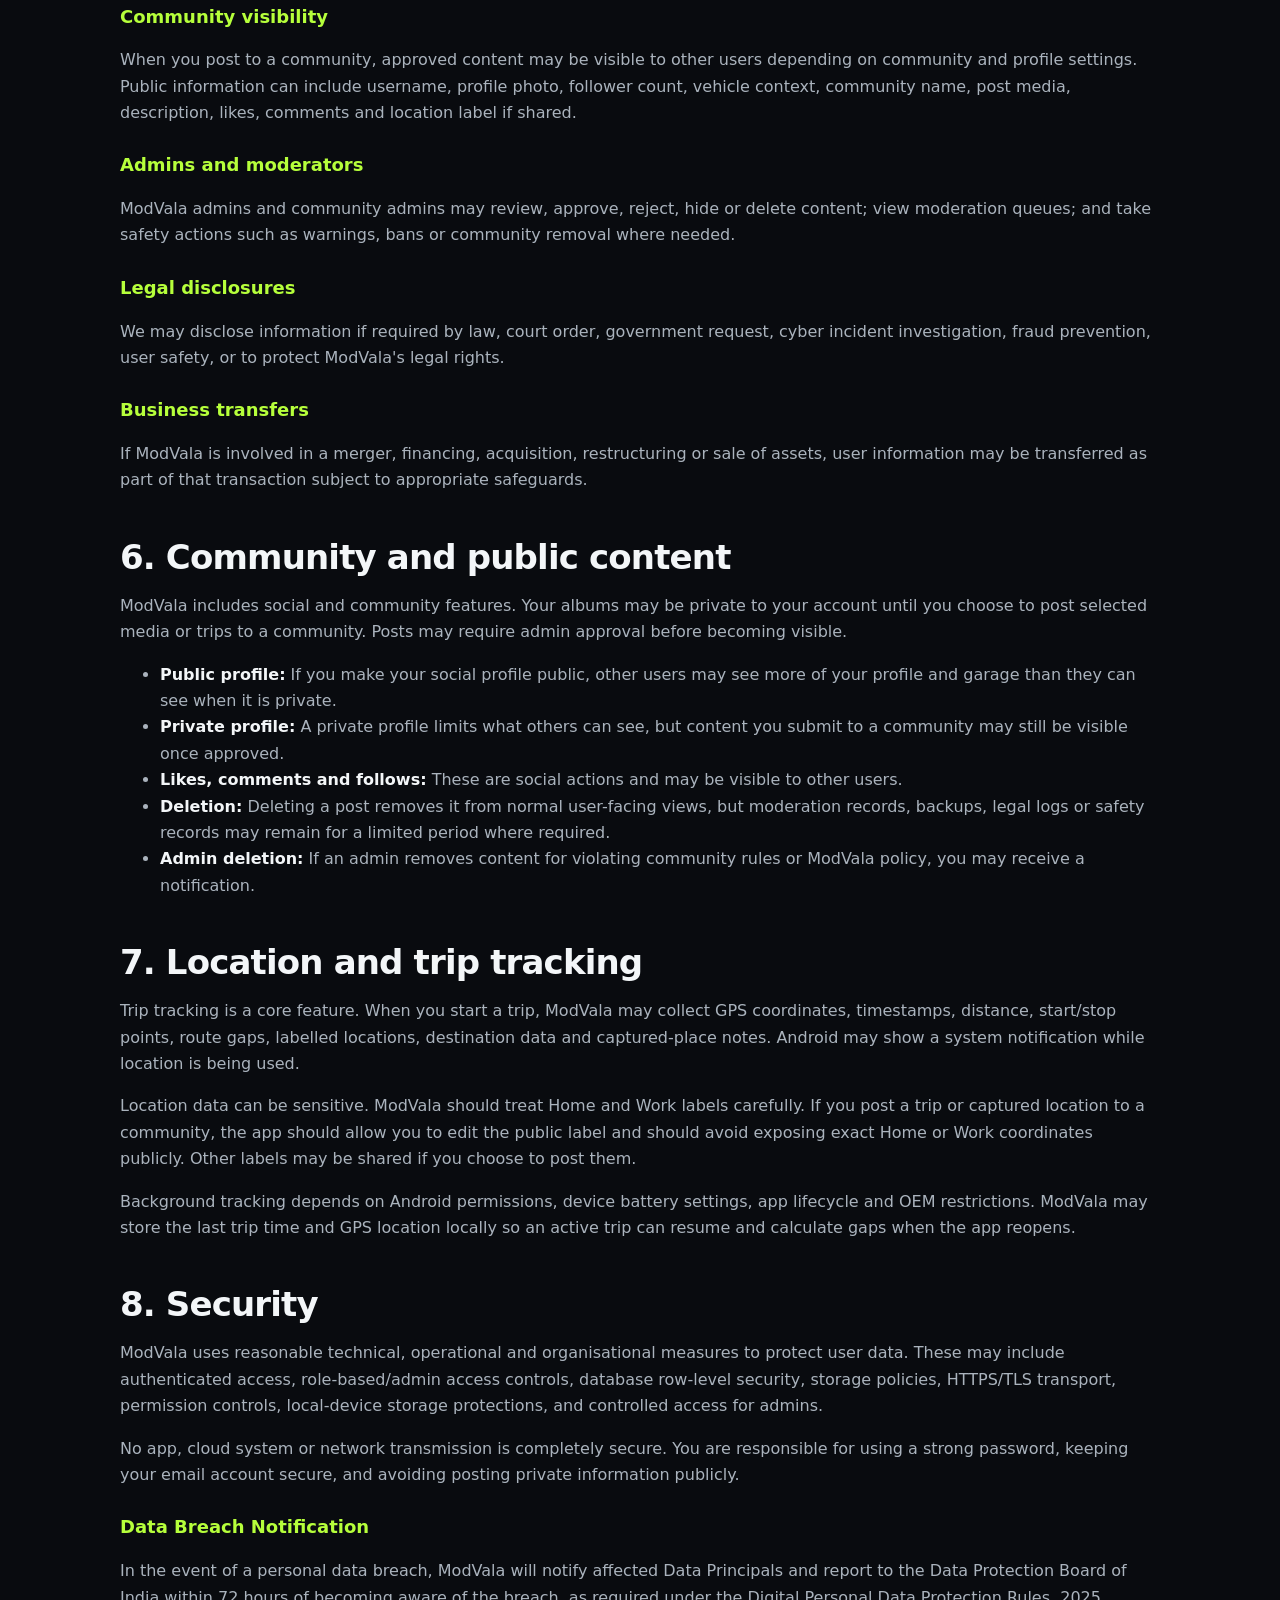
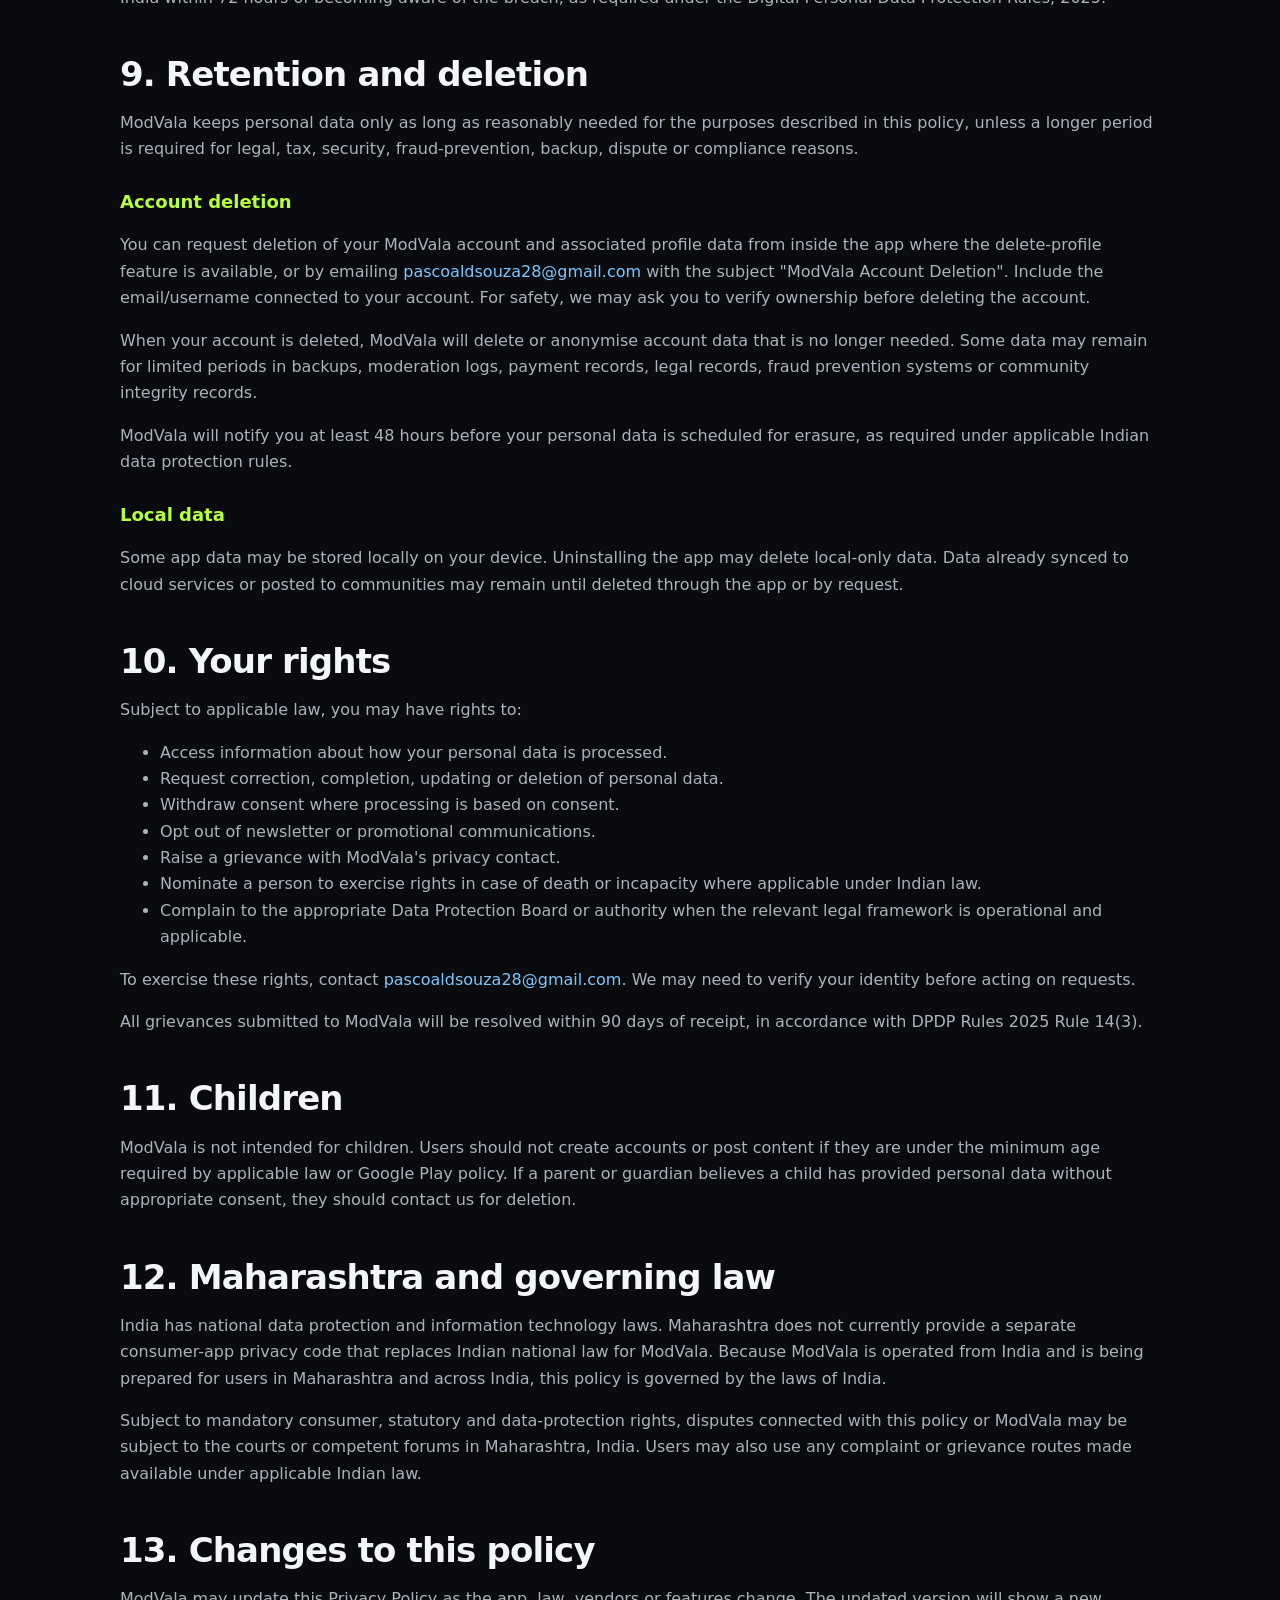
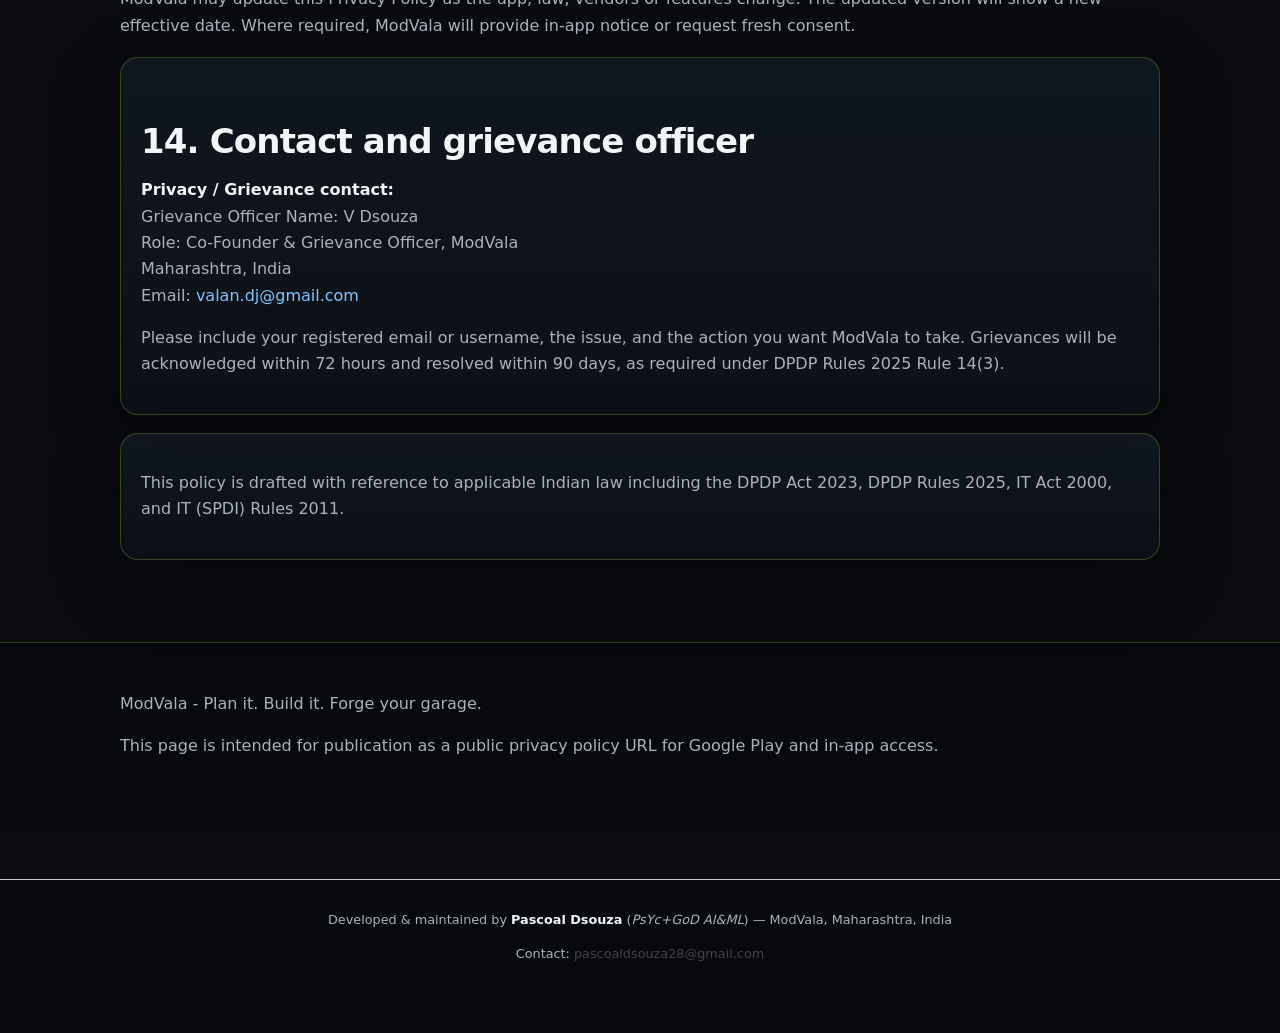
<file: privacy.html>
<!doctype html>
<html lang="en-IN">
<head>
  <meta charset="utf-8">
  <meta name="viewport" content="width=device-width, initial-scale=1">
  <title>ModVala Privacy Policy</title>
  <meta name="description" content="Privacy Policy for ModVala, a garage, trip, maintenance, budget, mods and automotive community app for India.">
  <meta name="author" content="Pascoal Dsouza">
  <style>
    :root {
      color-scheme: dark;
      --bg: #090b0f;
      --panel: #111720;
      --panel-2: #0d1118;
      --text: #f3f6f8;
      --muted: #aab3bd;
      --accent: #b6ff3b;
      --line: rgba(182, 255, 59, 0.22);
      --danger: #ff3b55;
      --link: #7cc7ff;
    }
    * { box-sizing: border-box; }
    body {
      margin: 0;
      background:
        radial-gradient(circle at 20% 0%, rgba(182,255,59,0.14), transparent 30rem),
        radial-gradient(circle at 85% 10%, rgba(124,199,255,0.10), transparent 28rem),
        var(--bg);
      color: var(--text);
      font-family: Inter, ui-sans-serif, system-ui, -apple-system, BlinkMacSystemFont, "Segoe UI", sans-serif;
      line-height: 1.65;
    }
    header {
      padding: 56px 20px 24px;
      border-bottom: 1px solid var(--line);
      background: linear-gradient(180deg, rgba(17, 23, 32, 0.86), rgba(9, 11, 15, 0.72));
    }
    main, .wrap {
      width: min(1040px, calc(100% - 32px));
      margin: 0 auto;
    }
    .brand {
      display: inline-flex;
      align-items: center;
      gap: 12px;
      color: var(--accent);
      font-weight: 900;
      letter-spacing: 0.04em;
      text-transform: uppercase;
      font-size: 13px;
    }
    h1 {
      margin: 14px 0 8px;
      font-size: clamp(34px, 6vw, 64px);
      line-height: 1.02;
      letter-spacing: -0.04em;
    }
    h2 {
      margin: 44px 0 12px;
      font-size: clamp(23px, 3.5vw, 34px);
      line-height: 1.15;
      letter-spacing: -0.025em;
    }
    h3 {
      margin: 24px 0 8px;
      font-size: 18px;
      color: var(--accent);
    }
    p, li { color: var(--muted); }
    strong { color: var(--text); }
    a { color: var(--link); text-decoration: none; }
    a:hover { text-decoration: underline; }
    main { padding: 28px 0 64px; }
    .card {
      background: linear-gradient(180deg, rgba(17,23,32,0.90), rgba(13,17,24,0.86));
      border: 1px solid var(--line);
      border-radius: 18px;
      padding: 20px;
      margin: 18px 0;
      box-shadow: 0 22px 70px rgba(0,0,0,0.28);
    }
    .notice {
      border-left: 4px solid var(--accent);
      padding-left: 16px;
    }
    .danger {
      border-left: 4px solid var(--danger);
      padding-left: 16px;
    }
    table {
      width: 100%;
      border-collapse: collapse;
      overflow: hidden;
      border-radius: 14px;
      margin: 16px 0;
      border: 1px solid rgba(255,255,255,0.08);
    }
    th, td {
      text-align: left;
      vertical-align: top;
      padding: 14px;
      border-bottom: 1px solid rgba(255,255,255,0.08);
    }
    th {
      color: var(--text);
      background: rgba(182,255,59,0.08);
      font-size: 13px;
      text-transform: uppercase;
      letter-spacing: 0.06em;
    }
    td { color: var(--muted); }
    .toc {
      display: grid;
      grid-template-columns: repeat(auto-fit, minmax(220px, 1fr));
      gap: 10px;
      padding-left: 0;
      list-style: none;
    }
    .toc a {
      display: block;
      padding: 10px 12px;
      border: 1px solid rgba(255,255,255,0.08);
      border-radius: 12px;
      background: rgba(255,255,255,0.03);
    }
    footer {
      padding: 32px 20px 56px;
      border-top: 1px solid var(--line);
      color: var(--muted);
      background: rgba(0,0,0,0.18);
    }
    .modvala-footer {
      margin-top: 3rem;
      padding-top: 1rem;
      border-top: 1px solid #ccc;
      text-align: center;
      font-size: 0.8rem;
      color: #666;
      font-family: inherit;
    }
    .modvala-footer a {
      color: #444;
    }
    @media (max-width: 640px) {
      th, td { display: block; width: 100%; }
      tr { display: block; border-bottom: 1px solid rgba(255,255,255,0.08); }
      td { border-bottom: none; }
    }
  </style>
</head>
<body>
  <header>
    <div class="wrap">
      <div class="brand">ModVala - Privacy Policy</div>
      <h1>Privacy Policy</h1>
      <p><strong>Effective date:</strong> 11 May 2026</p>
      <p><strong>App:</strong> ModVala - an automotive garage, trip, maintenance, budget, mods and community platform built for users in India.</p>
      <p><strong>Privacy contact and grievance channel:</strong> <a href="mailto:pascoaldsouza28@gmail.com">pascoaldsouza28@gmail.com</a> and <a href="mailto:valan.dj@gmail.com">valan.dj@gmail.com</a></p>
    </div>
  </header>

  <main>
    <section class="card notice">
      <p>
        This Privacy Policy explains how ModVala collects, uses, stores, shares and protects information when you use the ModVala mobile application, website, community features, trip tracker, garage tools, account features and related services.
      </p>
      <p>
        ModVala is operated from India. This policy is drafted with reference to applicable Indian law including the DPDP Act 2023, DPDP Rules 2025, IT Act 2000, and IT (SPDI) Rules 2011.
      </p>
    </section>

    <section class="card">
      <h2>Contents</h2>
      <ul class="toc">
        <li><a href="#who-we-are">1. Who we are</a></li>
        <li><a href="#data-we-collect">2. Information we collect</a></li>
        <li><a href="#permissions">3. App permissions</a></li>
        <li><a href="#how-we-use-data">4. How we use information</a></li>
        <li><a href="#sharing">5. Sharing and disclosure</a></li>
        <li><a href="#public-content">6. Community and public content</a></li>
        <li><a href="#location">7. Location and trip tracking</a></li>
        <li><a href="#security">8. Security</a></li>
        <li><a href="#retention">9. Retention and deletion</a></li>
        <li><a href="#rights">10. Your rights</a></li>
        <li><a href="#children">11. Children</a></li>
        <li><a href="#maharashtra">12. Maharashtra and governing law</a></li>
        <li><a href="#contact">13. Contact</a></li>
      </ul>
    </section>

    <section id="who-we-are">
      <h2>1. Who we are</h2>
      <p>
        ModVala is an automotive application for managing cars, bikes and auto-rickshaws. It helps users create vehicle profiles, record maintenance and expenses, upload garage media, track trips, discover mods, post to automotive communities, follow profiles, like and comment on posts, and manage premium features.
      </p>
      <p>
        For privacy requests, ModVala acts as the entity deciding why and how personal data is processed for the app features described in this policy. In Indian privacy terminology, ModVala may be treated as a Data Fiduciary for personal data processed through the app, and its cloud vendors and service providers may act as Data Processors where they process data for ModVala.
      </p>
    </section>

    <section id="data-we-collect">
      <h2>2. Information we collect</h2>
      <p>We collect information only where it is needed for the app features you use, for safety, for legal compliance, or with your consent.</p>

      <table>
        <thead>
          <tr><th>Category</th><th>Examples</th><th>Why it is used</th></tr>
        </thead>
        <tbody>
          <tr>
            <td>Account and sign-in data</td>
            <td>Email address, username, authentication status, password hash handled through authentication services, OTP/reset flows, profile creation status.</td>
            <td>To create and secure your account, prevent duplicate usernames, help you sign in, reset passwords, and keep each user's profile separate.</td>
          </tr>
          <tr>
            <td>Profile data</td>
            <td>Name, profile photo, phone number if entered, address if entered, date of birth if entered, public/private profile choice, premium status, newsletter preference.</td>
            <td>To show your profile, support social/community features, contact you when needed, and manage subscriptions or app access.</td>
          </tr>
          <tr>
            <td>Identity and KYC-prep fields</td>
            <td>ID type such as Aadhaar, PAN, passport or driving licence, and ID/RC fields if you voluntarily enter them.</td>
            <td>To prepare future premium verification or account features. ModVala should not require unnecessary owner/private identity details for normal use.</td>
          </tr>
          <tr>
            <td>Vehicle and garage data</td>
            <td>Vehicle type, make, model, variant, nickname, fuel type, BHP, torque, weight, mileage, registration/number plate if entered, garage photos, mods, budget and maintenance logs.</td>
            <td>To run garage, budget, maintenance, mods, trip and community features.</td>
          </tr>
          <tr>
            <td>RC/number-plate lookup data</td>
            <td>RC or vehicle number entered by you, and safe results such as make, model, fuel or vehicle class if a lookup provider is available.</td>
            <td>To optionally prefill vehicle details. ModVala does not need owner name, owner address, chassis number or other private owner data for this feature.</td>
          </tr>
          <tr>
            <td>Photos, videos and media</td>
            <td>Profile photo, vehicle photos, album photos/videos, community media, trip or captured-location photos/videos, thumbnails and related descriptions.</td>
            <td>To display your garage, albums, community posts, trip stories and profile content.</td>
          </tr>
          <tr>
            <td>Community activity</td>
            <td>Communities joined or created, posts submitted for approval, approved posts, likes, comments, follows, follower counts, reports, moderation actions and admin decisions.</td>
            <td>To operate community features, notifications, moderation, safety and abuse prevention.</td>
          </tr>
          <tr>
            <td>Location and trip data</td>
            <td>Current GPS location, trip start/stop points, route distance, elapsed time, labelled places such as Home, Work, restaurant, fuel pump, hotel or custom labels, destination searches and captured places.</td>
            <td>To provide trip tracking, auto-stop, saved places, fuel cost estimates, trip journals and location-tagged community posts when you choose to share them.</td>
          </tr>
          <tr>
            <td>Expense and maintenance data</td>
            <td>Fuel, CNG, petrol, parking, washing, toll, fine, service, maintenance, rent/month for auto-rickshaw mode, trip fuel cost and service reminders.</td>
            <td>To calculate budgets, maintenance reminders, trip summaries and recent transactions.</td>
          </tr>
          <tr>
            <td>Device, app and diagnostic data</td>
            <td>App version, device model, operating system, crash logs, performance logs, security events, deep-link payloads, and network request diagnostics.</td>
            <td>To debug issues, improve reliability, prevent fraud and support users.</td>
          </tr>
          <tr>
            <td>Payment and premium data</td>
            <td>Subscription status, entitlement status, purchase identifiers from payment or subscription providers, renewal status and invoices/receipts where available.</td>
            <td>To activate premium access, show subscription validity and manage paid features.</td>
          </tr>
          <tr>
            <td>Newsletter and marketing choices</td>
            <td>Whether you opted in or out of ModVala promotional emails and product updates.</td>
            <td>To send optional product news, offers, launch updates and automotive content only where permitted.</td>
          </tr>
        </tbody>
      </table>
    </section>

    <section id="permissions">
      <h2>3. App permissions</h2>
      <p>ModVala asks for Android permissions only when needed for a feature you use.</p>
      <table>
        <thead>
          <tr><th>Permission</th><th>Why ModVala asks</th><th>Your control</th></tr>
        </thead>
        <tbody>
          <tr>
            <td>Camera</td>
            <td>To take a profile photo, vehicle photo, album photo, trip photo or captured-location photo.</td>
            <td>You can deny camera access and upload from gallery instead.</td>
          </tr>
          <tr>
            <td>Photos, videos or media</td>
            <td>To let you select vehicle photos, profile photos, albums, community posts and trip media.</td>
            <td>You choose the media. On supported Android versions, ModVala should use limited/photo-picker style access where possible.</td>
          </tr>
          <tr>
            <td>Location, including background location where enabled</td>
            <td>To track trips, calculate distance, auto-stop by destination, label places, calculate trip cost and attach optional location to posts.</td>
            <td>You can deny location or stop trip tracking. Some trip features will not work without location.</td>
          </tr>
          <tr>
            <td>Notifications</td>
            <td>To show trip tracking status, service reminders, community approvals, likes, comments, follows and important account alerts.</td>
            <td>You can disable notifications in app or Android settings.</td>
          </tr>
          <tr>
            <td>Microphone / voice assistant integration, where present</td>
            <td>To support voice-triggered expense or log entry flows through Android/assistant integrations.</td>
            <td>You control microphone/assistant permissions and may use manual logging instead.</td>
          </tr>
          <tr>
            <td>Internet</td>
            <td>To sign in, sync profile data, upload community content, load images, use maps/search/fuel-rate providers and check premium status.</td>
            <td>Offline features may work locally, but online sync/community features require internet.</td>
          </tr>
        </tbody>
      </table>
    </section>

    <section id="how-we-use-data">
      <h2>4. How we use information</h2>
      <p>ModVala uses information for these purposes:</p>
      <ul>
        <li>Creating and securing your account.</li>
        <li>Keeping every email/username profile separate and preventing duplicate usernames, phone numbers, IDs or RC/number-plate entries where uniqueness checks are enabled.</li>
        <li>Saving vehicle, garage, trip, maintenance, budget and mods data.</li>
        <li>Showing your selected vehicle context across tabs.</li>
        <li>Uploading and displaying profile photos, garage photos, album media and community posts.</li>
        <li>Moderating community content before or after publication.</li>
        <li>Sending notifications for approvals, likes, comments, follows, trip status, reminders and safety/account events.</li>
        <li>Estimating fuel use, fuel cost and trip summaries.</li>
        <li>Improving search results for mods and locations.</li>
        <li>Providing premium subscription features and support.</li>
        <li>Detecting abuse, spam, unauthorised access or policy violations.</li>
        <li>Complying with applicable law, lawful requests and dispute resolution.</li>
      </ul>
    </section>

    <section id="ai-ml">
      <h2>AI and machine learning technologies</h2>
      <p>
        ModVala may use AI and machine learning technologies to support features such as mods recommendations, search ranking, community moderation assistance, and trip analysis. Automated systems do not make legally significant decisions about users without human oversight.
      </p>
    </section>

    <section id="sharing">
      <h2>5. Sharing and disclosure</h2>
      <p>We do not sell your personal data. We share data only where needed for app functionality, legal compliance, safety, or with your action/consent.</p>
      <h3>Service providers</h3>
      <p>ModVala may use service providers for authentication, database, storage, hosting, notifications, payments, app analytics, crash reporting, maps/search, fuel-rate APIs and customer support. These providers process data for the services they deliver to ModVala or directly to you.</p>
      <h3>Community visibility</h3>
      <p>When you post to a community, approved content may be visible to other users depending on community and profile settings. Public information can include username, profile photo, follower count, vehicle context, community name, post media, description, likes, comments and location label if shared.</p>
      <h3>Admins and moderators</h3>
      <p>ModVala admins and community admins may review, approve, reject, hide or delete content; view moderation queues; and take safety actions such as warnings, bans or community removal where needed.</p>
      <h3>Legal disclosures</h3>
      <p>We may disclose information if required by law, court order, government request, cyber incident investigation, fraud prevention, user safety, or to protect ModVala's legal rights.</p>
      <h3>Business transfers</h3>
      <p>If ModVala is involved in a merger, financing, acquisition, restructuring or sale of assets, user information may be transferred as part of that transaction subject to appropriate safeguards.</p>
    </section>

    <section id="public-content">
      <h2>6. Community and public content</h2>
      <p>
        ModVala includes social and community features. Your albums may be private to your account until you choose to post selected media or trips to a community. Posts may require admin approval before becoming visible.
      </p>
      <ul>
        <li><strong>Public profile:</strong> If you make your social profile public, other users may see more of your profile and garage than they can see when it is private.</li>
        <li><strong>Private profile:</strong> A private profile limits what others can see, but content you submit to a community may still be visible once approved.</li>
        <li><strong>Likes, comments and follows:</strong> These are social actions and may be visible to other users.</li>
        <li><strong>Deletion:</strong> Deleting a post removes it from normal user-facing views, but moderation records, backups, legal logs or safety records may remain for a limited period where required.</li>
        <li><strong>Admin deletion:</strong> If an admin removes content for violating community rules or ModVala policy, you may receive a notification.</li>
      </ul>
    </section>

    <section id="location">
      <h2>7. Location and trip tracking</h2>
      <p>
        Trip tracking is a core feature. When you start a trip, ModVala may collect GPS coordinates, timestamps, distance, start/stop points, route gaps, labelled locations, destination data and captured-place notes. Android may show a system notification while location is being used.
      </p>
      <p>
        Location data can be sensitive. ModVala should treat Home and Work labels carefully. If you post a trip or captured location to a community, the app should allow you to edit the public label and should avoid exposing exact Home or Work coordinates publicly. Other labels may be shared if you choose to post them.
      </p>
      <p>
        Background tracking depends on Android permissions, device battery settings, app lifecycle and OEM restrictions. ModVala may store the last trip time and GPS location locally so an active trip can resume and calculate gaps when the app reopens.
      </p>
    </section>

    <section id="security">
      <h2>8. Security</h2>
      <p>
        ModVala uses reasonable technical, operational and organisational measures to protect user data. These may include authenticated access, role-based/admin access controls, database row-level security, storage policies, HTTPS/TLS transport, permission controls, local-device storage protections, and controlled access for admins.
      </p>
      <p>
        No app, cloud system or network transmission is completely secure. You are responsible for using a strong password, keeping your email account secure, and avoiding posting private information publicly.
      </p>
      <h3>Data Breach Notification</h3>
      <p>
        In the event of a personal data breach, ModVala will notify affected Data Principals and report to the Data Protection Board of India within 72 hours of becoming aware of the breach, as required under the Digital Personal Data Protection Rules, 2025.
      </p>
    </section>

    <section id="retention">
      <h2>9. Retention and deletion</h2>
      <p>
        ModVala keeps personal data only as long as reasonably needed for the purposes described in this policy, unless a longer period is required for legal, tax, security, fraud-prevention, backup, dispute or compliance reasons.
      </p>
      <h3>Account deletion</h3>
      <p id="account-deletion">
        You can request deletion of your ModVala account and associated profile data from inside the app where the delete-profile feature is available, or by emailing <a href="mailto:pascoaldsouza28@gmail.com">pascoaldsouza28@gmail.com</a> with the subject "ModVala Account Deletion". Include the email/username connected to your account. For safety, we may ask you to verify ownership before deleting the account.
      </p>
      <p>
        When your account is deleted, ModVala will delete or anonymise account data that is no longer needed. Some data may remain for limited periods in backups, moderation logs, payment records, legal records, fraud prevention systems or community integrity records.
      </p>
      <p>
        ModVala will notify you at least 48 hours before your personal data is scheduled for erasure, as required under applicable Indian data protection rules.
      </p>
      <h3>Local data</h3>
      <p>
        Some app data may be stored locally on your device. Uninstalling the app may delete local-only data. Data already synced to cloud services or posted to communities may remain until deleted through the app or by request.
      </p>
    </section>

    <section id="rights">
      <h2>10. Your rights</h2>
      <p>Subject to applicable law, you may have rights to:</p>
      <ul>
        <li>Access information about how your personal data is processed.</li>
        <li>Request correction, completion, updating or deletion of personal data.</li>
        <li>Withdraw consent where processing is based on consent.</li>
        <li>Opt out of newsletter or promotional communications.</li>
        <li>Raise a grievance with ModVala's privacy contact.</li>
        <li>Nominate a person to exercise rights in case of death or incapacity where applicable under Indian law.</li>
        <li>Complain to the appropriate Data Protection Board or authority when the relevant legal framework is operational and applicable.</li>
      </ul>
      <p>
        To exercise these rights, contact <a href="mailto:pascoaldsouza28@gmail.com">pascoaldsouza28@gmail.com</a>. We may need to verify your identity before acting on requests.
      </p>
      <p>
        All grievances submitted to ModVala will be resolved within 90 days of receipt, in accordance with DPDP Rules 2025 Rule 14(3).
      </p>
    </section>

    <section id="children">
      <h2>11. Children</h2>
      <p>
        ModVala is not intended for children. Users should not create accounts or post content if they are under the minimum age required by applicable law or Google Play policy. If a parent or guardian believes a child has provided personal data without appropriate consent, they should contact us for deletion.
      </p>
    </section>

    <section id="maharashtra">
      <h2>12. Maharashtra and governing law</h2>
      <p>
        India has national data protection and information technology laws. Maharashtra does not currently provide a separate consumer-app privacy code that replaces Indian national law for ModVala. Because ModVala is operated from India and is being prepared for users in Maharashtra and across India, this policy is governed by the laws of India.
      </p>
      <p>
        Subject to mandatory consumer, statutory and data-protection rights, disputes connected with this policy or ModVala may be subject to the courts or competent forums in Maharashtra, India. Users may also use any complaint or grievance routes made available under applicable Indian law.
      </p>
    </section>

    <section id="changes">
      <h2>13. Changes to this policy</h2>
      <p>
        ModVala may update this Privacy Policy as the app, law, vendors or features change. The updated version will show a new effective date. Where required, ModVala will provide in-app notice or request fresh consent.
      </p>
    </section>

    <section id="contact" class="card">
      <h2>14. Contact and grievance officer</h2>
      <p>
        <strong>Privacy / Grievance contact:</strong><br>
        Grievance Officer Name: V Dsouza<br>
        Role: Co-Founder &amp; Grievance Officer, ModVala<br>
        Maharashtra, India<br>
        Email: <a href="mailto:valan.dj@gmail.com">valan.dj@gmail.com</a>
      </p>
      <p>
        Please include your registered email or username, the issue, and the action you want ModVala to take. Grievances will be acknowledged within 72 hours and resolved within 90 days, as required under DPDP Rules 2025 Rule 14(3).
      </p>
    </section>

    <section class="card">
      <p>This policy is drafted with reference to applicable Indian law including the DPDP Act 2023, DPDP Rules 2025, IT Act 2000, and IT (SPDI) Rules 2011.</p>
    </section>
  </main>

  <footer>
    <div class="wrap">
      <p>ModVala - Plan it. Build it. Forge your garage.</p>
      <p>This page is intended for publication as a public privacy policy URL for Google Play and in-app access.</p>
    </div>
  </footer>
  <footer class="modvala-footer">
    <p>Developed &amp; maintained by <strong>Pascoal Dsouza</strong> (<em>PsYc+GoD AI&amp;ML</em>) &mdash; ModVala, Maharashtra, India</p>
    <p>Contact: <a href="mailto:pascoaldsouza28@gmail.com">pascoaldsouza28@gmail.com</a></p>
  </footer>
</body>
</html>
</file>
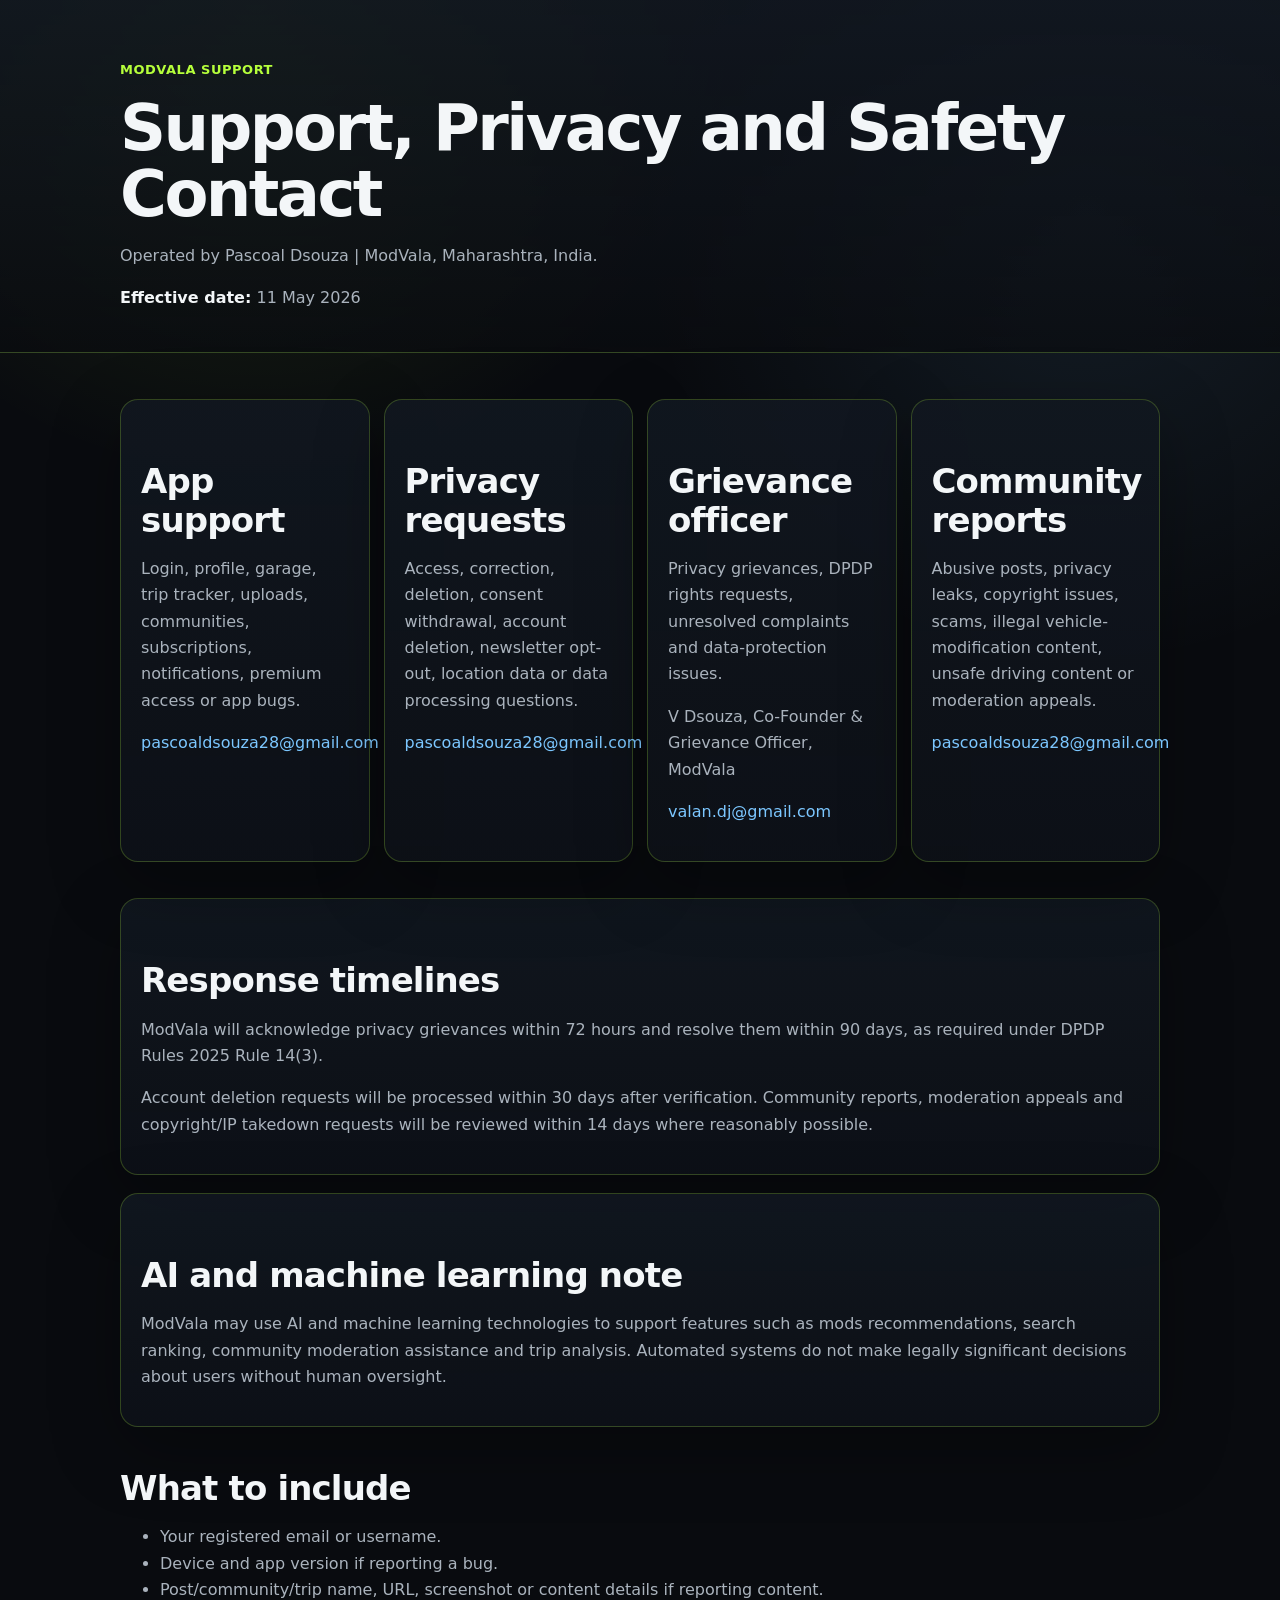
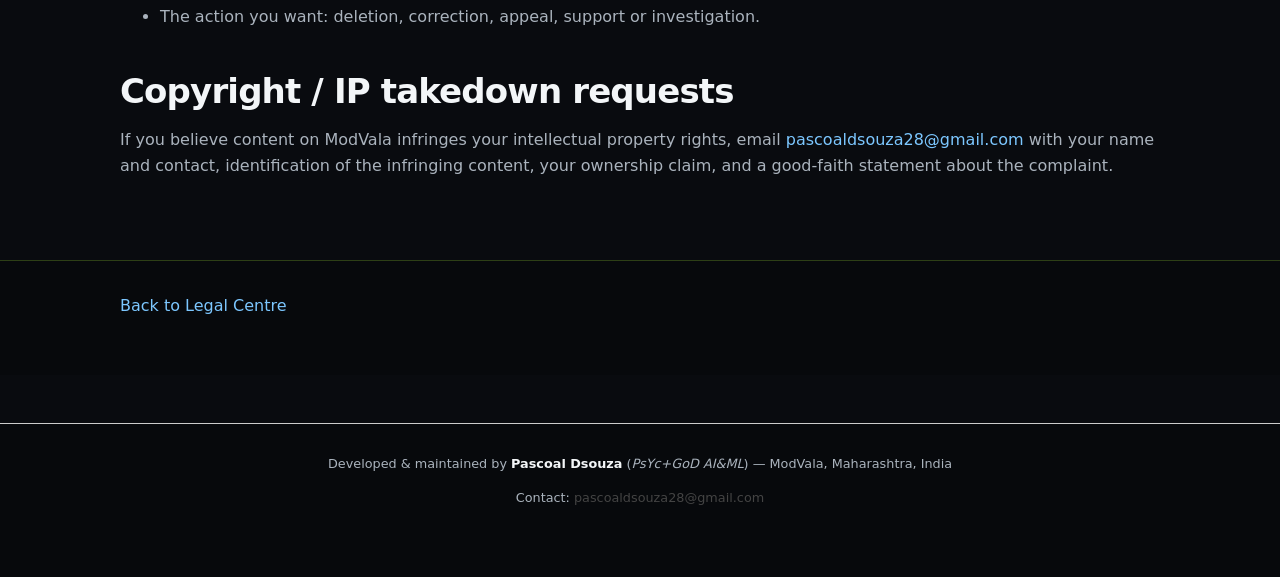
<file: support.html>
<!doctype html>
<html lang="en-IN">
<head>
  <meta charset="utf-8">
  <meta name="viewport" content="width=device-width, initial-scale=1">
  <title>ModVala Support</title>
  <meta name="description" content="Support and grievance contact page for ModVala users, including app support, privacy requests, community reports, copyright issues, appeal timelines and grievance handling.">
  <meta name="author" content="Pascoal Dsouza">
  <link rel="stylesheet" href="legal.css">
  <style>
    .modvala-footer {
      margin-top: 3rem;
      padding-top: 1rem;
      border-top: 1px solid #ccc;
      text-align: center;
      font-size: 0.8rem;
      color: #666;
      font-family: inherit;
    }
    .modvala-footer a {
      color: #444;
    }
  </style>
</head>
<body>
  <header><div class="wrap">
    <div class="brand">ModVala Support</div>
    <h1>Support, Privacy and Safety Contact</h1>
    <p>Operated by Pascoal Dsouza | ModVala, Maharashtra, India.</p>
    <p><strong>Effective date:</strong> 11 May 2026</p>
  </div></header>
  <main>
    <section class="grid">
      <div class="card"><h2>App support</h2><p>Login, profile, garage, trip tracker, uploads, communities, subscriptions, notifications, premium access or app bugs.</p><p><a href="mailto:pascoaldsouza28@gmail.com">pascoaldsouza28@gmail.com</a></p></div>
      <div class="card"><h2>Privacy requests</h2><p>Access, correction, deletion, consent withdrawal, account deletion, newsletter opt-out, location data or data processing questions.</p><p><a href="mailto:pascoaldsouza28@gmail.com">pascoaldsouza28@gmail.com</a></p></div>
      <div class="card"><h2>Grievance officer</h2><p>Privacy grievances, DPDP rights requests, unresolved complaints and data-protection issues.</p><p>V Dsouza, Co-Founder &amp; Grievance Officer, ModVala</p><p><a href="mailto:valan.dj@gmail.com">valan.dj@gmail.com</a></p></div>
      <div class="card"><h2>Community reports</h2><p>Abusive posts, privacy leaks, copyright issues, scams, illegal vehicle-modification content, unsafe driving content or moderation appeals.</p><p><a href="mailto:pascoaldsouza28@gmail.com">pascoaldsouza28@gmail.com</a></p></div>
    </section>
    <section class="card">
      <h2>Response timelines</h2>
      <p>ModVala will acknowledge privacy grievances within 72 hours and resolve them within 90 days, as required under DPDP Rules 2025 Rule 14(3).</p>
      <p>Account deletion requests will be processed within 30 days after verification. Community reports, moderation appeals and copyright/IP takedown requests will be reviewed within 14 days where reasonably possible.</p>
    </section>
    <section class="card">
      <h2>AI and machine learning note</h2>
      <p>ModVala may use AI and machine learning technologies to support features such as mods recommendations, search ranking, community moderation assistance and trip analysis. Automated systems do not make legally significant decisions about users without human oversight.</p>
    </section>
    <h2>What to include</h2>
    <ul>
      <li>Your registered email or username.</li>
      <li>Device and app version if reporting a bug.</li>
      <li>Post/community/trip name, URL, screenshot or content details if reporting content.</li>
      <li>The action you want: deletion, correction, appeal, support or investigation.</li>
    </ul>
    <h2>Copyright / IP takedown requests</h2>
    <p>If you believe content on ModVala infringes your intellectual property rights, email <a href="mailto:pascoaldsouza28@gmail.com">pascoaldsouza28@gmail.com</a> with your name and contact, identification of the infringing content, your ownership claim, and a good-faith statement about the complaint.</p>
  </main>
  <footer><div class="wrap"><a href="index.html">Back to Legal Centre</a></div></footer>
  <footer class="modvala-footer">
    <p>Developed &amp; maintained by <strong>Pascoal Dsouza</strong> (<em>PsYc+GoD AI&amp;ML</em>) &mdash; ModVala, Maharashtra, India</p>
    <p>Contact: <a href="mailto:pascoaldsouza28@gmail.com">pascoaldsouza28@gmail.com</a></p>
  </footer>
</body>
</html>
</file>
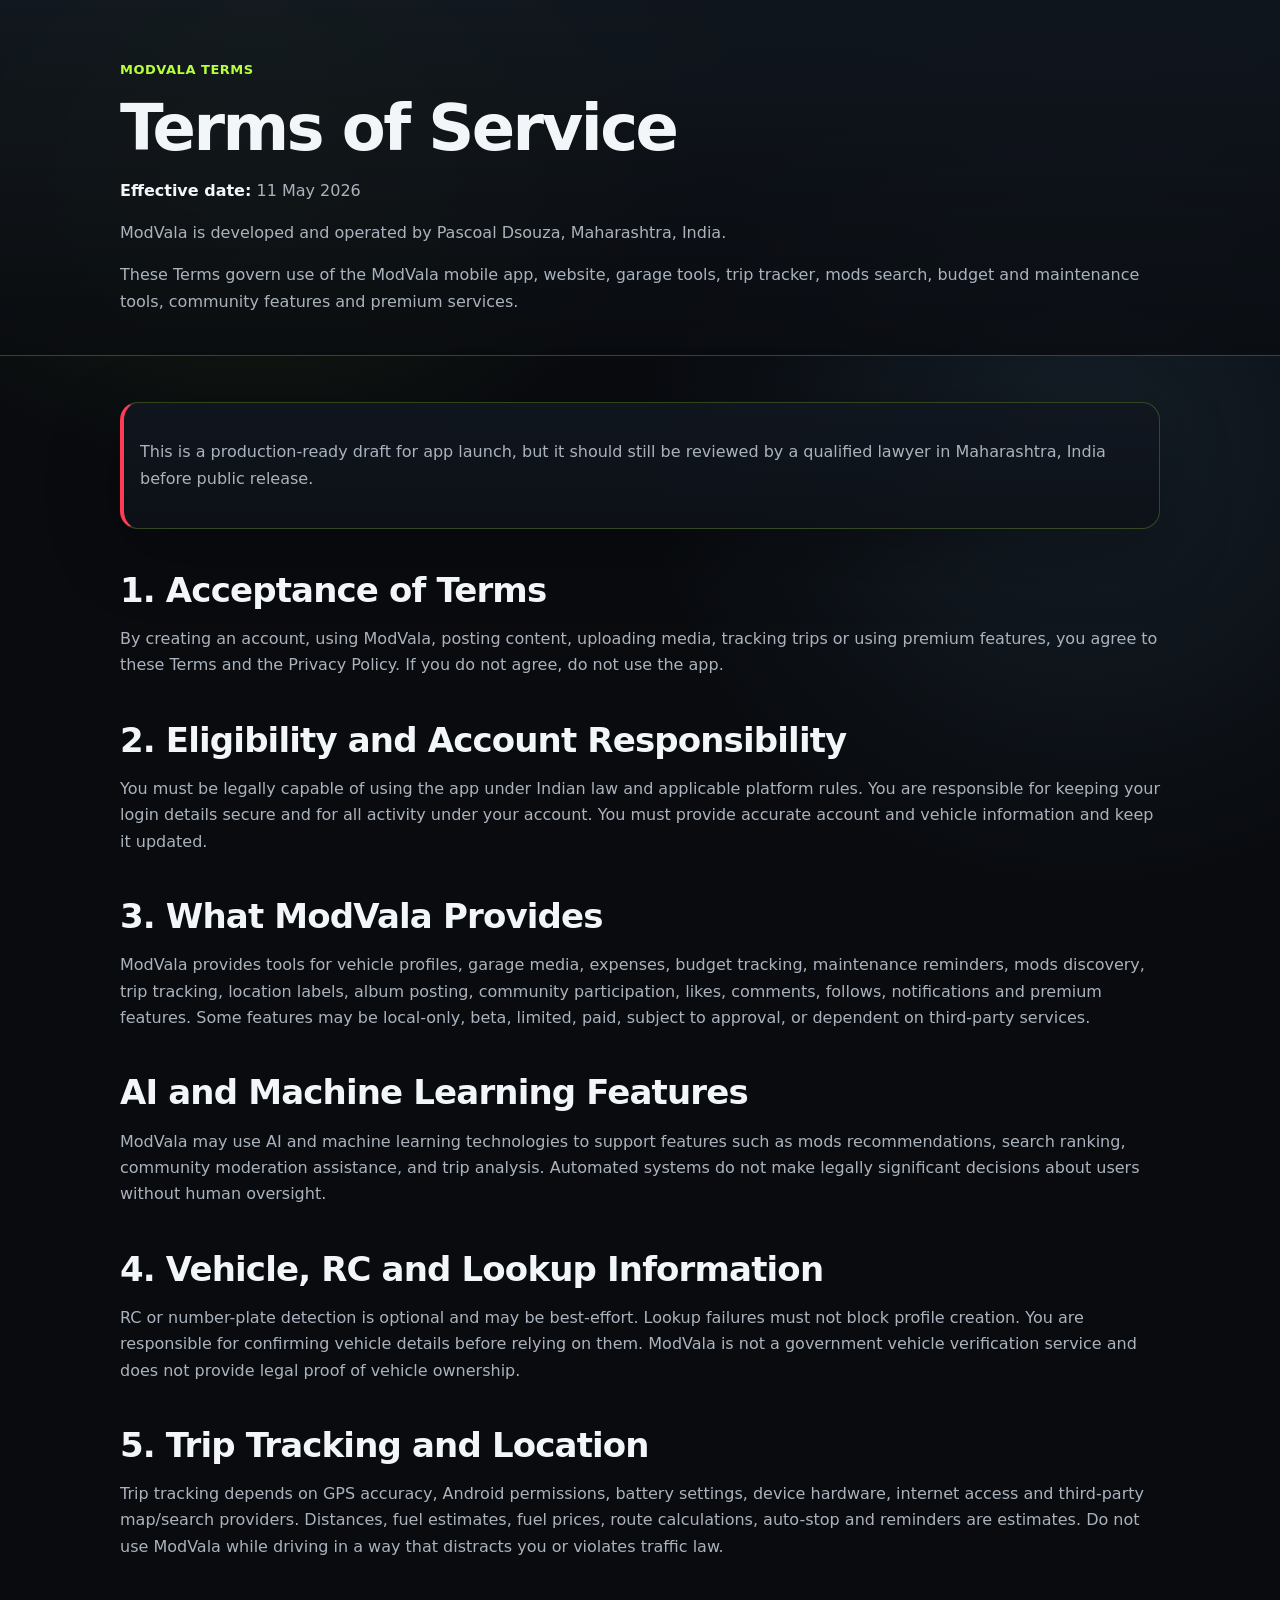
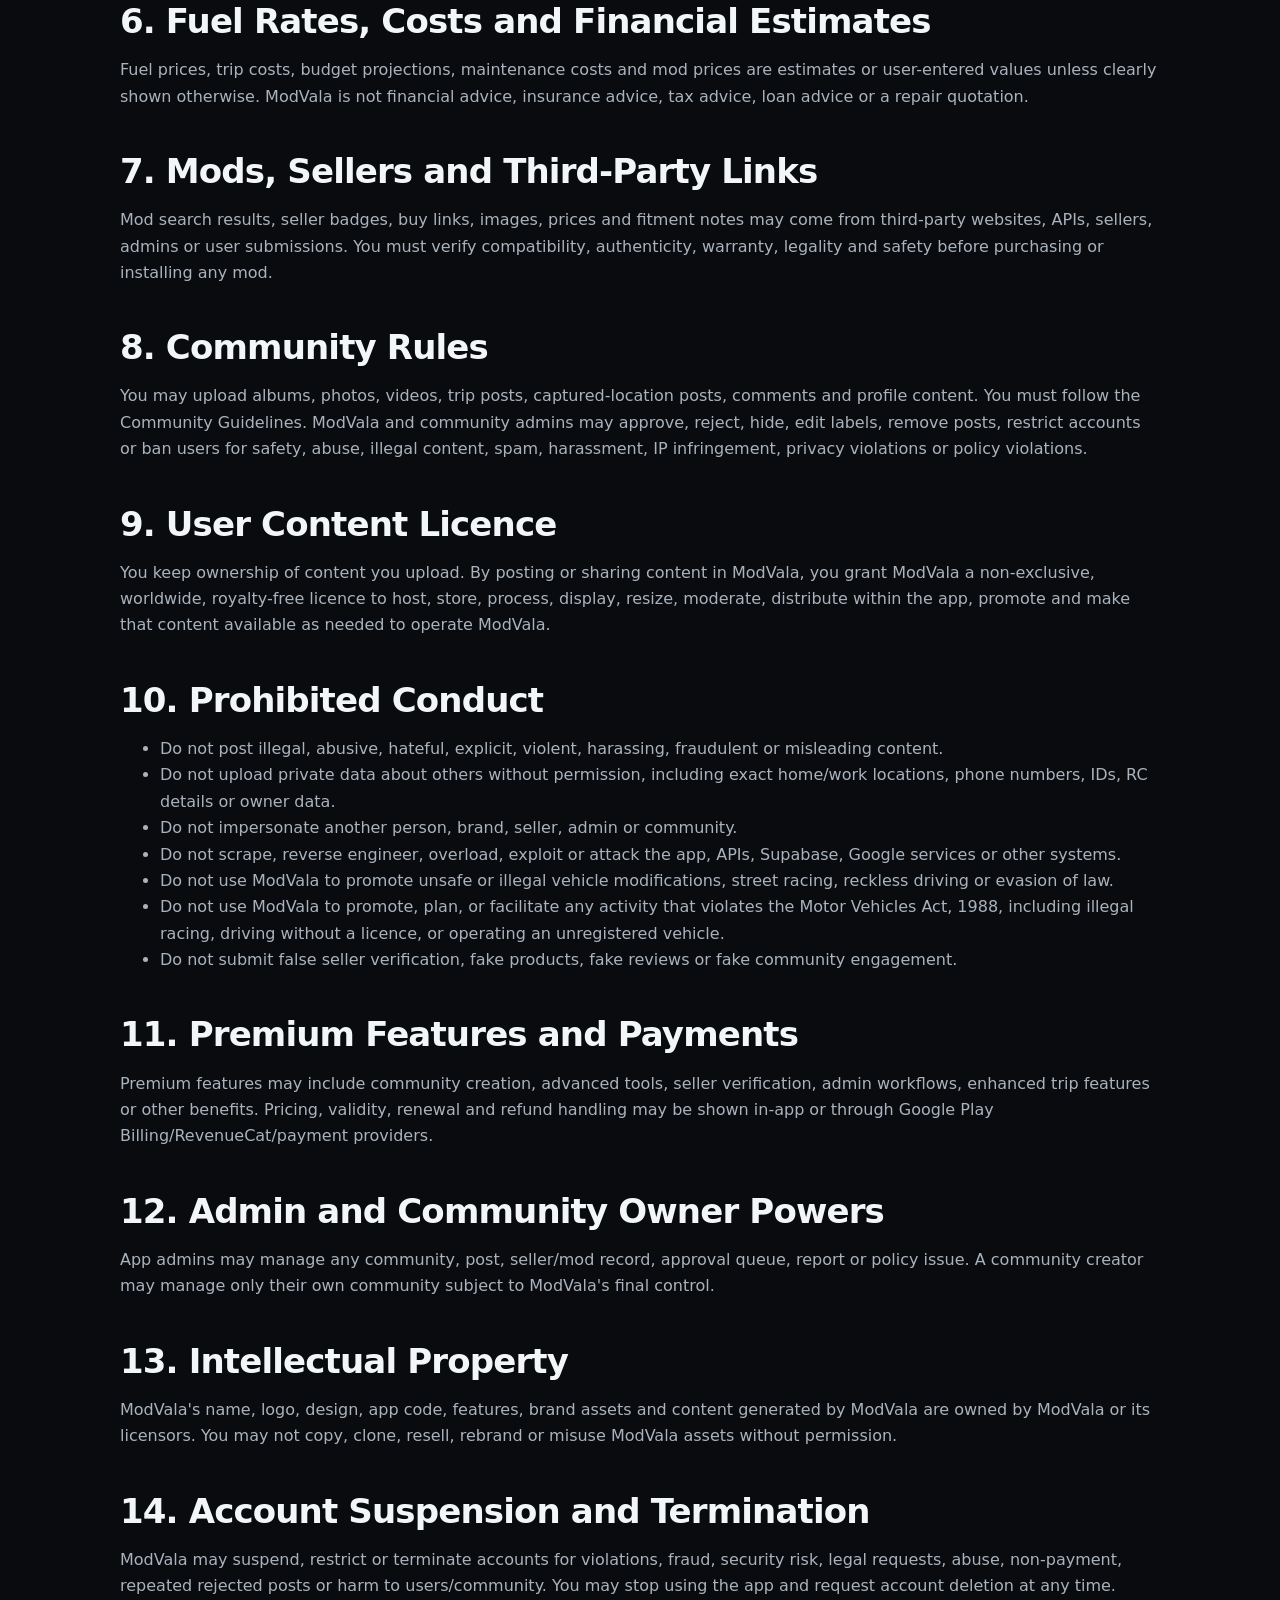
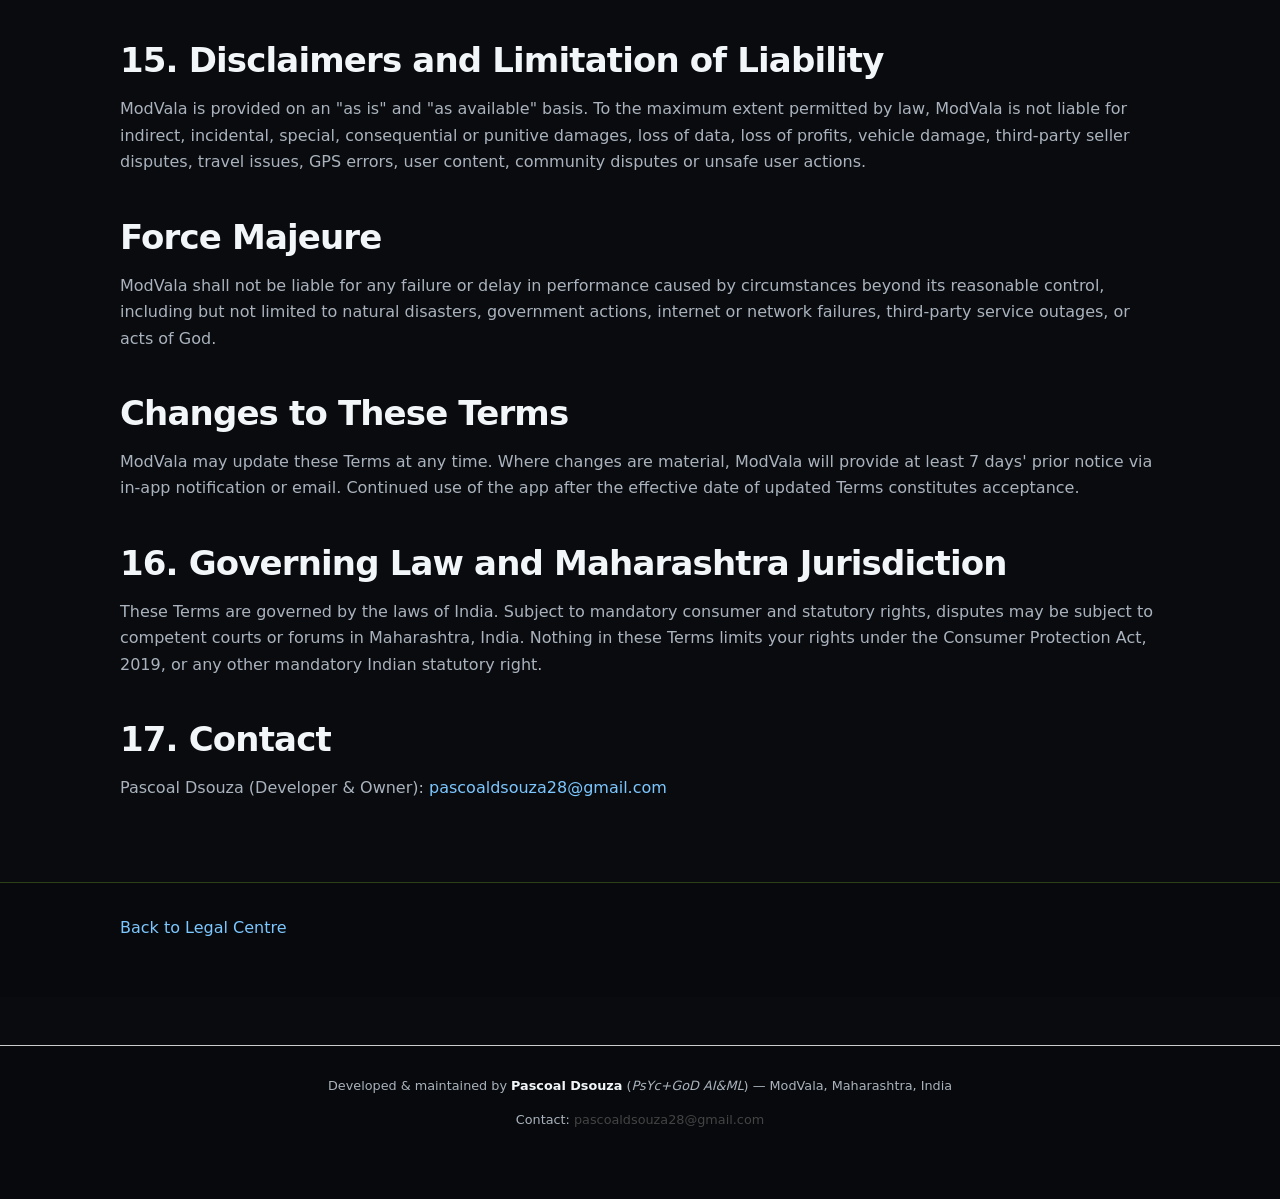
<file: terms.html>
<!doctype html>
<html lang="en-IN">
<head>
  <meta charset="utf-8">
  <meta name="viewport" content="width=device-width, initial-scale=1">
  <title>ModVala Terms of Service</title>
  <meta name="description" content="Terms of Service for ModVala, covering account use, vehicle tools, trip tracking, community features, premium services, and legal conditions in India.">
  <meta name="author" content="Pascoal Dsouza">
  <link rel="stylesheet" href="legal.css">
  <style>
    .modvala-footer {
      margin-top: 3rem;
      padding-top: 1rem;
      border-top: 1px solid #ccc;
      text-align: center;
      font-size: 0.8rem;
      color: #666;
      font-family: inherit;
    }
    .modvala-footer a {
      color: #444;
    }
  </style>
</head>
<body>
  <header>
    <div class="wrap">
      <div class="brand">ModVala Terms</div>
      <h1>Terms of Service</h1>
      <p><strong>Effective date:</strong> 11 May 2026</p>
      <p>ModVala is developed and operated by Pascoal Dsouza, Maharashtra, India.</p>
      <p>These Terms govern use of the ModVala mobile app, website, garage tools, trip tracker, mods search, budget and maintenance tools, community features and premium services.</p>
    </div>
  </header>
  <main>
    <section class="card danger">
      <p>This is a production-ready draft for app launch, but it should still be reviewed by a qualified lawyer in Maharashtra, India before public release.</p>
    </section>
    <h2>1. Acceptance of Terms</h2>
    <p>By creating an account, using ModVala, posting content, uploading media, tracking trips or using premium features, you agree to these Terms and the Privacy Policy. If you do not agree, do not use the app.</p>
    <h2>2. Eligibility and Account Responsibility</h2>
    <p>You must be legally capable of using the app under Indian law and applicable platform rules. You are responsible for keeping your login details secure and for all activity under your account. You must provide accurate account and vehicle information and keep it updated.</p>
    <h2>3. What ModVala Provides</h2>
    <p>ModVala provides tools for vehicle profiles, garage media, expenses, budget tracking, maintenance reminders, mods discovery, trip tracking, location labels, album posting, community participation, likes, comments, follows, notifications and premium features. Some features may be local-only, beta, limited, paid, subject to approval, or dependent on third-party services.</p>
    <h2>AI and Machine Learning Features</h2>
    <p>ModVala may use AI and machine learning technologies to support features such as mods recommendations, search ranking, community moderation assistance, and trip analysis. Automated systems do not make legally significant decisions about users without human oversight.</p>
    <h2>4. Vehicle, RC and Lookup Information</h2>
    <p>RC or number-plate detection is optional and may be best-effort. Lookup failures must not block profile creation. You are responsible for confirming vehicle details before relying on them. ModVala is not a government vehicle verification service and does not provide legal proof of vehicle ownership.</p>
    <h2>5. Trip Tracking and Location</h2>
    <p>Trip tracking depends on GPS accuracy, Android permissions, battery settings, device hardware, internet access and third-party map/search providers. Distances, fuel estimates, fuel prices, route calculations, auto-stop and reminders are estimates. Do not use ModVala while driving in a way that distracts you or violates traffic law.</p>
    <h2>6. Fuel Rates, Costs and Financial Estimates</h2>
    <p>Fuel prices, trip costs, budget projections, maintenance costs and mod prices are estimates or user-entered values unless clearly shown otherwise. ModVala is not financial advice, insurance advice, tax advice, loan advice or a repair quotation.</p>
    <h2>7. Mods, Sellers and Third-Party Links</h2>
    <p>Mod search results, seller badges, buy links, images, prices and fitment notes may come from third-party websites, APIs, sellers, admins or user submissions. You must verify compatibility, authenticity, warranty, legality and safety before purchasing or installing any mod.</p>
    <h2>8. Community Rules</h2>
    <p>You may upload albums, photos, videos, trip posts, captured-location posts, comments and profile content. You must follow the Community Guidelines. ModVala and community admins may approve, reject, hide, edit labels, remove posts, restrict accounts or ban users for safety, abuse, illegal content, spam, harassment, IP infringement, privacy violations or policy violations.</p>
    <h2>9. User Content Licence</h2>
    <p>You keep ownership of content you upload. By posting or sharing content in ModVala, you grant ModVala a non-exclusive, worldwide, royalty-free licence to host, store, process, display, resize, moderate, distribute within the app, promote and make that content available as needed to operate ModVala.</p>
    <h2>10. Prohibited Conduct</h2>
    <ul>
      <li>Do not post illegal, abusive, hateful, explicit, violent, harassing, fraudulent or misleading content.</li>
      <li>Do not upload private data about others without permission, including exact home/work locations, phone numbers, IDs, RC details or owner data.</li>
      <li>Do not impersonate another person, brand, seller, admin or community.</li>
      <li>Do not scrape, reverse engineer, overload, exploit or attack the app, APIs, Supabase, Google services or other systems.</li>
      <li>Do not use ModVala to promote unsafe or illegal vehicle modifications, street racing, reckless driving or evasion of law.</li>
      <li>Do not use ModVala to promote, plan, or facilitate any activity that violates the Motor Vehicles Act, 1988, including illegal racing, driving without a licence, or operating an unregistered vehicle.</li>
      <li>Do not submit false seller verification, fake products, fake reviews or fake community engagement.</li>
    </ul>
    <h2>11. Premium Features and Payments</h2>
    <p>Premium features may include community creation, advanced tools, seller verification, admin workflows, enhanced trip features or other benefits. Pricing, validity, renewal and refund handling may be shown in-app or through Google Play Billing/RevenueCat/payment providers.</p>
    <h2>12. Admin and Community Owner Powers</h2>
    <p>App admins may manage any community, post, seller/mod record, approval queue, report or policy issue. A community creator may manage only their own community subject to ModVala's final control.</p>
    <h2>13. Intellectual Property</h2>
    <p>ModVala's name, logo, design, app code, features, brand assets and content generated by ModVala are owned by ModVala or its licensors. You may not copy, clone, resell, rebrand or misuse ModVala assets without permission.</p>
    <h2>14. Account Suspension and Termination</h2>
    <p>ModVala may suspend, restrict or terminate accounts for violations, fraud, security risk, legal requests, abuse, non-payment, repeated rejected posts or harm to users/community. You may stop using the app and request account deletion at any time.</p>
    <h2>15. Disclaimers and Limitation of Liability</h2>
    <p>ModVala is provided on an "as is" and "as available" basis. To the maximum extent permitted by law, ModVala is not liable for indirect, incidental, special, consequential or punitive damages, loss of data, loss of profits, vehicle damage, third-party seller disputes, travel issues, GPS errors, user content, community disputes or unsafe user actions.</p>
    <h2>Force Majeure</h2>
    <p>ModVala shall not be liable for any failure or delay in performance caused by circumstances beyond its reasonable control, including but not limited to natural disasters, government actions, internet or network failures, third-party service outages, or acts of God.</p>
    <h2>Changes to These Terms</h2>
    <p>ModVala may update these Terms at any time. Where changes are material, ModVala will provide at least 7 days' prior notice via in-app notification or email. Continued use of the app after the effective date of updated Terms constitutes acceptance.</p>
    <h2>16. Governing Law and Maharashtra Jurisdiction</h2>
    <p>These Terms are governed by the laws of India. Subject to mandatory consumer and statutory rights, disputes may be subject to competent courts or forums in Maharashtra, India. Nothing in these Terms limits your rights under the Consumer Protection Act, 2019, or any other mandatory Indian statutory right.</p>
    <h2>17. Contact</h2>
    <p>Pascoal Dsouza (Developer &amp; Owner): <a href="mailto:pascoaldsouza28@gmail.com">pascoaldsouza28@gmail.com</a></p>
  </main>
  <footer><div class="wrap"><a href="index.html">Back to Legal Centre</a></div></footer>
  <footer class="modvala-footer">
    <p>Developed &amp; maintained by <strong>Pascoal Dsouza</strong> (<em>PsYc+GoD AI&amp;ML</em>) &mdash; ModVala, Maharashtra, India</p>
    <p>Contact: <a href="mailto:pascoaldsouza28@gmail.com">pascoaldsouza28@gmail.com</a></p>
  </footer>
</body>
</html>
</file>
<file: legal.css>
:root {
  color-scheme: dark;
  --bg: #090b0f;
  --panel: #111720;
  --text: #f3f6f8;
  --muted: #aab3bd;
  --accent: #b6ff3b;
  --line: rgba(182, 255, 59, 0.22);
  --danger: #ff3b55;
  --link: #7cc7ff;
}
* { box-sizing: border-box; }
body {
  margin: 0;
  background:
    radial-gradient(circle at 20% 0%, rgba(182,255,59,0.14), transparent 30rem),
    radial-gradient(circle at 85% 10%, rgba(124,199,255,0.10), transparent 28rem),
    var(--bg);
  color: var(--text);
  font-family: Inter, ui-sans-serif, system-ui, -apple-system, BlinkMacSystemFont, "Segoe UI", sans-serif;
  line-height: 1.65;
}
header {
  padding: 56px 20px 24px;
  border-bottom: 1px solid var(--line);
  background: linear-gradient(180deg, rgba(17, 23, 32, 0.86), rgba(9, 11, 15, 0.72));
}
main, .wrap {
  width: min(1040px, calc(100% - 32px));
  margin: 0 auto;
}
main { padding: 28px 0 64px; }
.brand {
  display: inline-flex;
  color: var(--accent);
  font-weight: 900;
  letter-spacing: 0.04em;
  text-transform: uppercase;
  font-size: 13px;
}
h1 {
  margin: 14px 0 8px;
  font-size: clamp(34px, 6vw, 64px);
  line-height: 1.02;
  letter-spacing: -0.04em;
}
h2 {
  margin: 42px 0 12px;
  font-size: clamp(23px, 3.5vw, 34px);
  line-height: 1.15;
  letter-spacing: -0.025em;
}
h3 {
  margin: 24px 0 8px;
  color: var(--accent);
}
p, li { color: var(--muted); }
strong { color: var(--text); }
a { color: var(--link); text-decoration: none; }
a:hover { text-decoration: underline; }
.card {
  background: linear-gradient(180deg, rgba(17,23,32,0.90), rgba(13,17,24,0.86));
  border: 1px solid var(--line);
  border-radius: 18px;
  padding: 20px;
  margin: 18px 0;
  box-shadow: 0 22px 70px rgba(0,0,0,0.28);
}
.grid {
  display: grid;
  grid-template-columns: repeat(auto-fit, minmax(240px, 1fr));
  gap: 14px;
}
.danger { border-left: 4px solid var(--danger); padding-left: 16px; }
footer {
  padding: 32px 20px 56px;
  border-top: 1px solid var(--line);
  color: var(--muted);
  background: rgba(0,0,0,0.18);
}
</file>
